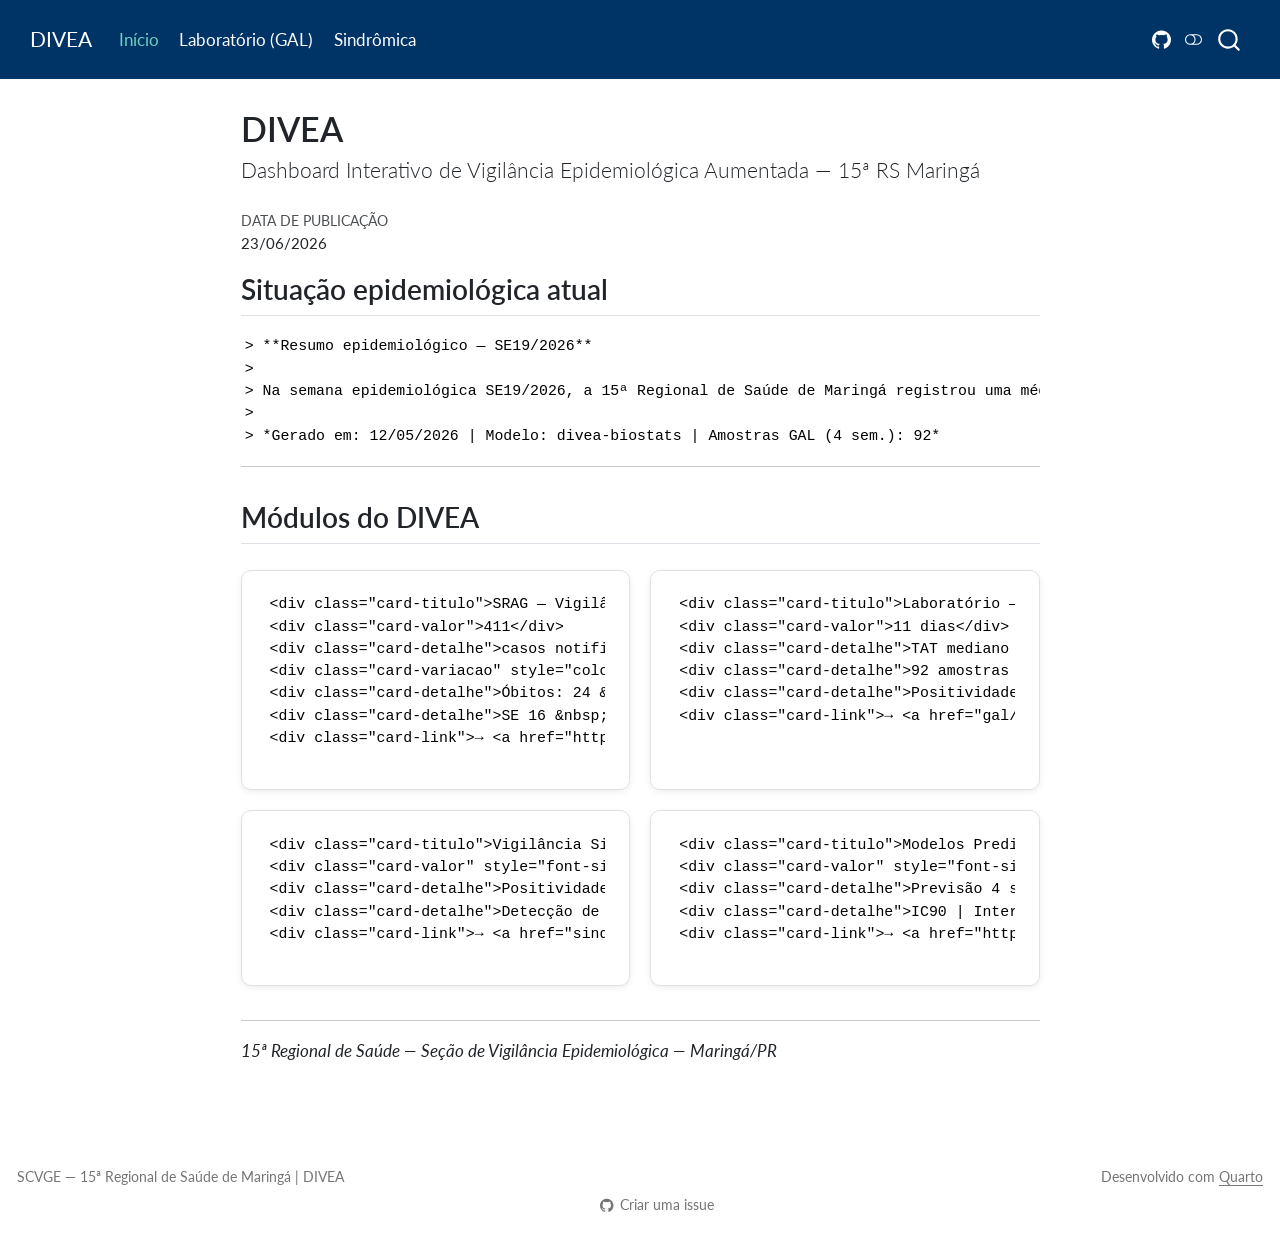
<file: docs/index.html>
<!DOCTYPE html>
<html xmlns="http://www.w3.org/1999/xhtml" lang="pt-BR" xml:lang="pt-BR"><head>

<meta charset="utf-8">
<meta name="generator" content="quarto-1.6.42">

<meta name="viewport" content="width=device-width, initial-scale=1.0, user-scalable=yes">


<title>DIVEA</title>
<style>
code{white-space: pre-wrap;}
span.smallcaps{font-variant: small-caps;}
div.columns{display: flex; gap: min(4vw, 1.5em);}
div.column{flex: auto; overflow-x: auto;}
div.hanging-indent{margin-left: 1.5em; text-indent: -1.5em;}
ul.task-list{list-style: none;}
ul.task-list li input[type="checkbox"] {
  width: 0.8em;
  margin: 0 0.8em 0.2em -1em; /* quarto-specific, see https://github.com/quarto-dev/quarto-cli/issues/4556 */ 
  vertical-align: middle;
}
</style>


<script src="site_libs/quarto-nav/quarto-nav.js"></script>
<script src="site_libs/quarto-nav/headroom.min.js"></script>
<script src="site_libs/clipboard/clipboard.min.js"></script>
<script src="site_libs/quarto-search/autocomplete.umd.js"></script>
<script src="site_libs/quarto-search/fuse.min.js"></script>
<script src="site_libs/quarto-search/quarto-search.js"></script>
<meta name="quarto:offset" content="./">
<script src="site_libs/quarto-html/quarto.js"></script>
<script src="site_libs/quarto-html/popper.min.js"></script>
<script src="site_libs/quarto-html/tippy.umd.min.js"></script>
<script src="site_libs/quarto-html/anchor.min.js"></script>
<link href="site_libs/quarto-html/tippy.css" rel="stylesheet">
<link href="site_libs/quarto-html/quarto-syntax-highlighting-2f5df379a58b258e96c21c0638c20c03.css" rel="stylesheet" class="quarto-color-scheme" id="quarto-text-highlighting-styles">
<link href="site_libs/quarto-html/quarto-syntax-highlighting-dark-b53751a350365c71b6c909e95f209ed1.css" rel="prefetch" class="quarto-color-scheme quarto-color-alternate" id="quarto-text-highlighting-styles">
<script src="site_libs/bootstrap/bootstrap.min.js"></script>
<link href="site_libs/bootstrap/bootstrap-icons.css" rel="stylesheet">
<link href="site_libs/bootstrap/bootstrap-c77d825158ff9deb2d9abb36619f6421.min.css" rel="stylesheet" append-hash="true" class="quarto-color-scheme" id="quarto-bootstrap" data-mode="light">
<link href="site_libs/bootstrap/bootstrap-dark-461fa23e56cb108241aca3fc94d9fae1.min.css" rel="prefetch" append-hash="true" class="quarto-color-scheme quarto-color-alternate" id="quarto-bootstrap" data-mode="dark">
<script id="quarto-search-options" type="application/json">{
  "location": "navbar",
  "copy-button": false,
  "collapse-after": 3,
  "panel-placement": "end",
  "type": "overlay",
  "limit": 50,
  "keyboard-shortcut": [
    "f",
    "/",
    "s"
  ],
  "show-item-context": false,
  "language": {
    "search-no-results-text": "Nenhum resultado",
    "search-matching-documents-text": "documentos correspondentes",
    "search-copy-link-title": "Copiar link para a busca",
    "search-hide-matches-text": "Esconder correspondências adicionais",
    "search-more-match-text": "mais correspondência neste documento",
    "search-more-matches-text": "mais correspondências neste documento",
    "search-clear-button-title": "Limpar",
    "search-text-placeholder": "",
    "search-detached-cancel-button-title": "Cancelar",
    "search-submit-button-title": "Enviar",
    "search-label": "Procurar"
  }
}</script>


</head>

<body class="nav-fixed fullcontent">

<div id="quarto-search-results"></div>
  <header id="quarto-header" class="headroom fixed-top">
    <nav class="navbar navbar-expand-lg " data-bs-theme="dark">
      <div class="navbar-container container-fluid">
      <div class="navbar-brand-container mx-auto">
    <a class="navbar-brand" href="./index.html">
    <span class="navbar-title">DIVEA</span>
    </a>
  </div>
            <div id="quarto-search" class="" title="Procurar"></div>
          <button class="navbar-toggler" type="button" data-bs-toggle="collapse" data-bs-target="#navbarCollapse" aria-controls="navbarCollapse" role="menu" aria-expanded="false" aria-label="Alternar de navegação" onclick="if (window.quartoToggleHeadroom) { window.quartoToggleHeadroom(); }">
  <span class="navbar-toggler-icon"></span>
</button>
          <div class="collapse navbar-collapse" id="navbarCollapse">
            <ul class="navbar-nav navbar-nav-scroll me-auto">
  <li class="nav-item">
    <a class="nav-link active" href="./index.html" aria-current="page"> 
<span class="menu-text">Início</span></a>
  </li>  
  <li class="nav-item">
    <a class="nav-link" href="./gal/index.html"> 
<span class="menu-text">Laboratório (GAL)</span></a>
  </li>  
  <li class="nav-item">
    <a class="nav-link" href="./sindromica/index.html"> 
<span class="menu-text">Sindrômica</span></a>
  </li>  
</ul>
            <ul class="navbar-nav navbar-nav-scroll ms-auto">
  <li class="nav-item compact">
    <a class="nav-link" href="https://github.com/valentim1979/divea-tese"> <i class="bi bi-github" role="img">
</i> 
<span class="menu-text"></span></a>
  </li>  
</ul>
          </div> <!-- /navcollapse -->
            <div class="quarto-navbar-tools">
  <a href="" class="quarto-color-scheme-toggle quarto-navigation-tool  px-1" onclick="window.quartoToggleColorScheme(); return false;" title="Alternar modo escuro"><i class="bi"></i></a>
</div>
      </div> <!-- /container-fluid -->
    </nav>
</header>
<!-- content -->
<div id="quarto-content" class="quarto-container page-columns page-rows-contents page-layout-article page-navbar">
<!-- sidebar -->
<!-- margin-sidebar -->
    
<!-- main -->
<main class="content" id="quarto-document-content">

<header id="title-block-header" class="quarto-title-block default">
<div class="quarto-title">
<h1 class="title">DIVEA</h1>
<p class="subtitle lead">Dashboard Interativo de Vigilância Epidemiológica Aumentada — 15ª RS Maringá</p>
</div>



<div class="quarto-title-meta">

    
    <div>
    <div class="quarto-title-meta-heading">Data de Publicação</div>
    <div class="quarto-title-meta-contents">
      <p class="date">23/06/2026</p>
    </div>
  </div>
  
    
  </div>
  


</header>


<style>
.divea-cards {
  display: grid;
  grid-template-columns: repeat(auto-fit, minmax(260px, 1fr));
  gap: 1.2rem;
  margin: 1.5rem 0 2rem 0;
}
.divea-card {
  border: 1px solid #dee2e6;
  border-radius: 10px;
  padding: 1.2rem 1.4rem;
  background: #fff;
  box-shadow: 0 2px 6px rgba(0,0,0,.07);
  display: flex;
  flex-direction: column;
  gap: .4rem;
}
.divea-card .card-titulo {
  font-size: .8rem;
  font-weight: 600;
  text-transform: uppercase;
  letter-spacing: .05em;
  color: #6c757d;
}
.divea-card .card-valor {
  font-size: 2rem;
  font-weight: 700;
  color: #003366;
  line-height: 1.1;
}
.divea-card .card-detalhe { font-size: .85rem; color: #495057; }
.divea-card .card-variacao { font-size: .9rem; font-weight: 600; }
.divea-card .card-link {
  margin-top: auto;
  padding-top: .6rem;
  font-size: .82rem;
}
.divea-card .card-link a {
  color: #003366;
  text-decoration: none;
  border-bottom: 1px dashed #003366;
}
.divea-card .card-link a:hover { border-bottom-style: solid; }
.card-tag-dev {
  display: inline-block;
  background: #fff3cd;
  color: #856404;
  border-radius: 4px;
  font-size: .75rem;
  padding: 2px 7px;
  font-weight: 600;
}
</style>
<section id="situação-epidemiológica-atual" class="level2">
<h2 class="anchored" data-anchor-id="situação-epidemiológica-atual">Situação epidemiológica atual</h2>
<div class="cell">
<div class="cell-output cell-output-stdout">
<pre><code>&gt; **Resumo epidemiológico — SE19/2026**
&gt;
&gt; Na semana epidemiológica SE19/2026, a 15ª Regional de Saúde de Maringá registrou uma média semanal de 31 casos de SRAG nas últimas quatro semanas, com um total acumulado de 411 casos e 24 óbitos em 2026. Os modelos preditivos indicam que a tendência é de aumento, prevendo cerca de 653 casos na próxima semana (IC90: 484–744) e aproximadamente 805 casos quatro semanas adiante. O rinovírus é o agente viral predominante, mas há circulação de influenza e VSR, que podem contribuir para um aumento nos casos de SRAG nos próximos meses. É recomendado intensificar ações preventivas, como vacinação e promoção da higiene, além de preparar os recursos hospitalares para enfrentar essa tendência crescente.
&gt;
&gt; *Gerado em: 12/05/2026 | Modelo: divea-biostats | Amostras GAL (4 sem.): 92*</code></pre>
</div>
</div>
<hr>
</section>
<section id="módulos-do-divea" class="level2">
<h2 class="anchored" data-anchor-id="módulos-do-divea">Módulos do DIVEA</h2>
<div class="divea-cards">
<div class="divea-card">
<pre><code>&lt;div class="card-titulo"&gt;SRAG — Vigilância Universal&lt;/div&gt;
&lt;div class="card-valor"&gt;411&lt;/div&gt;
&lt;div class="card-detalhe"&gt;casos notificados em 2026&lt;/div&gt;
&lt;div class="card-variacao" style="color:#2ca02c"&gt;▼ -78.2% vs. semana anterior&lt;/div&gt;
&lt;div class="card-detalhe"&gt;Óbitos: 24 &amp;nbsp;|&amp;nbsp; Vírus pred.: Rinovírus&lt;/div&gt;
&lt;div class="card-detalhe"&gt;SE 16 &amp;nbsp;|&amp;nbsp; Atualizado: 12/05/2026&lt;/div&gt;
&lt;div class="card-link"&gt;→ &lt;a href="https://valentim1979.github.io/vigilancia-epidemiologica/" target="_blank"&gt;Dashboard SRAG completo ↗&lt;/a&gt;&lt;/div&gt;</code></pre>
</div>
<div class="divea-card">
<pre><code>&lt;div class="card-titulo"&gt;Laboratório — GAL / LACEN-PR&lt;/div&gt;
&lt;div class="card-valor"&gt;11 dias&lt;/div&gt;
&lt;div class="card-detalhe"&gt;TAT mediano — coleta até resultado&lt;/div&gt;
&lt;div class="card-detalhe"&gt;92 amostras nas últimas 4 semanas | 15ª RS&lt;/div&gt;
&lt;div class="card-detalhe"&gt;Positividade viral, TAT por município, benchmarking PR&lt;/div&gt;
&lt;div class="card-link"&gt;→ &lt;a href="gal/index.html"&gt;Análise laboratorial completa&lt;/a&gt;&lt;/div&gt;</code></pre>
</div>
<div class="divea-card">
<pre><code>&lt;div class="card-titulo"&gt;Vigilância Sindrômica &lt;span class="card-tag-dev"&gt;Em desenvolvimento&lt;/span&gt;&lt;/div&gt;
&lt;div class="card-valor" style="font-size:1.1rem;color:#6c757d;"&gt;GAL + SIVEP-Gripe&lt;/div&gt;
&lt;div class="card-detalhe"&gt;Positividade viral semanal e co-circulação&lt;/div&gt;
&lt;div class="card-detalhe"&gt;Detecção de anomalias e vínculo GAL × SINAN&lt;/div&gt;
&lt;div class="card-link"&gt;→ &lt;a href="sindromica/index.html"&gt;Ver módulo&lt;/a&gt;&lt;/div&gt;</code></pre>
</div>
<div class="divea-card">
<pre><code>&lt;div class="card-titulo"&gt;Modelos Preditivos &lt;span class="card-tag-dev"&gt;Acesso interno&lt;/span&gt;&lt;/div&gt;
&lt;div class="card-valor" style="font-size:1.1rem;color:#003366;"&gt;LSTM + TFT&lt;/div&gt;
&lt;div class="card-detalhe"&gt;Previsão 4 semanas: SRAG, Influenza, VSR&lt;/div&gt;
&lt;div class="card-detalhe"&gt;IC90 | Interpretação via Qwen 2.5 14B&lt;/div&gt;
&lt;div class="card-link"&gt;→ &lt;a href="http://localhost:8501" target="_blank"&gt;Painel Streamlit (rede interna)&lt;/a&gt;&lt;/div&gt;</code></pre>
</div>
</div>
<hr>
<p><em>15ª Regional de Saúde — Seção de Vigilância Epidemiológica — Maringá/PR</em></p>


</section>

</main> <!-- /main -->
<script id="quarto-html-after-body" type="application/javascript">
window.document.addEventListener("DOMContentLoaded", function (event) {
  const toggleBodyColorMode = (bsSheetEl) => {
    const mode = bsSheetEl.getAttribute("data-mode");
    const bodyEl = window.document.querySelector("body");
    if (mode === "dark") {
      bodyEl.classList.add("quarto-dark");
      bodyEl.classList.remove("quarto-light");
    } else {
      bodyEl.classList.add("quarto-light");
      bodyEl.classList.remove("quarto-dark");
    }
  }
  const toggleBodyColorPrimary = () => {
    const bsSheetEl = window.document.querySelector("link#quarto-bootstrap");
    if (bsSheetEl) {
      toggleBodyColorMode(bsSheetEl);
    }
  }
  toggleBodyColorPrimary();  
  const disableStylesheet = (stylesheets) => {
    for (let i=0; i < stylesheets.length; i++) {
      const stylesheet = stylesheets[i];
      stylesheet.rel = 'prefetch';
    }
  }
  const enableStylesheet = (stylesheets) => {
    for (let i=0; i < stylesheets.length; i++) {
      const stylesheet = stylesheets[i];
      stylesheet.rel = 'stylesheet';
    }
  }
  const manageTransitions = (selector, allowTransitions) => {
    const els = window.document.querySelectorAll(selector);
    for (let i=0; i < els.length; i++) {
      const el = els[i];
      if (allowTransitions) {
        el.classList.remove('notransition');
      } else {
        el.classList.add('notransition');
      }
    }
  }
  const toggleGiscusIfUsed = (isAlternate, darkModeDefault) => {
    const baseTheme = document.querySelector('#giscus-base-theme')?.value ?? 'light';
    const alternateTheme = document.querySelector('#giscus-alt-theme')?.value ?? 'dark';
    let newTheme = '';
    if(darkModeDefault) {
      newTheme = isAlternate ? baseTheme : alternateTheme;
    } else {
      newTheme = isAlternate ? alternateTheme : baseTheme;
    }
    const changeGiscusTheme = () => {
      // From: https://github.com/giscus/giscus/issues/336
      const sendMessage = (message) => {
        const iframe = document.querySelector('iframe.giscus-frame');
        if (!iframe) return;
        iframe.contentWindow.postMessage({ giscus: message }, 'https://giscus.app');
      }
      sendMessage({
        setConfig: {
          theme: newTheme
        }
      });
    }
    const isGiscussLoaded = window.document.querySelector('iframe.giscus-frame') !== null;
    if (isGiscussLoaded) {
      changeGiscusTheme();
    }
  }
  const toggleColorMode = (alternate) => {
    // Switch the stylesheets
    const alternateStylesheets = window.document.querySelectorAll('link.quarto-color-scheme.quarto-color-alternate');
    manageTransitions('#quarto-margin-sidebar .nav-link', false);
    if (alternate) {
      enableStylesheet(alternateStylesheets);
      for (const sheetNode of alternateStylesheets) {
        if (sheetNode.id === "quarto-bootstrap") {
          toggleBodyColorMode(sheetNode);
        }
      }
    } else {
      disableStylesheet(alternateStylesheets);
      toggleBodyColorPrimary();
    }
    manageTransitions('#quarto-margin-sidebar .nav-link', true);
    // Switch the toggles
    const toggles = window.document.querySelectorAll('.quarto-color-scheme-toggle');
    for (let i=0; i < toggles.length; i++) {
      const toggle = toggles[i];
      if (toggle) {
        if (alternate) {
          toggle.classList.add("alternate");     
        } else {
          toggle.classList.remove("alternate");
        }
      }
    }
    // Hack to workaround the fact that safari doesn't
    // properly recolor the scrollbar when toggling (#1455)
    if (navigator.userAgent.indexOf('Safari') > 0 && navigator.userAgent.indexOf('Chrome') == -1) {
      manageTransitions("body", false);
      window.scrollTo(0, 1);
      setTimeout(() => {
        window.scrollTo(0, 0);
        manageTransitions("body", true);
      }, 40);  
    }
  }
  const isFileUrl = () => { 
    return window.location.protocol === 'file:';
  }
  const hasAlternateSentinel = () => {  
    let styleSentinel = getColorSchemeSentinel();
    if (styleSentinel !== null) {
      return styleSentinel === "alternate";
    } else {
      return false;
    }
  }
  const setStyleSentinel = (alternate) => {
    const value = alternate ? "alternate" : "default";
    if (!isFileUrl()) {
      window.localStorage.setItem("quarto-color-scheme", value);
    } else {
      localAlternateSentinel = value;
    }
  }
  const getColorSchemeSentinel = () => {
    if (!isFileUrl()) {
      const storageValue = window.localStorage.getItem("quarto-color-scheme");
      return storageValue != null ? storageValue : localAlternateSentinel;
    } else {
      return localAlternateSentinel;
    }
  }
  const darkModeDefault = false;
  let localAlternateSentinel = darkModeDefault ? 'alternate' : 'default';
  // Dark / light mode switch
  window.quartoToggleColorScheme = () => {
    // Read the current dark / light value 
    let toAlternate = !hasAlternateSentinel();
    toggleColorMode(toAlternate);
    setStyleSentinel(toAlternate);
    toggleGiscusIfUsed(toAlternate, darkModeDefault);
  };
  // Ensure there is a toggle, if there isn't float one in the top right
  if (window.document.querySelector('.quarto-color-scheme-toggle') === null) {
    const a = window.document.createElement('a');
    a.classList.add('top-right');
    a.classList.add('quarto-color-scheme-toggle');
    a.href = "";
    a.onclick = function() { try { window.quartoToggleColorScheme(); } catch {} return false; };
    const i = window.document.createElement("i");
    i.classList.add('bi');
    a.appendChild(i);
    window.document.body.appendChild(a);
  }
  // Switch to dark mode if need be
  if (hasAlternateSentinel()) {
    toggleColorMode(true);
  } else {
    toggleColorMode(false);
  }
  const icon = "";
  const anchorJS = new window.AnchorJS();
  anchorJS.options = {
    placement: 'right',
    icon: icon
  };
  anchorJS.add('.anchored');
  const isCodeAnnotation = (el) => {
    for (const clz of el.classList) {
      if (clz.startsWith('code-annotation-')) {                     
        return true;
      }
    }
    return false;
  }
  const onCopySuccess = function(e) {
    // button target
    const button = e.trigger;
    // don't keep focus
    button.blur();
    // flash "checked"
    button.classList.add('code-copy-button-checked');
    var currentTitle = button.getAttribute("title");
    button.setAttribute("title", "Copiada");
    let tooltip;
    if (window.bootstrap) {
      button.setAttribute("data-bs-toggle", "tooltip");
      button.setAttribute("data-bs-placement", "left");
      button.setAttribute("data-bs-title", "Copiada");
      tooltip = new bootstrap.Tooltip(button, 
        { trigger: "manual", 
          customClass: "code-copy-button-tooltip",
          offset: [0, -8]});
      tooltip.show();    
    }
    setTimeout(function() {
      if (tooltip) {
        tooltip.hide();
        button.removeAttribute("data-bs-title");
        button.removeAttribute("data-bs-toggle");
        button.removeAttribute("data-bs-placement");
      }
      button.setAttribute("title", currentTitle);
      button.classList.remove('code-copy-button-checked');
    }, 1000);
    // clear code selection
    e.clearSelection();
  }
  const getTextToCopy = function(trigger) {
      const codeEl = trigger.previousElementSibling.cloneNode(true);
      for (const childEl of codeEl.children) {
        if (isCodeAnnotation(childEl)) {
          childEl.remove();
        }
      }
      return codeEl.innerText;
  }
  const clipboard = new window.ClipboardJS('.code-copy-button:not([data-in-quarto-modal])', {
    text: getTextToCopy
  });
  clipboard.on('success', onCopySuccess);
  if (window.document.getElementById('quarto-embedded-source-code-modal')) {
    const clipboardModal = new window.ClipboardJS('.code-copy-button[data-in-quarto-modal]', {
      text: getTextToCopy,
      container: window.document.getElementById('quarto-embedded-source-code-modal')
    });
    clipboardModal.on('success', onCopySuccess);
  }
    var localhostRegex = new RegExp(/^(?:http|https):\/\/localhost\:?[0-9]*\//);
    var mailtoRegex = new RegExp(/^mailto:/);
      var filterRegex = new RegExp('/' + window.location.host + '/');
    var isInternal = (href) => {
        return filterRegex.test(href) || localhostRegex.test(href) || mailtoRegex.test(href);
    }
    // Inspect non-navigation links and adorn them if external
 	var links = window.document.querySelectorAll('a[href]:not(.nav-link):not(.navbar-brand):not(.toc-action):not(.sidebar-link):not(.sidebar-item-toggle):not(.pagination-link):not(.no-external):not([aria-hidden]):not(.dropdown-item):not(.quarto-navigation-tool):not(.about-link)');
    for (var i=0; i<links.length; i++) {
      const link = links[i];
      if (!isInternal(link.href)) {
        // undo the damage that might have been done by quarto-nav.js in the case of
        // links that we want to consider external
        if (link.dataset.originalHref !== undefined) {
          link.href = link.dataset.originalHref;
        }
      }
    }
  function tippyHover(el, contentFn, onTriggerFn, onUntriggerFn) {
    const config = {
      allowHTML: true,
      maxWidth: 500,
      delay: 100,
      arrow: false,
      appendTo: function(el) {
          return el.parentElement;
      },
      interactive: true,
      interactiveBorder: 10,
      theme: 'quarto',
      placement: 'bottom-start',
    };
    if (contentFn) {
      config.content = contentFn;
    }
    if (onTriggerFn) {
      config.onTrigger = onTriggerFn;
    }
    if (onUntriggerFn) {
      config.onUntrigger = onUntriggerFn;
    }
    window.tippy(el, config); 
  }
  const noterefs = window.document.querySelectorAll('a[role="doc-noteref"]');
  for (var i=0; i<noterefs.length; i++) {
    const ref = noterefs[i];
    tippyHover(ref, function() {
      // use id or data attribute instead here
      let href = ref.getAttribute('data-footnote-href') || ref.getAttribute('href');
      try { href = new URL(href).hash; } catch {}
      const id = href.replace(/^#\/?/, "");
      const note = window.document.getElementById(id);
      if (note) {
        return note.innerHTML;
      } else {
        return "";
      }
    });
  }
  const xrefs = window.document.querySelectorAll('a.quarto-xref');
  const processXRef = (id, note) => {
    // Strip column container classes
    const stripColumnClz = (el) => {
      el.classList.remove("page-full", "page-columns");
      if (el.children) {
        for (const child of el.children) {
          stripColumnClz(child);
        }
      }
    }
    stripColumnClz(note)
    if (id === null || id.startsWith('sec-')) {
      // Special case sections, only their first couple elements
      const container = document.createElement("div");
      if (note.children && note.children.length > 2) {
        container.appendChild(note.children[0].cloneNode(true));
        for (let i = 1; i < note.children.length; i++) {
          const child = note.children[i];
          if (child.tagName === "P" && child.innerText === "") {
            continue;
          } else {
            container.appendChild(child.cloneNode(true));
            break;
          }
        }
        if (window.Quarto?.typesetMath) {
          window.Quarto.typesetMath(container);
        }
        return container.innerHTML
      } else {
        if (window.Quarto?.typesetMath) {
          window.Quarto.typesetMath(note);
        }
        return note.innerHTML;
      }
    } else {
      // Remove any anchor links if they are present
      const anchorLink = note.querySelector('a.anchorjs-link');
      if (anchorLink) {
        anchorLink.remove();
      }
      if (window.Quarto?.typesetMath) {
        window.Quarto.typesetMath(note);
      }
      if (note.classList.contains("callout")) {
        return note.outerHTML;
      } else {
        return note.innerHTML;
      }
    }
  }
  for (var i=0; i<xrefs.length; i++) {
    const xref = xrefs[i];
    tippyHover(xref, undefined, function(instance) {
      instance.disable();
      let url = xref.getAttribute('href');
      let hash = undefined; 
      if (url.startsWith('#')) {
        hash = url;
      } else {
        try { hash = new URL(url).hash; } catch {}
      }
      if (hash) {
        const id = hash.replace(/^#\/?/, "");
        const note = window.document.getElementById(id);
        if (note !== null) {
          try {
            const html = processXRef(id, note.cloneNode(true));
            instance.setContent(html);
          } finally {
            instance.enable();
            instance.show();
          }
        } else {
          // See if we can fetch this
          fetch(url.split('#')[0])
          .then(res => res.text())
          .then(html => {
            const parser = new DOMParser();
            const htmlDoc = parser.parseFromString(html, "text/html");
            const note = htmlDoc.getElementById(id);
            if (note !== null) {
              const html = processXRef(id, note);
              instance.setContent(html);
            } 
          }).finally(() => {
            instance.enable();
            instance.show();
          });
        }
      } else {
        // See if we can fetch a full url (with no hash to target)
        // This is a special case and we should probably do some content thinning / targeting
        fetch(url)
        .then(res => res.text())
        .then(html => {
          const parser = new DOMParser();
          const htmlDoc = parser.parseFromString(html, "text/html");
          const note = htmlDoc.querySelector('main.content');
          if (note !== null) {
            // This should only happen for chapter cross references
            // (since there is no id in the URL)
            // remove the first header
            if (note.children.length > 0 && note.children[0].tagName === "HEADER") {
              note.children[0].remove();
            }
            const html = processXRef(null, note);
            instance.setContent(html);
          } 
        }).finally(() => {
          instance.enable();
          instance.show();
        });
      }
    }, function(instance) {
    });
  }
      let selectedAnnoteEl;
      const selectorForAnnotation = ( cell, annotation) => {
        let cellAttr = 'data-code-cell="' + cell + '"';
        let lineAttr = 'data-code-annotation="' +  annotation + '"';
        const selector = 'span[' + cellAttr + '][' + lineAttr + ']';
        return selector;
      }
      const selectCodeLines = (annoteEl) => {
        const doc = window.document;
        const targetCell = annoteEl.getAttribute("data-target-cell");
        const targetAnnotation = annoteEl.getAttribute("data-target-annotation");
        const annoteSpan = window.document.querySelector(selectorForAnnotation(targetCell, targetAnnotation));
        const lines = annoteSpan.getAttribute("data-code-lines").split(",");
        const lineIds = lines.map((line) => {
          return targetCell + "-" + line;
        })
        let top = null;
        let height = null;
        let parent = null;
        if (lineIds.length > 0) {
            //compute the position of the single el (top and bottom and make a div)
            const el = window.document.getElementById(lineIds[0]);
            top = el.offsetTop;
            height = el.offsetHeight;
            parent = el.parentElement.parentElement;
          if (lineIds.length > 1) {
            const lastEl = window.document.getElementById(lineIds[lineIds.length - 1]);
            const bottom = lastEl.offsetTop + lastEl.offsetHeight;
            height = bottom - top;
          }
          if (top !== null && height !== null && parent !== null) {
            // cook up a div (if necessary) and position it 
            let div = window.document.getElementById("code-annotation-line-highlight");
            if (div === null) {
              div = window.document.createElement("div");
              div.setAttribute("id", "code-annotation-line-highlight");
              div.style.position = 'absolute';
              parent.appendChild(div);
            }
            div.style.top = top - 2 + "px";
            div.style.height = height + 4 + "px";
            div.style.left = 0;
            let gutterDiv = window.document.getElementById("code-annotation-line-highlight-gutter");
            if (gutterDiv === null) {
              gutterDiv = window.document.createElement("div");
              gutterDiv.setAttribute("id", "code-annotation-line-highlight-gutter");
              gutterDiv.style.position = 'absolute';
              const codeCell = window.document.getElementById(targetCell);
              const gutter = codeCell.querySelector('.code-annotation-gutter');
              gutter.appendChild(gutterDiv);
            }
            gutterDiv.style.top = top - 2 + "px";
            gutterDiv.style.height = height + 4 + "px";
          }
          selectedAnnoteEl = annoteEl;
        }
      };
      const unselectCodeLines = () => {
        const elementsIds = ["code-annotation-line-highlight", "code-annotation-line-highlight-gutter"];
        elementsIds.forEach((elId) => {
          const div = window.document.getElementById(elId);
          if (div) {
            div.remove();
          }
        });
        selectedAnnoteEl = undefined;
      };
        // Handle positioning of the toggle
    window.addEventListener(
      "resize",
      throttle(() => {
        elRect = undefined;
        if (selectedAnnoteEl) {
          selectCodeLines(selectedAnnoteEl);
        }
      }, 10)
    );
    function throttle(fn, ms) {
    let throttle = false;
    let timer;
      return (...args) => {
        if(!throttle) { // first call gets through
            fn.apply(this, args);
            throttle = true;
        } else { // all the others get throttled
            if(timer) clearTimeout(timer); // cancel #2
            timer = setTimeout(() => {
              fn.apply(this, args);
              timer = throttle = false;
            }, ms);
        }
      };
    }
      // Attach click handler to the DT
      const annoteDls = window.document.querySelectorAll('dt[data-target-cell]');
      for (const annoteDlNode of annoteDls) {
        annoteDlNode.addEventListener('click', (event) => {
          const clickedEl = event.target;
          if (clickedEl !== selectedAnnoteEl) {
            unselectCodeLines();
            const activeEl = window.document.querySelector('dt[data-target-cell].code-annotation-active');
            if (activeEl) {
              activeEl.classList.remove('code-annotation-active');
            }
            selectCodeLines(clickedEl);
            clickedEl.classList.add('code-annotation-active');
          } else {
            // Unselect the line
            unselectCodeLines();
            clickedEl.classList.remove('code-annotation-active');
          }
        });
      }
  const findCites = (el) => {
    const parentEl = el.parentElement;
    if (parentEl) {
      const cites = parentEl.dataset.cites;
      if (cites) {
        return {
          el,
          cites: cites.split(' ')
        };
      } else {
        return findCites(el.parentElement)
      }
    } else {
      return undefined;
    }
  };
  var bibliorefs = window.document.querySelectorAll('a[role="doc-biblioref"]');
  for (var i=0; i<bibliorefs.length; i++) {
    const ref = bibliorefs[i];
    const citeInfo = findCites(ref);
    if (citeInfo) {
      tippyHover(citeInfo.el, function() {
        var popup = window.document.createElement('div');
        citeInfo.cites.forEach(function(cite) {
          var citeDiv = window.document.createElement('div');
          citeDiv.classList.add('hanging-indent');
          citeDiv.classList.add('csl-entry');
          var biblioDiv = window.document.getElementById('ref-' + cite);
          if (biblioDiv) {
            citeDiv.innerHTML = biblioDiv.innerHTML;
          }
          popup.appendChild(citeDiv);
        });
        return popup.innerHTML;
      });
    }
  }
});
</script>
</div> <!-- /content -->
<footer class="footer">
  <div class="nav-footer">
    <div class="nav-footer-left">
<p>SCVGE — 15ª Regional de Saúde de Maringá | DIVEA</p>
</div>   
    <div class="nav-footer-center">
      &nbsp;
    <div class="toc-actions"><ul><li><a href="https://github.com/valentim1979/divea-tese/issues/new" class="toc-action"><i class="bi bi-github"></i>Criar uma issue</a></li></ul></div></div>
    <div class="nav-footer-right">
<p>Desenvolvido com <a href="https://quarto.org">Quarto</a></p>
</div>
  </div>
</footer>




</body></html>
</file>
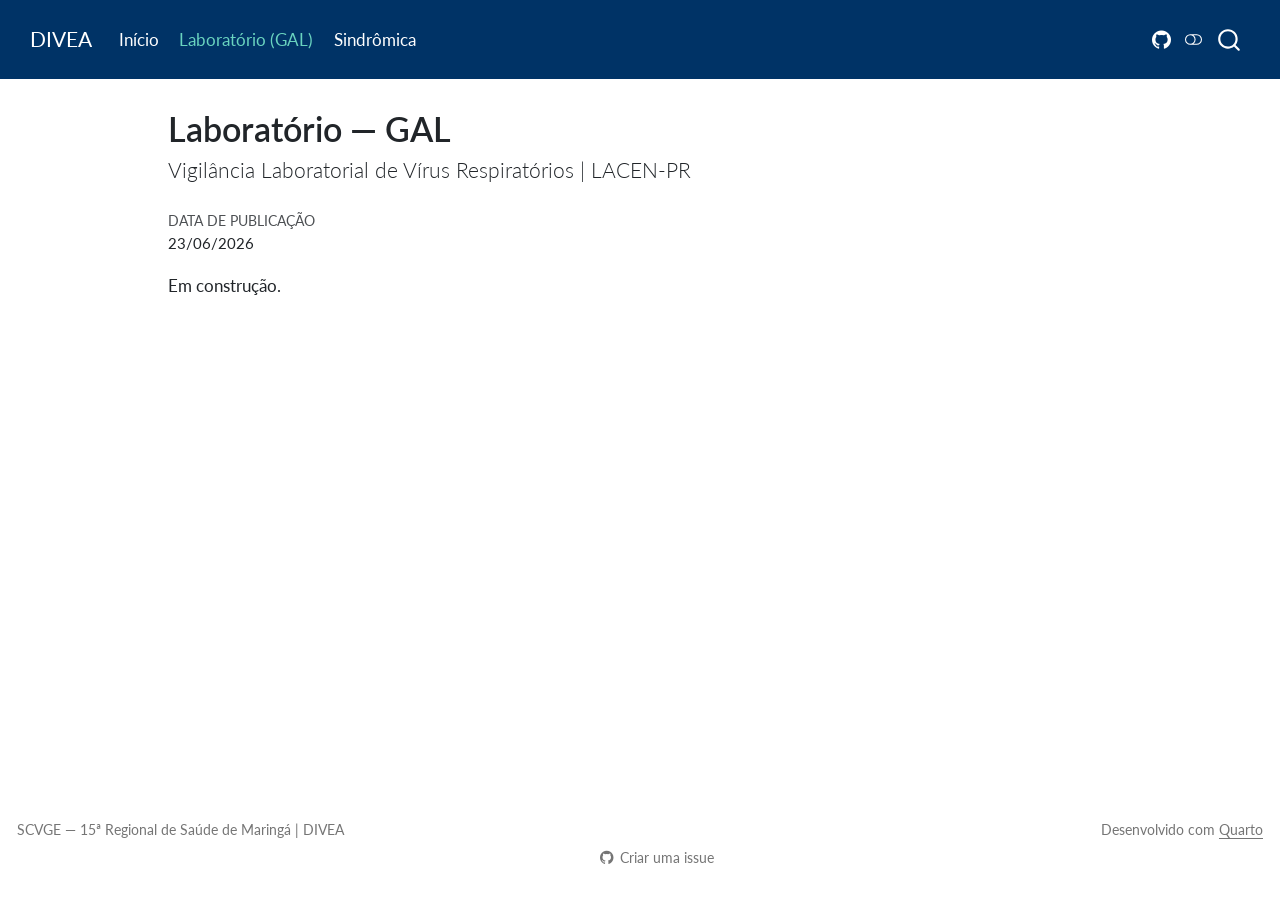
<file: docs/gal/index.html>
<!DOCTYPE html>
<html xmlns="http://www.w3.org/1999/xhtml" lang="pt-BR" xml:lang="pt-BR"><head>

<meta charset="utf-8">
<meta name="generator" content="quarto-1.6.42">

<meta name="viewport" content="width=device-width, initial-scale=1.0, user-scalable=yes">


<title>Laboratório — GAL – DIVEA</title>
<style>
code{white-space: pre-wrap;}
span.smallcaps{font-variant: small-caps;}
div.columns{display: flex; gap: min(4vw, 1.5em);}
div.column{flex: auto; overflow-x: auto;}
div.hanging-indent{margin-left: 1.5em; text-indent: -1.5em;}
ul.task-list{list-style: none;}
ul.task-list li input[type="checkbox"] {
  width: 0.8em;
  margin: 0 0.8em 0.2em -1em; /* quarto-specific, see https://github.com/quarto-dev/quarto-cli/issues/4556 */ 
  vertical-align: middle;
}
</style>


<script src="../site_libs/quarto-nav/quarto-nav.js"></script>
<script src="../site_libs/quarto-nav/headroom.min.js"></script>
<script src="../site_libs/clipboard/clipboard.min.js"></script>
<script src="../site_libs/quarto-search/autocomplete.umd.js"></script>
<script src="../site_libs/quarto-search/fuse.min.js"></script>
<script src="../site_libs/quarto-search/quarto-search.js"></script>
<meta name="quarto:offset" content="../">
<script src="../site_libs/quarto-html/quarto.js"></script>
<script src="../site_libs/quarto-html/popper.min.js"></script>
<script src="../site_libs/quarto-html/tippy.umd.min.js"></script>
<script src="../site_libs/quarto-html/anchor.min.js"></script>
<link href="../site_libs/quarto-html/tippy.css" rel="stylesheet">
<link href="../site_libs/quarto-html/quarto-syntax-highlighting-2f5df379a58b258e96c21c0638c20c03.css" rel="stylesheet" class="quarto-color-scheme" id="quarto-text-highlighting-styles">
<link href="../site_libs/quarto-html/quarto-syntax-highlighting-dark-b53751a350365c71b6c909e95f209ed1.css" rel="prefetch" class="quarto-color-scheme quarto-color-alternate" id="quarto-text-highlighting-styles">
<script src="../site_libs/bootstrap/bootstrap.min.js"></script>
<link href="../site_libs/bootstrap/bootstrap-icons.css" rel="stylesheet">
<link href="../site_libs/bootstrap/bootstrap-c77d825158ff9deb2d9abb36619f6421.min.css" rel="stylesheet" append-hash="true" class="quarto-color-scheme" id="quarto-bootstrap" data-mode="light">
<link href="../site_libs/bootstrap/bootstrap-dark-461fa23e56cb108241aca3fc94d9fae1.min.css" rel="prefetch" append-hash="true" class="quarto-color-scheme quarto-color-alternate" id="quarto-bootstrap" data-mode="dark">
<script id="quarto-search-options" type="application/json">{
  "location": "navbar",
  "copy-button": false,
  "collapse-after": 3,
  "panel-placement": "end",
  "type": "overlay",
  "limit": 50,
  "keyboard-shortcut": [
    "f",
    "/",
    "s"
  ],
  "show-item-context": false,
  "language": {
    "search-no-results-text": "Nenhum resultado",
    "search-matching-documents-text": "documentos correspondentes",
    "search-copy-link-title": "Copiar link para a busca",
    "search-hide-matches-text": "Esconder correspondências adicionais",
    "search-more-match-text": "mais correspondência neste documento",
    "search-more-matches-text": "mais correspondências neste documento",
    "search-clear-button-title": "Limpar",
    "search-text-placeholder": "",
    "search-detached-cancel-button-title": "Cancelar",
    "search-submit-button-title": "Enviar",
    "search-label": "Procurar"
  }
}</script>


</head>

<body class="nav-fixed">

<div id="quarto-search-results"></div>
  <header id="quarto-header" class="headroom fixed-top">
    <nav class="navbar navbar-expand-lg " data-bs-theme="dark">
      <div class="navbar-container container-fluid">
      <div class="navbar-brand-container mx-auto">
    <a class="navbar-brand" href="../index.html">
    <span class="navbar-title">DIVEA</span>
    </a>
  </div>
            <div id="quarto-search" class="" title="Procurar"></div>
          <button class="navbar-toggler" type="button" data-bs-toggle="collapse" data-bs-target="#navbarCollapse" aria-controls="navbarCollapse" role="menu" aria-expanded="false" aria-label="Alternar de navegação" onclick="if (window.quartoToggleHeadroom) { window.quartoToggleHeadroom(); }">
  <span class="navbar-toggler-icon"></span>
</button>
          <div class="collapse navbar-collapse" id="navbarCollapse">
            <ul class="navbar-nav navbar-nav-scroll me-auto">
  <li class="nav-item">
    <a class="nav-link" href="../index.html"> 
<span class="menu-text">Início</span></a>
  </li>  
  <li class="nav-item">
    <a class="nav-link active" href="../gal/index.html" aria-current="page"> 
<span class="menu-text">Laboratório (GAL)</span></a>
  </li>  
  <li class="nav-item">
    <a class="nav-link" href="../sindromica/index.html"> 
<span class="menu-text">Sindrômica</span></a>
  </li>  
</ul>
            <ul class="navbar-nav navbar-nav-scroll ms-auto">
  <li class="nav-item compact">
    <a class="nav-link" href="https://github.com/valentim1979/divea-tese"> <i class="bi bi-github" role="img">
</i> 
<span class="menu-text"></span></a>
  </li>  
</ul>
          </div> <!-- /navcollapse -->
            <div class="quarto-navbar-tools">
  <a href="" class="quarto-color-scheme-toggle quarto-navigation-tool  px-1" onclick="window.quartoToggleColorScheme(); return false;" title="Alternar modo escuro"><i class="bi"></i></a>
</div>
      </div> <!-- /container-fluid -->
    </nav>
</header>
<!-- content -->
<div id="quarto-content" class="quarto-container page-columns page-rows-contents page-layout-article page-navbar">
<!-- sidebar -->
<!-- margin-sidebar -->
    <div id="quarto-margin-sidebar" class="sidebar margin-sidebar zindex-bottom">
        
    </div>
<!-- main -->
<main class="content" id="quarto-document-content">

<header id="title-block-header" class="quarto-title-block default">
<div class="quarto-title">
<h1 class="title">Laboratório — GAL</h1>
<p class="subtitle lead">Vigilância Laboratorial de Vírus Respiratórios | LACEN-PR</p>
</div>



<div class="quarto-title-meta">

    
    <div>
    <div class="quarto-title-meta-heading">Data de Publicação</div>
    <div class="quarto-title-meta-contents">
      <p class="date">23/06/2026</p>
    </div>
  </div>
  
    
  </div>
  


</header>


<p>Em construção.</p>



</main> <!-- /main -->
<script id="quarto-html-after-body" type="application/javascript">
window.document.addEventListener("DOMContentLoaded", function (event) {
  const toggleBodyColorMode = (bsSheetEl) => {
    const mode = bsSheetEl.getAttribute("data-mode");
    const bodyEl = window.document.querySelector("body");
    if (mode === "dark") {
      bodyEl.classList.add("quarto-dark");
      bodyEl.classList.remove("quarto-light");
    } else {
      bodyEl.classList.add("quarto-light");
      bodyEl.classList.remove("quarto-dark");
    }
  }
  const toggleBodyColorPrimary = () => {
    const bsSheetEl = window.document.querySelector("link#quarto-bootstrap");
    if (bsSheetEl) {
      toggleBodyColorMode(bsSheetEl);
    }
  }
  toggleBodyColorPrimary();  
  const disableStylesheet = (stylesheets) => {
    for (let i=0; i < stylesheets.length; i++) {
      const stylesheet = stylesheets[i];
      stylesheet.rel = 'prefetch';
    }
  }
  const enableStylesheet = (stylesheets) => {
    for (let i=0; i < stylesheets.length; i++) {
      const stylesheet = stylesheets[i];
      stylesheet.rel = 'stylesheet';
    }
  }
  const manageTransitions = (selector, allowTransitions) => {
    const els = window.document.querySelectorAll(selector);
    for (let i=0; i < els.length; i++) {
      const el = els[i];
      if (allowTransitions) {
        el.classList.remove('notransition');
      } else {
        el.classList.add('notransition');
      }
    }
  }
  const toggleGiscusIfUsed = (isAlternate, darkModeDefault) => {
    const baseTheme = document.querySelector('#giscus-base-theme')?.value ?? 'light';
    const alternateTheme = document.querySelector('#giscus-alt-theme')?.value ?? 'dark';
    let newTheme = '';
    if(darkModeDefault) {
      newTheme = isAlternate ? baseTheme : alternateTheme;
    } else {
      newTheme = isAlternate ? alternateTheme : baseTheme;
    }
    const changeGiscusTheme = () => {
      // From: https://github.com/giscus/giscus/issues/336
      const sendMessage = (message) => {
        const iframe = document.querySelector('iframe.giscus-frame');
        if (!iframe) return;
        iframe.contentWindow.postMessage({ giscus: message }, 'https://giscus.app');
      }
      sendMessage({
        setConfig: {
          theme: newTheme
        }
      });
    }
    const isGiscussLoaded = window.document.querySelector('iframe.giscus-frame') !== null;
    if (isGiscussLoaded) {
      changeGiscusTheme();
    }
  }
  const toggleColorMode = (alternate) => {
    // Switch the stylesheets
    const alternateStylesheets = window.document.querySelectorAll('link.quarto-color-scheme.quarto-color-alternate');
    manageTransitions('#quarto-margin-sidebar .nav-link', false);
    if (alternate) {
      enableStylesheet(alternateStylesheets);
      for (const sheetNode of alternateStylesheets) {
        if (sheetNode.id === "quarto-bootstrap") {
          toggleBodyColorMode(sheetNode);
        }
      }
    } else {
      disableStylesheet(alternateStylesheets);
      toggleBodyColorPrimary();
    }
    manageTransitions('#quarto-margin-sidebar .nav-link', true);
    // Switch the toggles
    const toggles = window.document.querySelectorAll('.quarto-color-scheme-toggle');
    for (let i=0; i < toggles.length; i++) {
      const toggle = toggles[i];
      if (toggle) {
        if (alternate) {
          toggle.classList.add("alternate");     
        } else {
          toggle.classList.remove("alternate");
        }
      }
    }
    // Hack to workaround the fact that safari doesn't
    // properly recolor the scrollbar when toggling (#1455)
    if (navigator.userAgent.indexOf('Safari') > 0 && navigator.userAgent.indexOf('Chrome') == -1) {
      manageTransitions("body", false);
      window.scrollTo(0, 1);
      setTimeout(() => {
        window.scrollTo(0, 0);
        manageTransitions("body", true);
      }, 40);  
    }
  }
  const isFileUrl = () => { 
    return window.location.protocol === 'file:';
  }
  const hasAlternateSentinel = () => {  
    let styleSentinel = getColorSchemeSentinel();
    if (styleSentinel !== null) {
      return styleSentinel === "alternate";
    } else {
      return false;
    }
  }
  const setStyleSentinel = (alternate) => {
    const value = alternate ? "alternate" : "default";
    if (!isFileUrl()) {
      window.localStorage.setItem("quarto-color-scheme", value);
    } else {
      localAlternateSentinel = value;
    }
  }
  const getColorSchemeSentinel = () => {
    if (!isFileUrl()) {
      const storageValue = window.localStorage.getItem("quarto-color-scheme");
      return storageValue != null ? storageValue : localAlternateSentinel;
    } else {
      return localAlternateSentinel;
    }
  }
  const darkModeDefault = false;
  let localAlternateSentinel = darkModeDefault ? 'alternate' : 'default';
  // Dark / light mode switch
  window.quartoToggleColorScheme = () => {
    // Read the current dark / light value 
    let toAlternate = !hasAlternateSentinel();
    toggleColorMode(toAlternate);
    setStyleSentinel(toAlternate);
    toggleGiscusIfUsed(toAlternate, darkModeDefault);
  };
  // Ensure there is a toggle, if there isn't float one in the top right
  if (window.document.querySelector('.quarto-color-scheme-toggle') === null) {
    const a = window.document.createElement('a');
    a.classList.add('top-right');
    a.classList.add('quarto-color-scheme-toggle');
    a.href = "";
    a.onclick = function() { try { window.quartoToggleColorScheme(); } catch {} return false; };
    const i = window.document.createElement("i");
    i.classList.add('bi');
    a.appendChild(i);
    window.document.body.appendChild(a);
  }
  // Switch to dark mode if need be
  if (hasAlternateSentinel()) {
    toggleColorMode(true);
  } else {
    toggleColorMode(false);
  }
  const icon = "";
  const anchorJS = new window.AnchorJS();
  anchorJS.options = {
    placement: 'right',
    icon: icon
  };
  anchorJS.add('.anchored');
  const isCodeAnnotation = (el) => {
    for (const clz of el.classList) {
      if (clz.startsWith('code-annotation-')) {                     
        return true;
      }
    }
    return false;
  }
  const onCopySuccess = function(e) {
    // button target
    const button = e.trigger;
    // don't keep focus
    button.blur();
    // flash "checked"
    button.classList.add('code-copy-button-checked');
    var currentTitle = button.getAttribute("title");
    button.setAttribute("title", "Copiada");
    let tooltip;
    if (window.bootstrap) {
      button.setAttribute("data-bs-toggle", "tooltip");
      button.setAttribute("data-bs-placement", "left");
      button.setAttribute("data-bs-title", "Copiada");
      tooltip = new bootstrap.Tooltip(button, 
        { trigger: "manual", 
          customClass: "code-copy-button-tooltip",
          offset: [0, -8]});
      tooltip.show();    
    }
    setTimeout(function() {
      if (tooltip) {
        tooltip.hide();
        button.removeAttribute("data-bs-title");
        button.removeAttribute("data-bs-toggle");
        button.removeAttribute("data-bs-placement");
      }
      button.setAttribute("title", currentTitle);
      button.classList.remove('code-copy-button-checked');
    }, 1000);
    // clear code selection
    e.clearSelection();
  }
  const getTextToCopy = function(trigger) {
      const codeEl = trigger.previousElementSibling.cloneNode(true);
      for (const childEl of codeEl.children) {
        if (isCodeAnnotation(childEl)) {
          childEl.remove();
        }
      }
      return codeEl.innerText;
  }
  const clipboard = new window.ClipboardJS('.code-copy-button:not([data-in-quarto-modal])', {
    text: getTextToCopy
  });
  clipboard.on('success', onCopySuccess);
  if (window.document.getElementById('quarto-embedded-source-code-modal')) {
    const clipboardModal = new window.ClipboardJS('.code-copy-button[data-in-quarto-modal]', {
      text: getTextToCopy,
      container: window.document.getElementById('quarto-embedded-source-code-modal')
    });
    clipboardModal.on('success', onCopySuccess);
  }
    var localhostRegex = new RegExp(/^(?:http|https):\/\/localhost\:?[0-9]*\//);
    var mailtoRegex = new RegExp(/^mailto:/);
      var filterRegex = new RegExp('/' + window.location.host + '/');
    var isInternal = (href) => {
        return filterRegex.test(href) || localhostRegex.test(href) || mailtoRegex.test(href);
    }
    // Inspect non-navigation links and adorn them if external
 	var links = window.document.querySelectorAll('a[href]:not(.nav-link):not(.navbar-brand):not(.toc-action):not(.sidebar-link):not(.sidebar-item-toggle):not(.pagination-link):not(.no-external):not([aria-hidden]):not(.dropdown-item):not(.quarto-navigation-tool):not(.about-link)');
    for (var i=0; i<links.length; i++) {
      const link = links[i];
      if (!isInternal(link.href)) {
        // undo the damage that might have been done by quarto-nav.js in the case of
        // links that we want to consider external
        if (link.dataset.originalHref !== undefined) {
          link.href = link.dataset.originalHref;
        }
      }
    }
  function tippyHover(el, contentFn, onTriggerFn, onUntriggerFn) {
    const config = {
      allowHTML: true,
      maxWidth: 500,
      delay: 100,
      arrow: false,
      appendTo: function(el) {
          return el.parentElement;
      },
      interactive: true,
      interactiveBorder: 10,
      theme: 'quarto',
      placement: 'bottom-start',
    };
    if (contentFn) {
      config.content = contentFn;
    }
    if (onTriggerFn) {
      config.onTrigger = onTriggerFn;
    }
    if (onUntriggerFn) {
      config.onUntrigger = onUntriggerFn;
    }
    window.tippy(el, config); 
  }
  const noterefs = window.document.querySelectorAll('a[role="doc-noteref"]');
  for (var i=0; i<noterefs.length; i++) {
    const ref = noterefs[i];
    tippyHover(ref, function() {
      // use id or data attribute instead here
      let href = ref.getAttribute('data-footnote-href') || ref.getAttribute('href');
      try { href = new URL(href).hash; } catch {}
      const id = href.replace(/^#\/?/, "");
      const note = window.document.getElementById(id);
      if (note) {
        return note.innerHTML;
      } else {
        return "";
      }
    });
  }
  const xrefs = window.document.querySelectorAll('a.quarto-xref');
  const processXRef = (id, note) => {
    // Strip column container classes
    const stripColumnClz = (el) => {
      el.classList.remove("page-full", "page-columns");
      if (el.children) {
        for (const child of el.children) {
          stripColumnClz(child);
        }
      }
    }
    stripColumnClz(note)
    if (id === null || id.startsWith('sec-')) {
      // Special case sections, only their first couple elements
      const container = document.createElement("div");
      if (note.children && note.children.length > 2) {
        container.appendChild(note.children[0].cloneNode(true));
        for (let i = 1; i < note.children.length; i++) {
          const child = note.children[i];
          if (child.tagName === "P" && child.innerText === "") {
            continue;
          } else {
            container.appendChild(child.cloneNode(true));
            break;
          }
        }
        if (window.Quarto?.typesetMath) {
          window.Quarto.typesetMath(container);
        }
        return container.innerHTML
      } else {
        if (window.Quarto?.typesetMath) {
          window.Quarto.typesetMath(note);
        }
        return note.innerHTML;
      }
    } else {
      // Remove any anchor links if they are present
      const anchorLink = note.querySelector('a.anchorjs-link');
      if (anchorLink) {
        anchorLink.remove();
      }
      if (window.Quarto?.typesetMath) {
        window.Quarto.typesetMath(note);
      }
      if (note.classList.contains("callout")) {
        return note.outerHTML;
      } else {
        return note.innerHTML;
      }
    }
  }
  for (var i=0; i<xrefs.length; i++) {
    const xref = xrefs[i];
    tippyHover(xref, undefined, function(instance) {
      instance.disable();
      let url = xref.getAttribute('href');
      let hash = undefined; 
      if (url.startsWith('#')) {
        hash = url;
      } else {
        try { hash = new URL(url).hash; } catch {}
      }
      if (hash) {
        const id = hash.replace(/^#\/?/, "");
        const note = window.document.getElementById(id);
        if (note !== null) {
          try {
            const html = processXRef(id, note.cloneNode(true));
            instance.setContent(html);
          } finally {
            instance.enable();
            instance.show();
          }
        } else {
          // See if we can fetch this
          fetch(url.split('#')[0])
          .then(res => res.text())
          .then(html => {
            const parser = new DOMParser();
            const htmlDoc = parser.parseFromString(html, "text/html");
            const note = htmlDoc.getElementById(id);
            if (note !== null) {
              const html = processXRef(id, note);
              instance.setContent(html);
            } 
          }).finally(() => {
            instance.enable();
            instance.show();
          });
        }
      } else {
        // See if we can fetch a full url (with no hash to target)
        // This is a special case and we should probably do some content thinning / targeting
        fetch(url)
        .then(res => res.text())
        .then(html => {
          const parser = new DOMParser();
          const htmlDoc = parser.parseFromString(html, "text/html");
          const note = htmlDoc.querySelector('main.content');
          if (note !== null) {
            // This should only happen for chapter cross references
            // (since there is no id in the URL)
            // remove the first header
            if (note.children.length > 0 && note.children[0].tagName === "HEADER") {
              note.children[0].remove();
            }
            const html = processXRef(null, note);
            instance.setContent(html);
          } 
        }).finally(() => {
          instance.enable();
          instance.show();
        });
      }
    }, function(instance) {
    });
  }
      let selectedAnnoteEl;
      const selectorForAnnotation = ( cell, annotation) => {
        let cellAttr = 'data-code-cell="' + cell + '"';
        let lineAttr = 'data-code-annotation="' +  annotation + '"';
        const selector = 'span[' + cellAttr + '][' + lineAttr + ']';
        return selector;
      }
      const selectCodeLines = (annoteEl) => {
        const doc = window.document;
        const targetCell = annoteEl.getAttribute("data-target-cell");
        const targetAnnotation = annoteEl.getAttribute("data-target-annotation");
        const annoteSpan = window.document.querySelector(selectorForAnnotation(targetCell, targetAnnotation));
        const lines = annoteSpan.getAttribute("data-code-lines").split(",");
        const lineIds = lines.map((line) => {
          return targetCell + "-" + line;
        })
        let top = null;
        let height = null;
        let parent = null;
        if (lineIds.length > 0) {
            //compute the position of the single el (top and bottom and make a div)
            const el = window.document.getElementById(lineIds[0]);
            top = el.offsetTop;
            height = el.offsetHeight;
            parent = el.parentElement.parentElement;
          if (lineIds.length > 1) {
            const lastEl = window.document.getElementById(lineIds[lineIds.length - 1]);
            const bottom = lastEl.offsetTop + lastEl.offsetHeight;
            height = bottom - top;
          }
          if (top !== null && height !== null && parent !== null) {
            // cook up a div (if necessary) and position it 
            let div = window.document.getElementById("code-annotation-line-highlight");
            if (div === null) {
              div = window.document.createElement("div");
              div.setAttribute("id", "code-annotation-line-highlight");
              div.style.position = 'absolute';
              parent.appendChild(div);
            }
            div.style.top = top - 2 + "px";
            div.style.height = height + 4 + "px";
            div.style.left = 0;
            let gutterDiv = window.document.getElementById("code-annotation-line-highlight-gutter");
            if (gutterDiv === null) {
              gutterDiv = window.document.createElement("div");
              gutterDiv.setAttribute("id", "code-annotation-line-highlight-gutter");
              gutterDiv.style.position = 'absolute';
              const codeCell = window.document.getElementById(targetCell);
              const gutter = codeCell.querySelector('.code-annotation-gutter');
              gutter.appendChild(gutterDiv);
            }
            gutterDiv.style.top = top - 2 + "px";
            gutterDiv.style.height = height + 4 + "px";
          }
          selectedAnnoteEl = annoteEl;
        }
      };
      const unselectCodeLines = () => {
        const elementsIds = ["code-annotation-line-highlight", "code-annotation-line-highlight-gutter"];
        elementsIds.forEach((elId) => {
          const div = window.document.getElementById(elId);
          if (div) {
            div.remove();
          }
        });
        selectedAnnoteEl = undefined;
      };
        // Handle positioning of the toggle
    window.addEventListener(
      "resize",
      throttle(() => {
        elRect = undefined;
        if (selectedAnnoteEl) {
          selectCodeLines(selectedAnnoteEl);
        }
      }, 10)
    );
    function throttle(fn, ms) {
    let throttle = false;
    let timer;
      return (...args) => {
        if(!throttle) { // first call gets through
            fn.apply(this, args);
            throttle = true;
        } else { // all the others get throttled
            if(timer) clearTimeout(timer); // cancel #2
            timer = setTimeout(() => {
              fn.apply(this, args);
              timer = throttle = false;
            }, ms);
        }
      };
    }
      // Attach click handler to the DT
      const annoteDls = window.document.querySelectorAll('dt[data-target-cell]');
      for (const annoteDlNode of annoteDls) {
        annoteDlNode.addEventListener('click', (event) => {
          const clickedEl = event.target;
          if (clickedEl !== selectedAnnoteEl) {
            unselectCodeLines();
            const activeEl = window.document.querySelector('dt[data-target-cell].code-annotation-active');
            if (activeEl) {
              activeEl.classList.remove('code-annotation-active');
            }
            selectCodeLines(clickedEl);
            clickedEl.classList.add('code-annotation-active');
          } else {
            // Unselect the line
            unselectCodeLines();
            clickedEl.classList.remove('code-annotation-active');
          }
        });
      }
  const findCites = (el) => {
    const parentEl = el.parentElement;
    if (parentEl) {
      const cites = parentEl.dataset.cites;
      if (cites) {
        return {
          el,
          cites: cites.split(' ')
        };
      } else {
        return findCites(el.parentElement)
      }
    } else {
      return undefined;
    }
  };
  var bibliorefs = window.document.querySelectorAll('a[role="doc-biblioref"]');
  for (var i=0; i<bibliorefs.length; i++) {
    const ref = bibliorefs[i];
    const citeInfo = findCites(ref);
    if (citeInfo) {
      tippyHover(citeInfo.el, function() {
        var popup = window.document.createElement('div');
        citeInfo.cites.forEach(function(cite) {
          var citeDiv = window.document.createElement('div');
          citeDiv.classList.add('hanging-indent');
          citeDiv.classList.add('csl-entry');
          var biblioDiv = window.document.getElementById('ref-' + cite);
          if (biblioDiv) {
            citeDiv.innerHTML = biblioDiv.innerHTML;
          }
          popup.appendChild(citeDiv);
        });
        return popup.innerHTML;
      });
    }
  }
});
</script>
</div> <!-- /content -->
<footer class="footer">
  <div class="nav-footer">
    <div class="nav-footer-left">
<p>SCVGE — 15ª Regional de Saúde de Maringá | DIVEA</p>
</div>   
    <div class="nav-footer-center">
      &nbsp;
    <div class="toc-actions"><ul><li><a href="https://github.com/valentim1979/divea-tese/issues/new" class="toc-action"><i class="bi bi-github"></i>Criar uma issue</a></li></ul></div></div>
    <div class="nav-footer-right">
<p>Desenvolvido com <a href="https://quarto.org">Quarto</a></p>
</div>
  </div>
</footer>




</body></html>
</file>
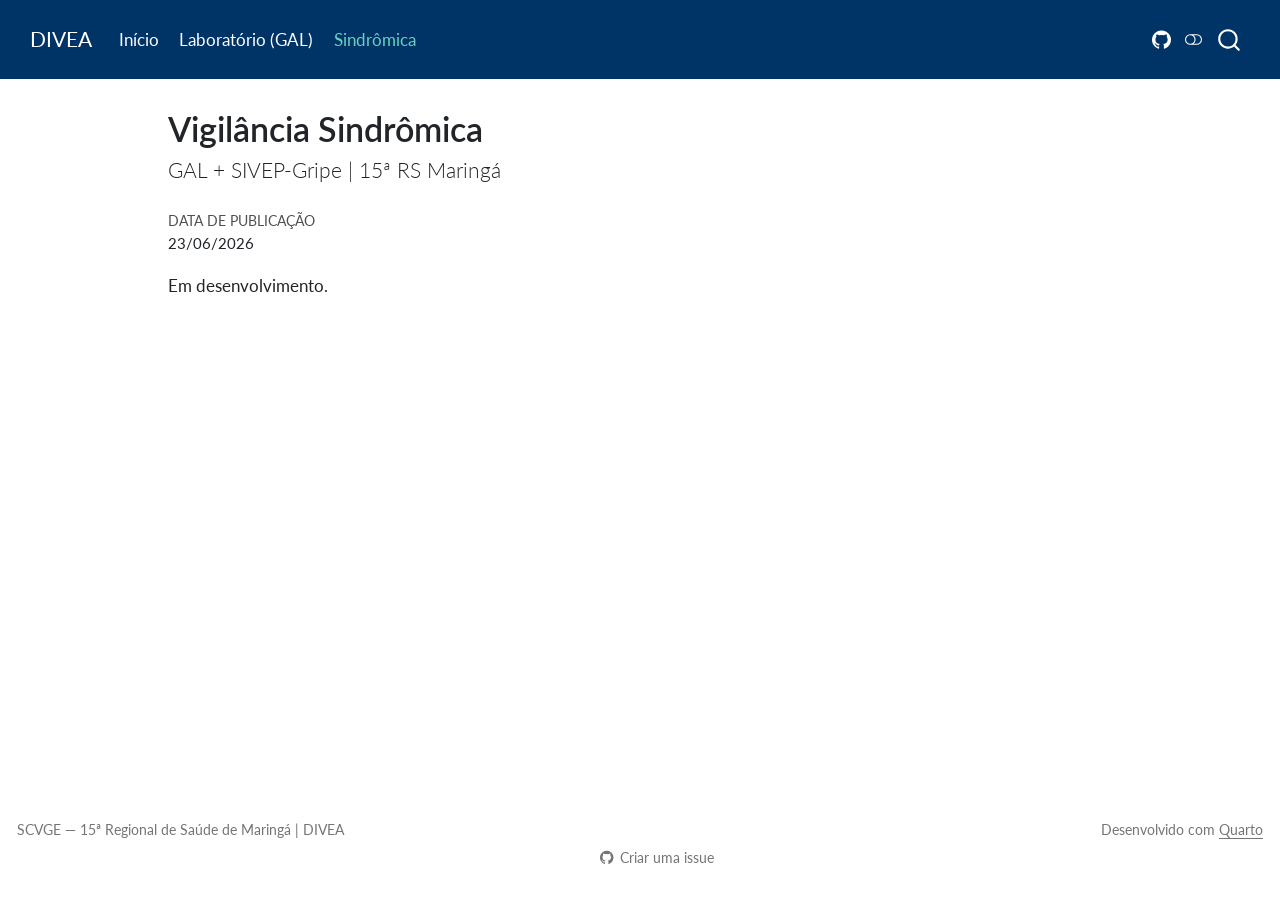
<file: docs/sindromica/index.html>
<!DOCTYPE html>
<html xmlns="http://www.w3.org/1999/xhtml" lang="pt-BR" xml:lang="pt-BR"><head>

<meta charset="utf-8">
<meta name="generator" content="quarto-1.6.42">

<meta name="viewport" content="width=device-width, initial-scale=1.0, user-scalable=yes">


<title>Vigilância Sindrômica – DIVEA</title>
<style>
code{white-space: pre-wrap;}
span.smallcaps{font-variant: small-caps;}
div.columns{display: flex; gap: min(4vw, 1.5em);}
div.column{flex: auto; overflow-x: auto;}
div.hanging-indent{margin-left: 1.5em; text-indent: -1.5em;}
ul.task-list{list-style: none;}
ul.task-list li input[type="checkbox"] {
  width: 0.8em;
  margin: 0 0.8em 0.2em -1em; /* quarto-specific, see https://github.com/quarto-dev/quarto-cli/issues/4556 */ 
  vertical-align: middle;
}
</style>


<script src="../site_libs/quarto-nav/quarto-nav.js"></script>
<script src="../site_libs/quarto-nav/headroom.min.js"></script>
<script src="../site_libs/clipboard/clipboard.min.js"></script>
<script src="../site_libs/quarto-search/autocomplete.umd.js"></script>
<script src="../site_libs/quarto-search/fuse.min.js"></script>
<script src="../site_libs/quarto-search/quarto-search.js"></script>
<meta name="quarto:offset" content="../">
<script src="../site_libs/quarto-html/quarto.js"></script>
<script src="../site_libs/quarto-html/popper.min.js"></script>
<script src="../site_libs/quarto-html/tippy.umd.min.js"></script>
<script src="../site_libs/quarto-html/anchor.min.js"></script>
<link href="../site_libs/quarto-html/tippy.css" rel="stylesheet">
<link href="../site_libs/quarto-html/quarto-syntax-highlighting-2f5df379a58b258e96c21c0638c20c03.css" rel="stylesheet" class="quarto-color-scheme" id="quarto-text-highlighting-styles">
<link href="../site_libs/quarto-html/quarto-syntax-highlighting-dark-b53751a350365c71b6c909e95f209ed1.css" rel="prefetch" class="quarto-color-scheme quarto-color-alternate" id="quarto-text-highlighting-styles">
<script src="../site_libs/bootstrap/bootstrap.min.js"></script>
<link href="../site_libs/bootstrap/bootstrap-icons.css" rel="stylesheet">
<link href="../site_libs/bootstrap/bootstrap-c77d825158ff9deb2d9abb36619f6421.min.css" rel="stylesheet" append-hash="true" class="quarto-color-scheme" id="quarto-bootstrap" data-mode="light">
<link href="../site_libs/bootstrap/bootstrap-dark-461fa23e56cb108241aca3fc94d9fae1.min.css" rel="prefetch" append-hash="true" class="quarto-color-scheme quarto-color-alternate" id="quarto-bootstrap" data-mode="dark">
<script id="quarto-search-options" type="application/json">{
  "location": "navbar",
  "copy-button": false,
  "collapse-after": 3,
  "panel-placement": "end",
  "type": "overlay",
  "limit": 50,
  "keyboard-shortcut": [
    "f",
    "/",
    "s"
  ],
  "show-item-context": false,
  "language": {
    "search-no-results-text": "Nenhum resultado",
    "search-matching-documents-text": "documentos correspondentes",
    "search-copy-link-title": "Copiar link para a busca",
    "search-hide-matches-text": "Esconder correspondências adicionais",
    "search-more-match-text": "mais correspondência neste documento",
    "search-more-matches-text": "mais correspondências neste documento",
    "search-clear-button-title": "Limpar",
    "search-text-placeholder": "",
    "search-detached-cancel-button-title": "Cancelar",
    "search-submit-button-title": "Enviar",
    "search-label": "Procurar"
  }
}</script>


</head>

<body class="nav-fixed">

<div id="quarto-search-results"></div>
  <header id="quarto-header" class="headroom fixed-top">
    <nav class="navbar navbar-expand-lg " data-bs-theme="dark">
      <div class="navbar-container container-fluid">
      <div class="navbar-brand-container mx-auto">
    <a class="navbar-brand" href="../index.html">
    <span class="navbar-title">DIVEA</span>
    </a>
  </div>
            <div id="quarto-search" class="" title="Procurar"></div>
          <button class="navbar-toggler" type="button" data-bs-toggle="collapse" data-bs-target="#navbarCollapse" aria-controls="navbarCollapse" role="menu" aria-expanded="false" aria-label="Alternar de navegação" onclick="if (window.quartoToggleHeadroom) { window.quartoToggleHeadroom(); }">
  <span class="navbar-toggler-icon"></span>
</button>
          <div class="collapse navbar-collapse" id="navbarCollapse">
            <ul class="navbar-nav navbar-nav-scroll me-auto">
  <li class="nav-item">
    <a class="nav-link" href="../index.html"> 
<span class="menu-text">Início</span></a>
  </li>  
  <li class="nav-item">
    <a class="nav-link" href="../gal/index.html"> 
<span class="menu-text">Laboratório (GAL)</span></a>
  </li>  
  <li class="nav-item">
    <a class="nav-link active" href="../sindromica/index.html" aria-current="page"> 
<span class="menu-text">Sindrômica</span></a>
  </li>  
</ul>
            <ul class="navbar-nav navbar-nav-scroll ms-auto">
  <li class="nav-item compact">
    <a class="nav-link" href="https://github.com/valentim1979/divea-tese"> <i class="bi bi-github" role="img">
</i> 
<span class="menu-text"></span></a>
  </li>  
</ul>
          </div> <!-- /navcollapse -->
            <div class="quarto-navbar-tools">
  <a href="" class="quarto-color-scheme-toggle quarto-navigation-tool  px-1" onclick="window.quartoToggleColorScheme(); return false;" title="Alternar modo escuro"><i class="bi"></i></a>
</div>
      </div> <!-- /container-fluid -->
    </nav>
</header>
<!-- content -->
<div id="quarto-content" class="quarto-container page-columns page-rows-contents page-layout-article page-navbar">
<!-- sidebar -->
<!-- margin-sidebar -->
    <div id="quarto-margin-sidebar" class="sidebar margin-sidebar zindex-bottom">
        
    </div>
<!-- main -->
<main class="content" id="quarto-document-content">

<header id="title-block-header" class="quarto-title-block default">
<div class="quarto-title">
<h1 class="title">Vigilância Sindrômica</h1>
<p class="subtitle lead">GAL + SIVEP-Gripe | 15ª RS Maringá</p>
</div>



<div class="quarto-title-meta">

    
    <div>
    <div class="quarto-title-meta-heading">Data de Publicação</div>
    <div class="quarto-title-meta-contents">
      <p class="date">23/06/2026</p>
    </div>
  </div>
  
    
  </div>
  


</header>


<p>Em desenvolvimento.</p>



</main> <!-- /main -->
<script id="quarto-html-after-body" type="application/javascript">
window.document.addEventListener("DOMContentLoaded", function (event) {
  const toggleBodyColorMode = (bsSheetEl) => {
    const mode = bsSheetEl.getAttribute("data-mode");
    const bodyEl = window.document.querySelector("body");
    if (mode === "dark") {
      bodyEl.classList.add("quarto-dark");
      bodyEl.classList.remove("quarto-light");
    } else {
      bodyEl.classList.add("quarto-light");
      bodyEl.classList.remove("quarto-dark");
    }
  }
  const toggleBodyColorPrimary = () => {
    const bsSheetEl = window.document.querySelector("link#quarto-bootstrap");
    if (bsSheetEl) {
      toggleBodyColorMode(bsSheetEl);
    }
  }
  toggleBodyColorPrimary();  
  const disableStylesheet = (stylesheets) => {
    for (let i=0; i < stylesheets.length; i++) {
      const stylesheet = stylesheets[i];
      stylesheet.rel = 'prefetch';
    }
  }
  const enableStylesheet = (stylesheets) => {
    for (let i=0; i < stylesheets.length; i++) {
      const stylesheet = stylesheets[i];
      stylesheet.rel = 'stylesheet';
    }
  }
  const manageTransitions = (selector, allowTransitions) => {
    const els = window.document.querySelectorAll(selector);
    for (let i=0; i < els.length; i++) {
      const el = els[i];
      if (allowTransitions) {
        el.classList.remove('notransition');
      } else {
        el.classList.add('notransition');
      }
    }
  }
  const toggleGiscusIfUsed = (isAlternate, darkModeDefault) => {
    const baseTheme = document.querySelector('#giscus-base-theme')?.value ?? 'light';
    const alternateTheme = document.querySelector('#giscus-alt-theme')?.value ?? 'dark';
    let newTheme = '';
    if(darkModeDefault) {
      newTheme = isAlternate ? baseTheme : alternateTheme;
    } else {
      newTheme = isAlternate ? alternateTheme : baseTheme;
    }
    const changeGiscusTheme = () => {
      // From: https://github.com/giscus/giscus/issues/336
      const sendMessage = (message) => {
        const iframe = document.querySelector('iframe.giscus-frame');
        if (!iframe) return;
        iframe.contentWindow.postMessage({ giscus: message }, 'https://giscus.app');
      }
      sendMessage({
        setConfig: {
          theme: newTheme
        }
      });
    }
    const isGiscussLoaded = window.document.querySelector('iframe.giscus-frame') !== null;
    if (isGiscussLoaded) {
      changeGiscusTheme();
    }
  }
  const toggleColorMode = (alternate) => {
    // Switch the stylesheets
    const alternateStylesheets = window.document.querySelectorAll('link.quarto-color-scheme.quarto-color-alternate');
    manageTransitions('#quarto-margin-sidebar .nav-link', false);
    if (alternate) {
      enableStylesheet(alternateStylesheets);
      for (const sheetNode of alternateStylesheets) {
        if (sheetNode.id === "quarto-bootstrap") {
          toggleBodyColorMode(sheetNode);
        }
      }
    } else {
      disableStylesheet(alternateStylesheets);
      toggleBodyColorPrimary();
    }
    manageTransitions('#quarto-margin-sidebar .nav-link', true);
    // Switch the toggles
    const toggles = window.document.querySelectorAll('.quarto-color-scheme-toggle');
    for (let i=0; i < toggles.length; i++) {
      const toggle = toggles[i];
      if (toggle) {
        if (alternate) {
          toggle.classList.add("alternate");     
        } else {
          toggle.classList.remove("alternate");
        }
      }
    }
    // Hack to workaround the fact that safari doesn't
    // properly recolor the scrollbar when toggling (#1455)
    if (navigator.userAgent.indexOf('Safari') > 0 && navigator.userAgent.indexOf('Chrome') == -1) {
      manageTransitions("body", false);
      window.scrollTo(0, 1);
      setTimeout(() => {
        window.scrollTo(0, 0);
        manageTransitions("body", true);
      }, 40);  
    }
  }
  const isFileUrl = () => { 
    return window.location.protocol === 'file:';
  }
  const hasAlternateSentinel = () => {  
    let styleSentinel = getColorSchemeSentinel();
    if (styleSentinel !== null) {
      return styleSentinel === "alternate";
    } else {
      return false;
    }
  }
  const setStyleSentinel = (alternate) => {
    const value = alternate ? "alternate" : "default";
    if (!isFileUrl()) {
      window.localStorage.setItem("quarto-color-scheme", value);
    } else {
      localAlternateSentinel = value;
    }
  }
  const getColorSchemeSentinel = () => {
    if (!isFileUrl()) {
      const storageValue = window.localStorage.getItem("quarto-color-scheme");
      return storageValue != null ? storageValue : localAlternateSentinel;
    } else {
      return localAlternateSentinel;
    }
  }
  const darkModeDefault = false;
  let localAlternateSentinel = darkModeDefault ? 'alternate' : 'default';
  // Dark / light mode switch
  window.quartoToggleColorScheme = () => {
    // Read the current dark / light value 
    let toAlternate = !hasAlternateSentinel();
    toggleColorMode(toAlternate);
    setStyleSentinel(toAlternate);
    toggleGiscusIfUsed(toAlternate, darkModeDefault);
  };
  // Ensure there is a toggle, if there isn't float one in the top right
  if (window.document.querySelector('.quarto-color-scheme-toggle') === null) {
    const a = window.document.createElement('a');
    a.classList.add('top-right');
    a.classList.add('quarto-color-scheme-toggle');
    a.href = "";
    a.onclick = function() { try { window.quartoToggleColorScheme(); } catch {} return false; };
    const i = window.document.createElement("i");
    i.classList.add('bi');
    a.appendChild(i);
    window.document.body.appendChild(a);
  }
  // Switch to dark mode if need be
  if (hasAlternateSentinel()) {
    toggleColorMode(true);
  } else {
    toggleColorMode(false);
  }
  const icon = "";
  const anchorJS = new window.AnchorJS();
  anchorJS.options = {
    placement: 'right',
    icon: icon
  };
  anchorJS.add('.anchored');
  const isCodeAnnotation = (el) => {
    for (const clz of el.classList) {
      if (clz.startsWith('code-annotation-')) {                     
        return true;
      }
    }
    return false;
  }
  const onCopySuccess = function(e) {
    // button target
    const button = e.trigger;
    // don't keep focus
    button.blur();
    // flash "checked"
    button.classList.add('code-copy-button-checked');
    var currentTitle = button.getAttribute("title");
    button.setAttribute("title", "Copiada");
    let tooltip;
    if (window.bootstrap) {
      button.setAttribute("data-bs-toggle", "tooltip");
      button.setAttribute("data-bs-placement", "left");
      button.setAttribute("data-bs-title", "Copiada");
      tooltip = new bootstrap.Tooltip(button, 
        { trigger: "manual", 
          customClass: "code-copy-button-tooltip",
          offset: [0, -8]});
      tooltip.show();    
    }
    setTimeout(function() {
      if (tooltip) {
        tooltip.hide();
        button.removeAttribute("data-bs-title");
        button.removeAttribute("data-bs-toggle");
        button.removeAttribute("data-bs-placement");
      }
      button.setAttribute("title", currentTitle);
      button.classList.remove('code-copy-button-checked');
    }, 1000);
    // clear code selection
    e.clearSelection();
  }
  const getTextToCopy = function(trigger) {
      const codeEl = trigger.previousElementSibling.cloneNode(true);
      for (const childEl of codeEl.children) {
        if (isCodeAnnotation(childEl)) {
          childEl.remove();
        }
      }
      return codeEl.innerText;
  }
  const clipboard = new window.ClipboardJS('.code-copy-button:not([data-in-quarto-modal])', {
    text: getTextToCopy
  });
  clipboard.on('success', onCopySuccess);
  if (window.document.getElementById('quarto-embedded-source-code-modal')) {
    const clipboardModal = new window.ClipboardJS('.code-copy-button[data-in-quarto-modal]', {
      text: getTextToCopy,
      container: window.document.getElementById('quarto-embedded-source-code-modal')
    });
    clipboardModal.on('success', onCopySuccess);
  }
    var localhostRegex = new RegExp(/^(?:http|https):\/\/localhost\:?[0-9]*\//);
    var mailtoRegex = new RegExp(/^mailto:/);
      var filterRegex = new RegExp('/' + window.location.host + '/');
    var isInternal = (href) => {
        return filterRegex.test(href) || localhostRegex.test(href) || mailtoRegex.test(href);
    }
    // Inspect non-navigation links and adorn them if external
 	var links = window.document.querySelectorAll('a[href]:not(.nav-link):not(.navbar-brand):not(.toc-action):not(.sidebar-link):not(.sidebar-item-toggle):not(.pagination-link):not(.no-external):not([aria-hidden]):not(.dropdown-item):not(.quarto-navigation-tool):not(.about-link)');
    for (var i=0; i<links.length; i++) {
      const link = links[i];
      if (!isInternal(link.href)) {
        // undo the damage that might have been done by quarto-nav.js in the case of
        // links that we want to consider external
        if (link.dataset.originalHref !== undefined) {
          link.href = link.dataset.originalHref;
        }
      }
    }
  function tippyHover(el, contentFn, onTriggerFn, onUntriggerFn) {
    const config = {
      allowHTML: true,
      maxWidth: 500,
      delay: 100,
      arrow: false,
      appendTo: function(el) {
          return el.parentElement;
      },
      interactive: true,
      interactiveBorder: 10,
      theme: 'quarto',
      placement: 'bottom-start',
    };
    if (contentFn) {
      config.content = contentFn;
    }
    if (onTriggerFn) {
      config.onTrigger = onTriggerFn;
    }
    if (onUntriggerFn) {
      config.onUntrigger = onUntriggerFn;
    }
    window.tippy(el, config); 
  }
  const noterefs = window.document.querySelectorAll('a[role="doc-noteref"]');
  for (var i=0; i<noterefs.length; i++) {
    const ref = noterefs[i];
    tippyHover(ref, function() {
      // use id or data attribute instead here
      let href = ref.getAttribute('data-footnote-href') || ref.getAttribute('href');
      try { href = new URL(href).hash; } catch {}
      const id = href.replace(/^#\/?/, "");
      const note = window.document.getElementById(id);
      if (note) {
        return note.innerHTML;
      } else {
        return "";
      }
    });
  }
  const xrefs = window.document.querySelectorAll('a.quarto-xref');
  const processXRef = (id, note) => {
    // Strip column container classes
    const stripColumnClz = (el) => {
      el.classList.remove("page-full", "page-columns");
      if (el.children) {
        for (const child of el.children) {
          stripColumnClz(child);
        }
      }
    }
    stripColumnClz(note)
    if (id === null || id.startsWith('sec-')) {
      // Special case sections, only their first couple elements
      const container = document.createElement("div");
      if (note.children && note.children.length > 2) {
        container.appendChild(note.children[0].cloneNode(true));
        for (let i = 1; i < note.children.length; i++) {
          const child = note.children[i];
          if (child.tagName === "P" && child.innerText === "") {
            continue;
          } else {
            container.appendChild(child.cloneNode(true));
            break;
          }
        }
        if (window.Quarto?.typesetMath) {
          window.Quarto.typesetMath(container);
        }
        return container.innerHTML
      } else {
        if (window.Quarto?.typesetMath) {
          window.Quarto.typesetMath(note);
        }
        return note.innerHTML;
      }
    } else {
      // Remove any anchor links if they are present
      const anchorLink = note.querySelector('a.anchorjs-link');
      if (anchorLink) {
        anchorLink.remove();
      }
      if (window.Quarto?.typesetMath) {
        window.Quarto.typesetMath(note);
      }
      if (note.classList.contains("callout")) {
        return note.outerHTML;
      } else {
        return note.innerHTML;
      }
    }
  }
  for (var i=0; i<xrefs.length; i++) {
    const xref = xrefs[i];
    tippyHover(xref, undefined, function(instance) {
      instance.disable();
      let url = xref.getAttribute('href');
      let hash = undefined; 
      if (url.startsWith('#')) {
        hash = url;
      } else {
        try { hash = new URL(url).hash; } catch {}
      }
      if (hash) {
        const id = hash.replace(/^#\/?/, "");
        const note = window.document.getElementById(id);
        if (note !== null) {
          try {
            const html = processXRef(id, note.cloneNode(true));
            instance.setContent(html);
          } finally {
            instance.enable();
            instance.show();
          }
        } else {
          // See if we can fetch this
          fetch(url.split('#')[0])
          .then(res => res.text())
          .then(html => {
            const parser = new DOMParser();
            const htmlDoc = parser.parseFromString(html, "text/html");
            const note = htmlDoc.getElementById(id);
            if (note !== null) {
              const html = processXRef(id, note);
              instance.setContent(html);
            } 
          }).finally(() => {
            instance.enable();
            instance.show();
          });
        }
      } else {
        // See if we can fetch a full url (with no hash to target)
        // This is a special case and we should probably do some content thinning / targeting
        fetch(url)
        .then(res => res.text())
        .then(html => {
          const parser = new DOMParser();
          const htmlDoc = parser.parseFromString(html, "text/html");
          const note = htmlDoc.querySelector('main.content');
          if (note !== null) {
            // This should only happen for chapter cross references
            // (since there is no id in the URL)
            // remove the first header
            if (note.children.length > 0 && note.children[0].tagName === "HEADER") {
              note.children[0].remove();
            }
            const html = processXRef(null, note);
            instance.setContent(html);
          } 
        }).finally(() => {
          instance.enable();
          instance.show();
        });
      }
    }, function(instance) {
    });
  }
      let selectedAnnoteEl;
      const selectorForAnnotation = ( cell, annotation) => {
        let cellAttr = 'data-code-cell="' + cell + '"';
        let lineAttr = 'data-code-annotation="' +  annotation + '"';
        const selector = 'span[' + cellAttr + '][' + lineAttr + ']';
        return selector;
      }
      const selectCodeLines = (annoteEl) => {
        const doc = window.document;
        const targetCell = annoteEl.getAttribute("data-target-cell");
        const targetAnnotation = annoteEl.getAttribute("data-target-annotation");
        const annoteSpan = window.document.querySelector(selectorForAnnotation(targetCell, targetAnnotation));
        const lines = annoteSpan.getAttribute("data-code-lines").split(",");
        const lineIds = lines.map((line) => {
          return targetCell + "-" + line;
        })
        let top = null;
        let height = null;
        let parent = null;
        if (lineIds.length > 0) {
            //compute the position of the single el (top and bottom and make a div)
            const el = window.document.getElementById(lineIds[0]);
            top = el.offsetTop;
            height = el.offsetHeight;
            parent = el.parentElement.parentElement;
          if (lineIds.length > 1) {
            const lastEl = window.document.getElementById(lineIds[lineIds.length - 1]);
            const bottom = lastEl.offsetTop + lastEl.offsetHeight;
            height = bottom - top;
          }
          if (top !== null && height !== null && parent !== null) {
            // cook up a div (if necessary) and position it 
            let div = window.document.getElementById("code-annotation-line-highlight");
            if (div === null) {
              div = window.document.createElement("div");
              div.setAttribute("id", "code-annotation-line-highlight");
              div.style.position = 'absolute';
              parent.appendChild(div);
            }
            div.style.top = top - 2 + "px";
            div.style.height = height + 4 + "px";
            div.style.left = 0;
            let gutterDiv = window.document.getElementById("code-annotation-line-highlight-gutter");
            if (gutterDiv === null) {
              gutterDiv = window.document.createElement("div");
              gutterDiv.setAttribute("id", "code-annotation-line-highlight-gutter");
              gutterDiv.style.position = 'absolute';
              const codeCell = window.document.getElementById(targetCell);
              const gutter = codeCell.querySelector('.code-annotation-gutter');
              gutter.appendChild(gutterDiv);
            }
            gutterDiv.style.top = top - 2 + "px";
            gutterDiv.style.height = height + 4 + "px";
          }
          selectedAnnoteEl = annoteEl;
        }
      };
      const unselectCodeLines = () => {
        const elementsIds = ["code-annotation-line-highlight", "code-annotation-line-highlight-gutter"];
        elementsIds.forEach((elId) => {
          const div = window.document.getElementById(elId);
          if (div) {
            div.remove();
          }
        });
        selectedAnnoteEl = undefined;
      };
        // Handle positioning of the toggle
    window.addEventListener(
      "resize",
      throttle(() => {
        elRect = undefined;
        if (selectedAnnoteEl) {
          selectCodeLines(selectedAnnoteEl);
        }
      }, 10)
    );
    function throttle(fn, ms) {
    let throttle = false;
    let timer;
      return (...args) => {
        if(!throttle) { // first call gets through
            fn.apply(this, args);
            throttle = true;
        } else { // all the others get throttled
            if(timer) clearTimeout(timer); // cancel #2
            timer = setTimeout(() => {
              fn.apply(this, args);
              timer = throttle = false;
            }, ms);
        }
      };
    }
      // Attach click handler to the DT
      const annoteDls = window.document.querySelectorAll('dt[data-target-cell]');
      for (const annoteDlNode of annoteDls) {
        annoteDlNode.addEventListener('click', (event) => {
          const clickedEl = event.target;
          if (clickedEl !== selectedAnnoteEl) {
            unselectCodeLines();
            const activeEl = window.document.querySelector('dt[data-target-cell].code-annotation-active');
            if (activeEl) {
              activeEl.classList.remove('code-annotation-active');
            }
            selectCodeLines(clickedEl);
            clickedEl.classList.add('code-annotation-active');
          } else {
            // Unselect the line
            unselectCodeLines();
            clickedEl.classList.remove('code-annotation-active');
          }
        });
      }
  const findCites = (el) => {
    const parentEl = el.parentElement;
    if (parentEl) {
      const cites = parentEl.dataset.cites;
      if (cites) {
        return {
          el,
          cites: cites.split(' ')
        };
      } else {
        return findCites(el.parentElement)
      }
    } else {
      return undefined;
    }
  };
  var bibliorefs = window.document.querySelectorAll('a[role="doc-biblioref"]');
  for (var i=0; i<bibliorefs.length; i++) {
    const ref = bibliorefs[i];
    const citeInfo = findCites(ref);
    if (citeInfo) {
      tippyHover(citeInfo.el, function() {
        var popup = window.document.createElement('div');
        citeInfo.cites.forEach(function(cite) {
          var citeDiv = window.document.createElement('div');
          citeDiv.classList.add('hanging-indent');
          citeDiv.classList.add('csl-entry');
          var biblioDiv = window.document.getElementById('ref-' + cite);
          if (biblioDiv) {
            citeDiv.innerHTML = biblioDiv.innerHTML;
          }
          popup.appendChild(citeDiv);
        });
        return popup.innerHTML;
      });
    }
  }
});
</script>
</div> <!-- /content -->
<footer class="footer">
  <div class="nav-footer">
    <div class="nav-footer-left">
<p>SCVGE — 15ª Regional de Saúde de Maringá | DIVEA</p>
</div>   
    <div class="nav-footer-center">
      &nbsp;
    <div class="toc-actions"><ul><li><a href="https://github.com/valentim1979/divea-tese/issues/new" class="toc-action"><i class="bi bi-github"></i>Criar uma issue</a></li></ul></div></div>
    <div class="nav-footer-right">
<p>Desenvolvido com <a href="https://quarto.org">Quarto</a></p>
</div>
  </div>
</footer>




</body></html>
</file>
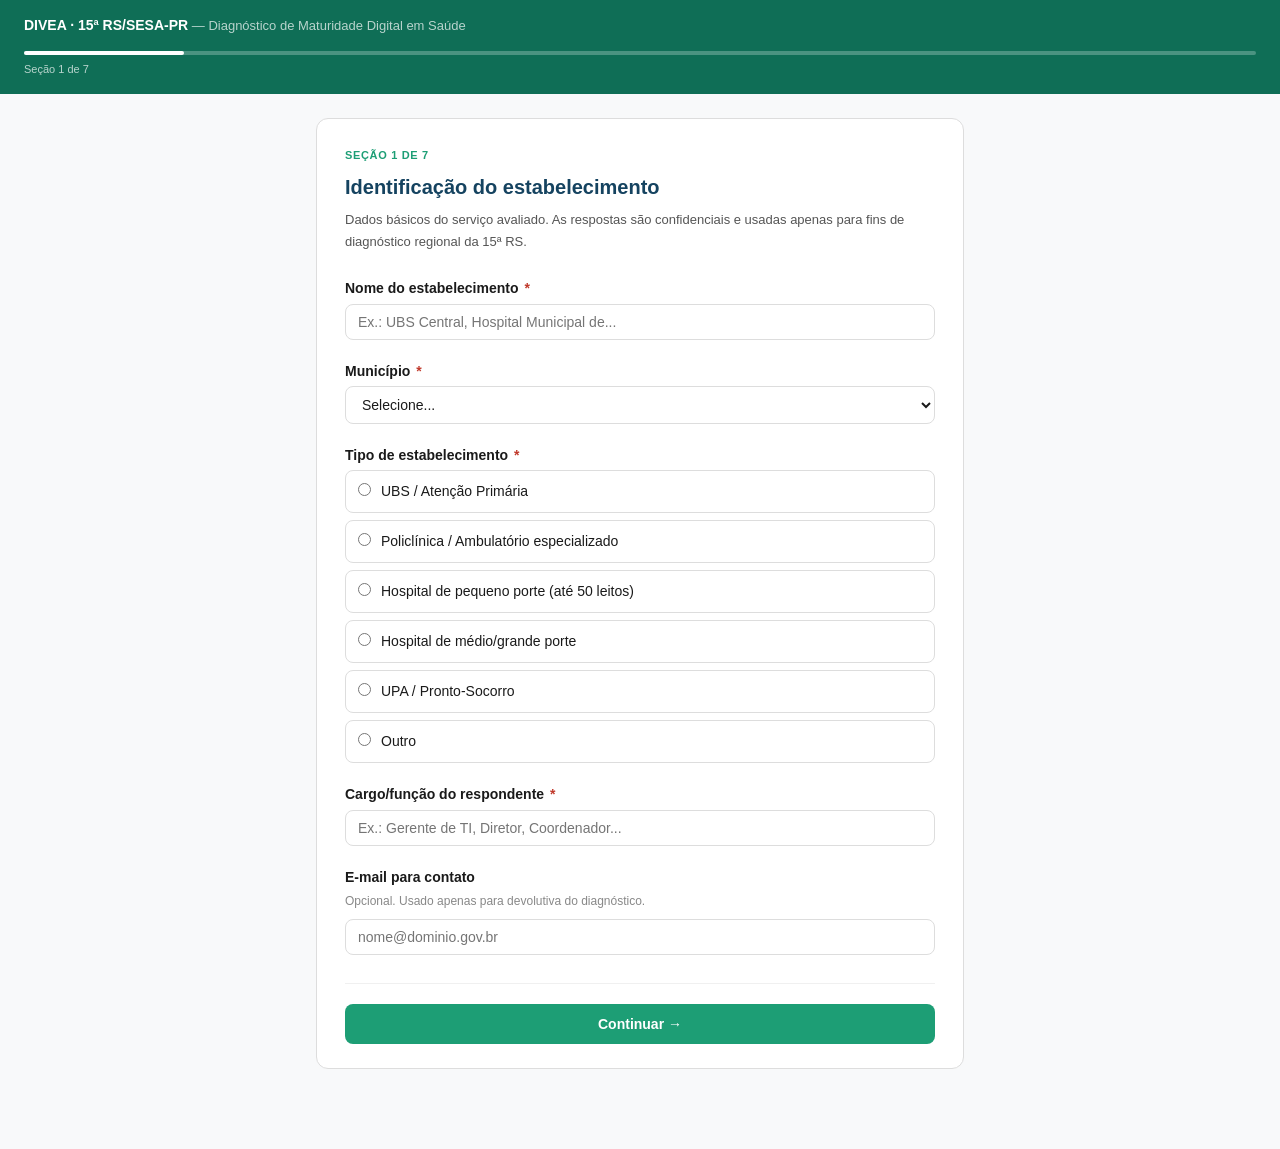
<file: forms/maturidade.html>
<!DOCTYPE html>
<html lang="pt-BR">
<head>
  <meta charset="UTF-8">
  <meta name="viewport" content="width=device-width, initial-scale=1.0">
  <title>Diagnóstico de Maturidade Digital — 15ª RS/SESA-PR</title>
  <meta name="description" content="Formulário de diagnóstico da maturidade digital dos serviços de saúde da 15ª Regional de Saúde de Maringá.">
  <style>
    *, *::before, *::after { box-sizing: border-box; margin: 0; padding: 0; }

    :root {
      --green: #1D9E75;
      --green-dark: #0F6E56;
      --green-light: #E1F5EE;
      --blue: #154360;
      --text: #1a1a1a;
      --text-muted: #555;
      --text-hint: #888;
      --border: #ddd;
      --bg: #f8f9fa;
      --white: #ffffff;
      --red: #C0392B;
      --radius: 8px;
      --radius-lg: 12px;
    }

    body {
      font-family: -apple-system, BlinkMacSystemFont, "Segoe UI", Roboto, sans-serif;
      background: var(--bg);
      color: var(--text);
      font-size: 15px;
      line-height: 1.6;
    }

    /* HEADER */
    .site-header {
      background: var(--green-dark);
      color: white;
      padding: 14px 24px;
      display: flex;
      align-items: center;
      gap: 12px;
      font-size: 13px;
    }
    .site-header strong { font-size: 14px; }
    .site-header span { opacity: 0.7; }

    /* PROGRESS */
    .progress-wrap {
      background: var(--green-dark);
      padding: 0 24px 16px;
    }
    .progress-track {
      height: 4px;
      background: rgba(255,255,255,0.25);
      border-radius: 2px;
    }
    .progress-fill {
      height: 4px;
      background: white;
      border-radius: 2px;
      transition: width 0.4s ease;
      width: 0%;
    }
    .progress-label {
      font-size: 11px;
      color: rgba(255,255,255,0.7);
      margin-top: 6px;
    }

    /* LAYOUT */
    .container {
      max-width: 680px;
      margin: 0 auto;
      padding: 0 16px 80px;
    }

    /* SECTION CARD */
    .section-card {
      background: var(--white);
      border-radius: var(--radius-lg);
      border: 1px solid var(--border);
      padding: 28px 28px 24px;
      margin-top: 24px;
      display: none;
    }
    .section-card.active { display: block; }

    .section-eyebrow {
      font-size: 11px;
      font-weight: 600;
      color: var(--green);
      letter-spacing: 0.06em;
      text-transform: uppercase;
      margin-bottom: 6px;
    }
    .section-title {
      font-size: 20px;
      font-weight: 600;
      color: var(--blue);
      margin-bottom: 6px;
    }
    .section-desc {
      font-size: 13px;
      color: var(--text-muted);
      margin-bottom: 24px;
      line-height: 1.7;
    }

    /* FIELDS */
    .field { margin-bottom: 20px; }
    .field:last-of-type { margin-bottom: 0; }

    .field-label {
      display: block;
      font-size: 14px;
      font-weight: 600;
      color: var(--text);
      margin-bottom: 4px;
    }
    .field-label .req { color: var(--red); margin-left: 2px; }
    .field-hint {
      font-size: 12px;
      color: var(--text-hint);
      margin-bottom: 8px;
      display: block;
    }

    input[type="text"],
    input[type="email"],
    select,
    textarea {
      width: 100%;
      padding: 9px 12px;
      border: 1px solid var(--border);
      border-radius: var(--radius);
      font-size: 14px;
      color: var(--text);
      background: var(--white);
      transition: border-color 0.15s;
      font-family: inherit;
    }
    input[type="text"]:focus,
    input[type="email"]:focus,
    select:focus,
    textarea:focus {
      outline: none;
      border-color: var(--green);
      box-shadow: 0 0 0 3px rgba(29,158,117,0.12);
    }
    textarea { min-height: 90px; resize: vertical; }

    /* RADIO / CHECKBOX OPTIONS */
    .options { display: flex; flex-direction: column; gap: 7px; }
    .option {
      display: flex;
      align-items: flex-start;
      gap: 10px;
      padding: 10px 12px;
      border: 1px solid var(--border);
      border-radius: var(--radius);
      cursor: pointer;
      transition: background 0.12s, border-color 0.12s;
      user-select: none;
    }
    .option:hover { background: var(--green-light); border-color: #a8d9c9; }
    .option input { margin-top: 2px; flex-shrink: 0; accent-color: var(--green); }
    .option span { font-size: 14px; color: var(--text); line-height: 1.5; }
    .option.selected { background: var(--green-light); border-color: var(--green); }

    /* SCALE */
    .scale-wrap { margin-top: 4px; }
    .scale-btns {
      display: flex;
      gap: 6px;
    }
    .scale-btns label {
      flex: 1;
      display: flex;
      flex-direction: column;
      align-items: center;
      gap: 4px;
      cursor: pointer;
    }
    .scale-btns input[type="radio"] { display: none; }
    .scale-num {
      width: 100%;
      padding: 8px 4px;
      text-align: center;
      border: 1px solid var(--border);
      border-radius: var(--radius);
      font-size: 14px;
      font-weight: 600;
      color: var(--text-muted);
      background: var(--white);
      transition: all 0.12s;
    }
    .scale-btns input[type="radio"]:checked + .scale-num {
      background: var(--green-light);
      border-color: var(--green);
      color: var(--green-dark);
    }
    .scale-anchors {
      display: flex;
      justify-content: space-between;
      font-size: 11px;
      color: var(--text-hint);
      margin-top: 6px;
    }

    /* DIVIDER */
    .divider { border: none; border-top: 1px solid #f0f0f0; margin: 20px 0; }

    /* NAV BUTTONS */
    .btn-row {
      display: flex;
      gap: 10px;
      margin-top: 28px;
      padding-top: 20px;
      border-top: 1px solid #f0f0f0;
    }
    .btn-primary {
      flex: 1;
      padding: 12px 20px;
      background: var(--green);
      color: white;
      border: none;
      border-radius: var(--radius);
      font-size: 14px;
      font-weight: 600;
      cursor: pointer;
      transition: background 0.15s;
    }
    .btn-primary:hover { background: var(--green-dark); }
    .btn-primary:disabled { background: #aaa; cursor: not-allowed; }
    .btn-secondary {
      padding: 12px 20px;
      background: transparent;
      color: var(--text-muted);
      border: 1px solid var(--border);
      border-radius: var(--radius);
      font-size: 14px;
      cursor: pointer;
    }
    .btn-secondary:hover { background: var(--bg); }

    /* RESULT */
    .result-score {
      text-align: center;
      padding: 28px 20px;
      background: var(--green-light);
      border-radius: var(--radius-lg);
      margin-bottom: 24px;
    }
    .result-score .num {
      font-size: 56px;
      font-weight: 700;
      color: var(--green);
      line-height: 1;
    }
    .result-score .denom { font-size: 18px; color: var(--text-muted); margin-bottom: 10px; }
    .nivel-pill {
      display: inline-block;
      padding: 5px 18px;
      border-radius: 20px;
      font-size: 14px;
      font-weight: 600;
      margin-top: 8px;
    }
    .dim-row {
      display: flex;
      justify-content: space-between;
      align-items: center;
      padding: 8px 0;
      border-bottom: 1px solid #f0f0f0;
      font-size: 13px;
    }
    .dim-row:last-child { border-bottom: none; }
    .dim-bar-wrap { flex: 1; margin: 0 12px; }
    .dim-bar {
      height: 6px;
      background: #eee;
      border-radius: 3px;
      overflow: hidden;
    }
    .dim-bar-fill {
      height: 6px;
      background: var(--green);
      border-radius: 3px;
      transition: width 0.6s ease;
    }
    .dim-score { font-size: 12px; font-weight: 600; color: var(--green-dark); min-width: 36px; text-align: right; }

    /* LOADING STATE */
    .loading {
      text-align: center;
      padding: 40px;
      color: var(--text-muted);
      font-size: 14px;
    }
    .spinner {
      width: 28px; height: 28px;
      border: 3px solid #ddd;
      border-top-color: var(--green);
      border-radius: 50%;
      animation: spin 0.8s linear infinite;
      margin: 0 auto 12px;
    }
    @keyframes spin { to { transform: rotate(360deg); } }

    /* ERROR */
    .error-msg {
      background: #fdf2f2;
      border: 1px solid #f5c6c6;
      border-radius: var(--radius);
      padding: 12px 16px;
      font-size: 13px;
      color: var(--red);
      margin-top: 12px;
      display: none;
    }

    /* SHARE */
    .share-box {
      background: var(--bg);
      border: 1px solid var(--border);
      border-radius: var(--radius);
      padding: 14px 16px;
      margin-top: 16px;
    }
    .share-box p { font-size: 13px; color: var(--text-muted); margin-bottom: 8px; }
    .copy-url {
      display: flex; gap: 8px;
    }
    .copy-url input {
      flex: 1; font-size: 12px; padding: 7px 10px;
      border: 1px solid var(--border); border-radius: var(--radius);
      background: white; color: var(--text);
    }
    .copy-url button {
      padding: 7px 14px; font-size: 12px; font-weight: 600;
      background: var(--green); color: white; border: none;
      border-radius: var(--radius); cursor: pointer;
    }

    @media (max-width: 500px) {
      .section-card { padding: 20px 16px; }
      .scale-btns { gap: 4px; }
      .scale-num { font-size: 13px; padding: 7px 2px; }
    }
  </style>
</head>
<body>

<header class="site-header">
  <div>
    <strong>DIVEA · 15ª RS/SESA-PR</strong>
    <span> — Diagnóstico de Maturidade Digital em Saúde</span>
  </div>
</header>

<div class="progress-wrap">
  <div class="progress-track">
    <div class="progress-fill" id="prog"></div>
  </div>
  <div class="progress-label" id="prog-label">Seção 1 de 7</div>
</div>

<div class="container">

  <!-- SEÇÃO 1: IDENTIFICAÇÃO -->
  <div class="section-card active" id="s0">
    <div class="section-eyebrow">Seção 1 de 7</div>
    <div class="section-title">Identificação do estabelecimento</div>
    <div class="section-desc">Dados básicos do serviço avaliado. As respostas são confidenciais e usadas apenas para fins de diagnóstico regional da 15ª RS.</div>

    <div class="field">
      <label class="field-label">Nome do estabelecimento <span class="req">*</span></label>
      <input type="text" id="nome_estab" placeholder="Ex.: UBS Central, Hospital Municipal de...">
    </div>
    <div class="field">
      <label class="field-label">Município <span class="req">*</span></label>
      <select id="municipio">
        <option value="">Selecione...</option>
        <option>Ângulo</option>
        <option>Astorga</option>
        <option>Atalaia</option>
        <option>Colorado</option>
        <option>Doutor Camargo</option>
        <option>Floraí</option>
        <option>Floresta</option>
        <option>Flórida</option>
        <option>Iguaraçu</option>
        <option>Itaguajé</option>
        <option>Itambé</option>
        <option>Ivatuba</option>
        <option>Lobato</option>
        <option>Mandaguaçu</option>
        <option>Mandaguari</option>
        <option>Marialva</option>
        <option>Maringá</option>
        <option>Munhoz de Melo</option>
        <option>Nossa Senhora das Graças</option>
        <option>Nova Esperança</option>
        <option>Ourizona</option>
        <option>Paiçandu</option>
        <option>Paranacity</option>
        <option>Presidente Castelo Branco</option>
        <option>Santa Fé</option>
        <option>Santa Inês</option>
        <option>Santo Inácio</option>
        <option>São Jorge do Ivaí</option>
        <option>Sarandi</option>
        <option>Uniflor</option>
      </select>
    </div>
    <div class="field">
      <label class="field-label">Tipo de estabelecimento <span class="req">*</span></label>
      <div class="options" id="tipo-opts">
        <label class="option"><input type="radio" name="tipo" value="UBS / Atenção Primária"><span>UBS / Atenção Primária</span></label>
        <label class="option"><input type="radio" name="tipo" value="Policlínica / Ambulatório especializado"><span>Policlínica / Ambulatório especializado</span></label>
        <label class="option"><input type="radio" name="tipo" value="Hospital de pequeno porte (até 50 leitos)"><span>Hospital de pequeno porte (até 50 leitos)</span></label>
        <label class="option"><input type="radio" name="tipo" value="Hospital de médio/grande porte"><span>Hospital de médio/grande porte</span></label>
        <label class="option"><input type="radio" name="tipo" value="UPA / Pronto-Socorro"><span>UPA / Pronto-Socorro</span></label>
        <label class="option"><input type="radio" name="tipo" value="Outro"><span>Outro</span></label>
      </div>
    </div>
    <div class="field">
      <label class="field-label">Cargo/função do respondente <span class="req">*</span></label>
      <input type="text" id="cargo" placeholder="Ex.: Gerente de TI, Diretor, Coordenador...">
    </div>
    <div class="field">
      <label class="field-label">E-mail para contato</label>
      <span class="field-hint">Opcional. Usado apenas para devolutiva do diagnóstico.</span>
      <input type="email" id="email" placeholder="nome@dominio.gov.br">
    </div>
    <div class="btn-row">
      <button class="btn-primary" onclick="next(0)">Continuar →</button>
    </div>
  </div>

  <!-- SEÇÃO 2: INFRAESTRUTURA -->
  <div class="section-card" id="s1">
    <div class="section-eyebrow">Seção 2 de 7</div>
    <div class="section-title">Infraestrutura tecnológica</div>
    <div class="section-desc">Avalia a base estrutural de conectividade, equipamentos e sistemas disponíveis no estabelecimento.</div>

    <div class="field">
      <label class="field-label">1. O estabelecimento possui acesso à internet? <span class="req">*</span></label>
      <div class="options">
        <label class="option"><input type="radio" name="q_internet" value="Não possui acesso"><span>Não possui acesso</span></label>
        <label class="option"><input type="radio" name="q_internet" value="Acesso parcial (alguns pontos ou instável)"><span>Acesso parcial (alguns pontos ou instável)</span></label>
        <label class="option"><input type="radio" name="q_internet" value="Acesso amplo e estável em todo o estabelecimento"><span>Acesso amplo e estável em todo o estabelecimento</span></label>
      </div>
    </div>
    <hr class="divider">
    <div class="field">
      <label class="field-label">2. Qual o nível de informatização dos processos assistenciais? <span class="req">*</span></label>
      <div class="options">
        <label class="option"><input type="radio" name="q_informatizacao" value="Predominantemente em papel"><span>Predominantemente em papel</span></label>
        <label class="option"><input type="radio" name="q_informatizacao" value="Misto (papel + sistemas parciais)"><span>Misto (papel + sistemas parciais)</span></label>
        <label class="option"><input type="radio" name="q_informatizacao" value="Predominantemente digital, com prontuário eletrônico"><span>Predominantemente digital, com prontuário eletrônico</span></label>
        <label class="option"><input type="radio" name="q_informatizacao" value="Totalmente digital, integrado à RNDS"><span>Totalmente digital, integrado à RNDS</span></label>
      </div>
    </div>
    <hr class="divider">
    <div class="field">
      <label class="field-label">3. Equipamentos disponíveis <span class="req">*</span></label>
      <span class="field-hint">Selecione todos que se aplicam</span>
      <div class="options">
        <label class="option"><input type="checkbox" name="q_equipamentos" value="Computadores em quantidade suficiente"><span>Computadores em quantidade suficiente para a demanda</span></label>
        <label class="option"><input type="checkbox" name="q_equipamentos" value="Tablets ou dispositivos móveis"><span>Tablets ou dispositivos móveis para assistência</span></label>
        <label class="option"><input type="checkbox" name="q_equipamentos" value="Impressoras funcionais"><span>Impressoras funcionais</span></label>
        <label class="option"><input type="checkbox" name="q_equipamentos" value="Servidor local ou nuvem"><span>Servidor local ou armazenamento em nuvem</span></label>
        <label class="option"><input type="checkbox" name="q_equipamentos" value="Nenhum em quantidade adequada"><span>Nenhum dos anteriores em quantidade adequada</span></label>
      </div>
    </div>
    <hr class="divider">
    <div class="field">
      <label class="field-label">4. Existe suporte técnico de TI disponível? <span class="req">*</span></label>
      <div class="options">
        <label class="option"><input type="radio" name="q_suporte" value="Não há suporte disponível"><span>Não há suporte disponível</span></label>
        <label class="option"><input type="radio" name="q_suporte" value="Suporte esporádico via prefeitura"><span>Suporte esporádico ou por demanda via prefeitura</span></label>
        <label class="option"><input type="radio" name="q_suporte" value="Suporte regular com profissional próprio ou contrato"><span>Suporte regular com profissional próprio ou contrato</span></label>
      </div>
    </div>
    <div class="btn-row">
      <button class="btn-secondary" onclick="prev(1)">← Voltar</button>
      <button class="btn-primary" onclick="next(1)">Continuar →</button>
    </div>
  </div>

  <!-- SEÇÃO 3: SISTEMAS -->
  <div class="section-card" id="s2">
    <div class="section-eyebrow">Seção 3 de 7</div>
    <div class="section-title">Sistemas de informação em saúde</div>
    <div class="section-desc">Avalia o uso e a qualidade do registro nos sistemas nacionais e locais.</div>

    <div class="field">
      <label class="field-label">5. Quais sistemas o estabelecimento alimenta regularmente? <span class="req">*</span></label>
      <span class="field-hint">Selecione todos que se aplicam</span>
      <div class="options">
        <label class="option"><input type="checkbox" name="q_sistemas" value="SINAN"><span>SINAN (agravos de notificação)</span></label>
        <label class="option"><input type="checkbox" name="q_sistemas" value="SIM"><span>SIM (declaração de óbito)</span></label>
        <label class="option"><input type="checkbox" name="q_sistemas" value="SINASC"><span>SINASC (nascidos vivos)</span></label>
        <label class="option"><input type="checkbox" name="q_sistemas" value="SISAB / e-SUS APS"><span>SISAB / e-SUS APS</span></label>
        <label class="option"><input type="checkbox" name="q_sistemas" value="PEP hospitalar (Tasy ou similar)"><span>PEP hospitalar (Tasy ou similar)</span></label>
        <label class="option"><input type="checkbox" name="q_sistemas" value="SIVEP-Gripe / e-SUS Notifica"><span>SIVEP-Gripe / e-SUS Notifica</span></label>
        <label class="option"><input type="checkbox" name="q_sistemas" value="RNDS"><span>RNDS (Rede Nacional de Dados em Saúde)</span></label>
        <label class="option"><input type="checkbox" name="q_sistemas" value="SISREG / RegulaSUS"><span>SISREG / RegulaSUS (regulação de vagas)</span></label>
        <label class="option"><input type="checkbox" name="q_sistemas" value="Nenhum de forma sistemática"><span>Nenhum de forma sistemática</span></label>
      </div>
    </div>
    <hr class="divider">
    <div class="field">
      <label class="field-label">6. Com que frequência ocorrem atrasos ou inconsistências no envio de dados? <span class="req">*</span></label>
      <div class="options">
        <label class="option"><input type="radio" name="q_atrasos" value="Frequentemente (falhas recorrentes)"><span>Frequentemente (falhas recorrentes)</span></label>
        <label class="option"><input type="radio" name="q_atrasos" value="Às vezes (eventuais atrasos)"><span>Às vezes (eventuais atrasos)</span></label>
        <label class="option"><input type="radio" name="q_atrasos" value="Raramente (envios em dia)"><span>Raramente (envios em dia)</span></label>
        <label class="option"><input type="radio" name="q_atrasos" value="Nunca (fluxo sistemático e consistente)"><span>Nunca (fluxo sistemático e consistente)</span></label>
      </div>
    </div>
    <hr class="divider">
    <div class="field">
      <label class="field-label">7. Os profissionais receberam capacitação nos sistemas? <span class="req">*</span></label>
      <div class="options">
        <label class="option"><input type="radio" name="q_capacitacao" value="Não receberam capacitação formal"><span>Não receberam capacitação formal</span></label>
        <label class="option"><input type="radio" name="q_capacitacao" value="Capacitação inicial, sem reciclagem periódica"><span>Capacitação inicial, sem reciclagem periódica</span></label>
        <label class="option"><input type="radio" name="q_capacitacao" value="Capacitações periódicas realizadas"><span>Capacitações periódicas realizadas</span></label>
      </div>
    </div>
    <div class="btn-row">
      <button class="btn-secondary" onclick="prev(2)">← Voltar</button>
      <button class="btn-primary" onclick="next(2)">Continuar →</button>
    </div>
  </div>

  <!-- SEÇÃO 4: TELESSAÚDE -->
  <div class="section-card" id="s3">
    <div class="section-eyebrow">Seção 4 de 7</div>
    <div class="section-title">Telessaúde e acesso remoto</div>
    <div class="section-desc">Avalia o uso de ferramentas de teleconsulta, telediagnóstico e educação permanente à distância.</div>

    <div class="field">
      <label class="field-label">8. O estabelecimento utiliza alguma modalidade de Telessaúde? <span class="req">*</span></label>
      <span class="field-hint">Selecione todos que se aplicam</span>
      <div class="options">
        <label class="option"><input type="checkbox" name="q_telessaude" value="Teleconsulta"><span>Teleconsulta (consulta médica/especialista remota)</span></label>
        <label class="option"><input type="checkbox" name="q_telessaude" value="Telemonitoramento"><span>Telemonitoramento de pacientes crônicos</span></label>
        <label class="option"><input type="checkbox" name="q_telessaude" value="Teleducação / educação permanente remota"><span>Teleducação / educação permanente remota</span></label>
        <label class="option"><input type="checkbox" name="q_telessaude" value="Telerregulação"><span>Telerregulação (regulação de vagas via sistema)</span></label>
        <label class="option"><input type="checkbox" name="q_telessaude" value="Telediagnóstico"><span>Telediagnóstico (ECG, imagens, etc.)</span></label>
        <label class="option"><input type="checkbox" name="q_telessaude" value="Não utiliza nenhuma modalidade"><span>Não utiliza nenhuma modalidade</span></label>
      </div>
    </div>
    <hr class="divider">
    <div class="field">
      <label class="field-label">9. Qual o principal obstáculo para o uso da Telessaúde? <span class="req">*</span></label>
      <div class="options">
        <label class="option"><input type="radio" name="q_obstaculo_tele" value="Falta de infraestrutura (internet, equipamentos)"><span>Falta de infraestrutura (internet, equipamentos)</span></label>
        <label class="option"><input type="radio" name="q_obstaculo_tele" value="Falta de capacitação dos profissionais"><span>Falta de capacitação dos profissionais</span></label>
        <label class="option"><input type="radio" name="q_obstaculo_tele" value="Fluxos não definidos / sem protocolo institucional"><span>Fluxos não definidos / sem protocolo institucional</span></label>
        <label class="option"><input type="radio" name="q_obstaculo_tele" value="Resistência cultural / baixa adesão da equipe"><span>Resistência cultural / baixa adesão da equipe</span></label>
        <label class="option"><input type="radio" name="q_obstaculo_tele" value="Não há obstáculo relevante"><span>Não há obstáculo relevante</span></label>
        <label class="option"><input type="radio" name="q_obstaculo_tele" value="Não se aplica ao tipo de serviço"><span>Não se aplica ao tipo de serviço</span></label>
      </div>
    </div>
    <hr class="divider">
    <div class="field">
      <label class="field-label">10. A Telessaúde já reduziu encaminhamentos desnecessários? <span class="req">*</span></label>
      <div class="options">
        <label class="option"><input type="radio" name="q_impacto_encaminhamentos" value="Não é possível avaliar / não usa Telessaúde"><span>Não é possível avaliar / não usa Telessaúde</span></label>
        <label class="option"><input type="radio" name="q_impacto_encaminhamentos" value="Pouco ou nenhum impacto percebido"><span>Pouco ou nenhum impacto percebido</span></label>
        <label class="option"><input type="radio" name="q_impacto_encaminhamentos" value="Impacto moderado percebido pela equipe"><span>Impacto moderado percebido pela equipe</span></label>
        <label class="option"><input type="radio" name="q_impacto_encaminhamentos" value="Impacto significativo com redução mensurável"><span>Impacto significativo com redução mensurável de encaminhamentos</span></label>
      </div>
    </div>
    <div class="btn-row">
      <button class="btn-secondary" onclick="prev(3)">← Voltar</button>
      <button class="btn-primary" onclick="next(3)">Continuar →</button>
    </div>
  </div>

  <!-- SEÇÃO 5: GESTÃO -->
  <div class="section-card" id="s4">
    <div class="section-eyebrow">Seção 5 de 7</div>
    <div class="section-title">Gestão da informação e jornada do usuário</div>
    <div class="section-desc">Avalia o uso de dados para gestão e o acompanhamento digital do percurso do paciente na rede.</div>

    <div class="field">
      <label class="field-label">11. O serviço utiliza dados para tomada de decisão gerencial? <span class="req">*</span></label>
      <div class="options">
        <label class="option"><input type="radio" name="q_uso_dados" value="Não utiliza dados de forma sistemática"><span>Não utiliza dados de forma sistemática</span></label>
        <label class="option"><input type="radio" name="q_uso_dados" value="Utiliza dados esporadicamente, sem rotina definida"><span>Utiliza dados esporadicamente, sem rotina definida</span></label>
        <label class="option"><input type="radio" name="q_uso_dados" value="Dados analisados periodicamente em reuniões de gestão"><span>Dados analisados periodicamente em reuniões de gestão</span></label>
        <label class="option"><input type="radio" name="q_uso_dados" value="Painel/dashboard com indicadores monitorados em tempo real"><span>Possui painel/dashboard com indicadores monitorados em tempo real</span></label>
      </div>
    </div>
    <hr class="divider">
    <div class="field">
      <label class="field-label">12. O paciente tem acesso digital ao seu histórico? <span class="req">*</span></label>
      <div class="options">
        <label class="option"><input type="radio" name="q_acesso_paciente" value="Não há acesso digital para o paciente"><span>Não há acesso digital para o paciente</span></label>
        <label class="option"><input type="radio" name="q_acesso_paciente" value="Acesso parcial (alguns documentos digitalizados)"><span>Acesso parcial (alguns documentos digitalizados)</span></label>
        <label class="option"><input type="radio" name="q_acesso_paciente" value="Acesso via Conecte SUS ou app municipal"><span>Acesso via Conecte SUS ou app municipal</span></label>
        <label class="option"><input type="radio" name="q_acesso_paciente" value="Acesso completo integrado à RNDS"><span>Acesso completo integrado à RNDS</span></label>
      </div>
    </div>
    <hr class="divider">
    <div class="field">
      <label class="field-label">13. Existe comunicação digital com o paciente? <span class="req">*</span></label>
      <span class="field-hint">Agendamento, lembretes, resultados. Selecione todos que se aplicam</span>
      <div class="options">
        <label class="option"><input type="checkbox" name="q_comunicacao" value="SMS ou WhatsApp para lembretes"><span>Envio de SMS ou WhatsApp para lembretes de consulta</span></label>
        <label class="option"><input type="checkbox" name="q_comunicacao" value="Aplicativo próprio ou municipal"><span>Aplicativo próprio ou municipal</span></label>
        <label class="option"><input type="checkbox" name="q_comunicacao" value="Portal de agendamento online"><span>Portal de agendamento online</span></label>
        <label class="option"><input type="checkbox" name="q_comunicacao" value="Entrega digital de resultados de exames"><span>Entrega digital de resultados de exames</span></label>
        <label class="option"><input type="checkbox" name="q_comunicacao" value="Nenhuma comunicação digital"><span>Nenhuma comunicação digital com o paciente</span></label>
      </div>
    </div>
    <hr class="divider">
    <div class="field">
      <label class="field-label">14. O Programa Agora Tem Especialistas / SUS Digital é utilizado no município? <span class="req">*</span></label>
      <div class="options">
        <label class="option"><input type="radio" name="q_agora_especialistas" value="Não conheço o programa"><span>Não conheço o programa</span></label>
        <label class="option"><input type="radio" name="q_agora_especialistas" value="Conheço, mas o município não aderiu"><span>Conheço, mas o município não aderiu / não usa</span></label>
        <label class="option"><input type="radio" name="q_agora_especialistas" value="Em processo de implantação"><span>Em processo de implantação</span></label>
        <label class="option"><input type="radio" name="q_agora_especialistas" value="Em uso efetivo no município"><span>Em uso efetivo no município</span></label>
      </div>
    </div>
    <div class="btn-row">
      <button class="btn-secondary" onclick="prev(4)">← Voltar</button>
      <button class="btn-primary" onclick="next(4)">Continuar →</button>
    </div>
  </div>

  <!-- SEÇÃO 6: ORGANIZACIONAL -->
  <div class="section-card" id="s5">
    <div class="section-eyebrow">Seção 6 de 7</div>
    <div class="section-title">Dimensão humana e organizacional</div>
    <div class="section-desc">Avalia capacidade técnica da equipe, governança e cultura institucional para a transformação digital.</div>

    <div class="field">
      <label class="field-label">15. Cultura organizacional em relação à adoção de tecnologias digitais <span class="req">*</span></label>
      <div class="scale-wrap">
        <div class="scale-btns">
          <label><input type="radio" name="q_cultura" value="1"><span class="scale-num">1</span></label>
          <label><input type="radio" name="q_cultura" value="2"><span class="scale-num">2</span></label>
          <label><input type="radio" name="q_cultura" value="3"><span class="scale-num">3</span></label>
          <label><input type="radio" name="q_cultura" value="4"><span class="scale-num">4</span></label>
          <label><input type="radio" name="q_cultura" value="5"><span class="scale-num">5</span></label>
        </div>
        <div class="scale-anchors"><span>Muito resistente</span><span>Muito receptiva</span></div>
      </div>
    </div>
    <hr class="divider">
    <div class="field">
      <label class="field-label">16. Existe planejamento formal para transformação digital? <span class="req">*</span></label>
      <div class="options">
        <label class="option"><input type="radio" name="q_planejamento" value="Não existe planejamento"><span>Não existe planejamento</span></label>
        <label class="option"><input type="radio" name="q_planejamento" value="Discussões informais, sem documento formal"><span>Discussões informais, sem documento formal</span></label>
        <label class="option"><input type="radio" name="q_planejamento" value="Plano formal definido, em execução parcial"><span>Plano formal definido, em execução parcial</span></label>
        <label class="option"><input type="radio" name="q_planejamento" value="Plano formalizado com metas, responsáveis e acompanhamento"><span>Plano formalizado com metas, responsáveis e acompanhamento</span></label>
      </div>
    </div>
    <hr class="divider">
    <div class="field">
      <label class="field-label">17. Letramento digital médio dos profissionais de saúde <span class="req">*</span></label>
      <div class="scale-wrap">
        <div class="scale-btns">
          <label><input type="radio" name="q_letramento" value="1"><span class="scale-num">1</span></label>
          <label><input type="radio" name="q_letramento" value="2"><span class="scale-num">2</span></label>
          <label><input type="radio" name="q_letramento" value="3"><span class="scale-num">3</span></label>
          <label><input type="radio" name="q_letramento" value="4"><span class="scale-num">4</span></label>
          <label><input type="radio" name="q_letramento" value="5"><span class="scale-num">5</span></label>
        </div>
        <div class="scale-anchors"><span>Muito baixo</span><span>Muito alto</span></div>
      </div>
    </div>
    <hr class="divider">
    <div class="field">
      <label class="field-label">18. Existem parcerias institucionais que apoiam a transformação digital? <span class="req">*</span></label>
      <span class="field-hint">Selecione todos que se aplicam</span>
      <div class="options">
        <label class="option"><input type="checkbox" name="q_parcerias" value="Universidade / instituição de ensino"><span>Universidade / instituição de ensino</span></label>
        <label class="option"><input type="checkbox" name="q_parcerias" value="Consórcios intermunicipais (CISAM/AMUSEP)"><span>Consórcios intermunicipais (CISAM/AMUSEP)</span></label>
        <label class="option"><input type="checkbox" name="q_parcerias" value="SESA-PR / 15ª RS"><span>SESA-PR / 15ª Regional de Saúde</span></label>
        <label class="option"><input type="checkbox" name="q_parcerias" value="Setor privado / startups de saúde"><span>Setor privado / startups de saúde</span></label>
        <label class="option"><input type="checkbox" name="q_parcerias" value="Nenhuma parceria identificada"><span>Nenhuma parceria identificada</span></label>
      </div>
    </div>
    <div class="btn-row">
      <button class="btn-secondary" onclick="prev(5)">← Voltar</button>
      <button class="btn-primary" onclick="next(5)">Continuar →</button>
    </div>
  </div>

  <!-- SEÇÃO 7: QUALITATIVA -->
  <div class="section-card" id="s6">
    <div class="section-eyebrow">Seção 7 de 7</div>
    <div class="section-title">Potencialidades e contexto local</div>
    <div class="section-desc">Espaço para registrar percepções qualitativas que complementam os dados estruturados acima.</div>

    <div class="field">
      <label class="field-label">19. Quais são os maiores desafios para a transformação digital no seu serviço? <span class="req">*</span></label>
      <textarea id="q_desafios" placeholder="Ex.: falta de internet estável, ausência de profissional de TI, rotatividade de pessoal..."></textarea>
    </div>
    <div class="field">
      <label class="field-label">20. Quais potencialidades ou iniciativas locais podem impulsionar a saúde digital? <span class="req">*</span></label>
      <textarea id="q_potencialidades" placeholder="Ex.: parceria com UEM, projeto piloto de teleconsulta, digitalização de prontuários..."></textarea>
    </div>
    <div class="field">
      <label class="field-label">21. Avalie o apoio recebido da 15ª Regional de Saúde para transformação digital <span class="req">*</span></label>
      <div class="scale-wrap">
        <div class="scale-btns">
          <label><input type="radio" name="q_apoio_15rs" value="1"><span class="scale-num">1</span></label>
          <label><input type="radio" name="q_apoio_15rs" value="2"><span class="scale-num">2</span></label>
          <label><input type="radio" name="q_apoio_15rs" value="3"><span class="scale-num">3</span></label>
          <label><input type="radio" name="q_apoio_15rs" value="4"><span class="scale-num">4</span></label>
          <label><input type="radio" name="q_apoio_15rs" value="5"><span class="scale-num">5</span></label>
        </div>
        <div class="scale-anchors"><span>Insuficiente</span><span>Muito bom</span></div>
      </div>
    </div>
    <div class="field">
      <label class="field-label">22. Há alguma necessidade prioritária não contemplada acima?</label>
      <span class="field-hint">Opcional</span>
      <textarea id="q_outras" placeholder="Registre aqui qualquer aspecto que considere importante..."></textarea>
    </div>

    <div class="error-msg" id="error-msg">Preencha os campos obrigatórios antes de enviar.</div>

    <div class="btn-row">
      <button class="btn-secondary" onclick="prev(6)">← Voltar</button>
      <button class="btn-primary" id="btn-submit" onclick="submeter()">Enviar diagnóstico</button>
    </div>
  </div>

  <!-- ENVIANDO -->
  <div class="section-card" id="s-loading">
    <div class="loading">
      <div class="spinner"></div>
      Enviando respostas...
    </div>
  </div>

  <!-- RESULTADO -->
  <div class="section-card" id="s-result">
    <div class="section-eyebrow">Diagnóstico concluído</div>
    <div class="section-title">Índice de Maturidade Digital</div>

    <div class="result-score">
      <div class="num" id="res-num">—</div>
      <div class="denom">de 24 pontos possíveis</div>
      <div><span class="nivel-pill" id="res-nivel">—</span></div>
    </div>

    <p style="font-size:13px; color:#555; margin-bottom:16px; font-weight:600;">Pontuação por dimensão</p>
    <div id="dim-bars"></div>

    <div class="share-box" style="margin-top:24px;">
      <p>Compartilhe este diagnóstico com outros serviços da 15ª RS:</p>
      <div class="copy-url">
        <input type="text" id="share-url" readonly>
        <button onclick="copiarLink()">Copiar link</button>
      </div>
    </div>

    <div class="btn-row">
      <button class="btn-secondary" onclick="reiniciar()">Novo diagnóstico</button>
    </div>
  </div>

</div>

<script>
// ============================================================
// CONFIGURAÇÃO — substitua pela URL do seu Apps Script após o deploy
// ============================================================
const SCRIPT_URL = "https://script.google.com/macros/s/AKfycbwGxkuXh7QoiY4rsK_IDcHy-p4P_SRcdqfM4X5bVyXC3VC2IBdVz83HmZyhmtwZ-2vC/exec";
// ============================================================

const TOTAL = 7;
let currentSection = 0;

function updateProgress(n) {
  const pct = Math.round(((n + 1) / (TOTAL + 1)) * 100);
  document.getElementById('prog').style.width = pct + '%';
  document.getElementById('prog-label').textContent = n < TOTAL
    ? `Seção ${n + 1} de ${TOTAL}`
    : 'Concluído';
}

function showSection(id) {
  document.querySelectorAll('.section-card').forEach(s => s.classList.remove('active'));
  document.getElementById(id).classList.add('active');
  window.scrollTo({ top: 0, behavior: 'smooth' });
}

function next(n) {
  currentSection = n + 1;
  updateProgress(currentSection);
  showSection('s' + currentSection);
}

function prev(n) {
  currentSection = n - 1;
  updateProgress(currentSection);
  showSection('s' + currentSection);
}

function getRadio(name) {
  const el = document.querySelector(`input[name="${name}"]:checked`);
  return el ? el.value : null;
}

function getCheckboxes(name) {
  return [...document.querySelectorAll(`input[name="${name}"]:checked`)].map(e => e.value);
}

function calcScore() {
  // Infraestrutura (max 7)
  const internet = { "Não possui acesso": 0, "Acesso parcial (alguns pontos ou instável)": 1, "Acesso amplo e estável em todo o estabelecimento": 2 };
  const inform = { "Predominantemente em papel": 0, "Misto (papel + sistemas parciais)": 1, "Predominantemente digital, com prontuário eletrônico": 2, "Totalmente digital, integrado à RNDS": 3 };
  const suporte = { "Não há suporte disponível": 0, "Suporte esporádico via prefeitura": 1, "Suporte regular com profissional próprio ou contrato": 2 };
  const s1 = (internet[getRadio('q_internet')] || 0) + (inform[getRadio('q_informatizacao')] || 0) + (suporte[getRadio('q_suporte')] || 0);

  // Sistemas (max 5)
  const atrasos = { "Frequentemente (falhas recorrentes)": 0, "Às vezes (eventuais atrasos)": 1, "Raramente (envios em dia)": 2, "Nunca (fluxo sistemático e consistente)": 3 };
  const cap = { "Não receberam capacitação formal": 0, "Capacitação inicial, sem reciclagem periódica": 1, "Capacitações periódicas realizadas": 2 };
  const s2 = (atrasos[getRadio('q_atrasos')] || 0) + (cap[getRadio('q_capacitacao')] || 0);

  // Telessaúde (max 3)
  const impacto = { "Não é possível avaliar / não usa Telessaúde": 0, "Pouco ou nenhum impacto percebido": 1, "Impacto moderado percebido pela equipe": 2, "Impacto significativo com redução mensurável": 3 };
  const s3 = impacto[getRadio('q_impacto_encaminhamentos')] || 0;

  // Gestão (max 5)
  const uso = { "Não utiliza dados de forma sistemática": 0, "Utiliza dados esporadicamente, sem rotina definida": 1, "Dados analisados periodicamente em reuniões de gestão": 2, "Painel/dashboard com indicadores monitorados em tempo real": 3 };
  const acesso = { "Não há acesso digital para o paciente": 0, "Acesso parcial (alguns documentos digitalizados)": 1, "Acesso via Conecte SUS ou app municipal": 2, "Acesso completo integrado à RNDS": 2 };
  const s4 = (uso[getRadio('q_uso_dados')] || 0) + (acesso[getRadio('q_acesso_paciente')] || 0);

  // Organizacional (max 4)
  const cult = parseInt(getRadio('q_cultura') || 1);
  const plan = { "Não existe planejamento": 0, "Discussões informais, sem documento formal": 1, "Plano formal definido, em execução parcial": 2, "Plano formalizado com metas, responsáveis e acompanhamento": 3 };
  const s5 = Math.round((cult - 1) * 0.5) + (plan[getRadio('q_planejamento')] || 0);

  const total = s1 + s2 + s3 + s4 + s5;
  const max = 24;

  let nivel, cor;
  if (total <= 6)       { nivel = "Inicial";           cor = "#E24B4A"; }
  else if (total <= 12) { nivel = "Em desenvolvimento"; cor = "#BA7517"; }
  else if (total <= 18) { nivel = "Intermediário";      cor = "#1D9E75"; }
  else                  { nivel = "Avançado";           cor = "#0F6E56"; }

  return { total, max, nivel, cor, dims: [
    { label: "Infraestrutura",      score: s1, max: 7 },
    { label: "Sistemas de informação", score: s2, max: 5 },
    { label: "Telessaúde",          score: s3, max: 3 },
    { label: "Gestão / jornada",    score: s4, max: 5 },
    { label: "Humana/organizacional", score: s5, max: 4 },
  ]};
}

function coletarDados() {
  const r = calcScore();
  return {
    nome_estab: document.getElementById('nome_estab').value,
    municipio: document.getElementById('municipio').value,
    tipo: getRadio('tipo'),
    cargo: document.getElementById('cargo').value,
    email: document.getElementById('email').value,
    q_internet: getRadio('q_internet'),
    q_informatizacao: getRadio('q_informatizacao'),
    q_equipamentos: getCheckboxes('q_equipamentos'),
    q_suporte: getRadio('q_suporte'),
    q_sistemas: getCheckboxes('q_sistemas'),
    q_atrasos: getRadio('q_atrasos'),
    q_capacitacao: getRadio('q_capacitacao'),
    q_telessaude: getCheckboxes('q_telessaude'),
    q_obstaculo_tele: getRadio('q_obstaculo_tele'),
    q_impacto_encaminhamentos: getRadio('q_impacto_encaminhamentos'),
    q_uso_dados: getRadio('q_uso_dados'),
    q_acesso_paciente: getRadio('q_acesso_paciente'),
    q_comunicacao: getCheckboxes('q_comunicacao'),
    q_agora_especialistas: getRadio('q_agora_especialistas'),
    q_cultura: getRadio('q_cultura'),
    q_planejamento: getRadio('q_planejamento'),
    q_letramento: getRadio('q_letramento'),
    q_parcerias: getCheckboxes('q_parcerias'),
    q_desafios: document.getElementById('q_desafios').value,
    q_potencialidades: document.getElementById('q_potencialidades').value,
    q_apoio_15rs: getRadio('q_apoio_15rs'),
    q_outras: document.getElementById('q_outras').value,
    score_total: r.total,
    nivel_maturidade: r.nivel
  };
}

async function submeter() {
  const err = document.getElementById('error-msg');
  const dados = coletarDados();

  if (!dados.q_desafios || !dados.q_potencialidades || !dados.q_apoio_15rs) {
    err.style.display = 'block';
    return;
  }
  err.style.display = 'none';

  showSection('s-loading');
  updateProgress(7);

  try {
    if (SCRIPT_URL !== "COLE_AQUI_A_URL_DO_APPS_SCRIPT") {
      await fetch(SCRIPT_URL, {
        method: "POST",
        body: JSON.stringify(dados)
      });
    }
  } catch (e) {
    // Falha silenciosa — mostra resultado mesmo assim
    console.warn("Erro ao enviar para o Apps Script:", e);
  }

  mostrarResultado(dados);
}

function mostrarResultado(dados) {
  const r = calcScore();

  document.getElementById('res-num').textContent = r.total;
  const badge = document.getElementById('res-nivel');
  badge.textContent = r.nivel;
  badge.style.background = r.cor + '22';
  badge.style.color = r.cor;

  const container = document.getElementById('dim-bars');
  container.innerHTML = r.dims.map(d => `
    <div class="dim-row">
      <span style="min-width:160px;font-size:13px;color:#333">${d.label}</span>
      <div class="dim-bar-wrap">
        <div class="dim-bar">
          <div class="dim-bar-fill" style="width:${Math.round((d.score/d.max)*100)}%"></div>
        </div>
      </div>
      <span class="dim-score">${d.score}/${d.max}</span>
    </div>
  `).join('');

  document.getElementById('share-url').value = window.location.href;
  showSection('s-result');
}

function copiarLink() {
  const inp = document.getElementById('share-url');
  inp.select();
  navigator.clipboard.writeText(inp.value).then(() => {
    const btn = inp.nextElementSibling;
    btn.textContent = 'Copiado!';
    setTimeout(() => btn.textContent = 'Copiar link', 2000);
  });
}

function reiniciar() {
  document.querySelectorAll('input[type="radio"], input[type="checkbox"]').forEach(i => i.checked = false);
  document.querySelectorAll('input[type="text"], input[type="email"], select, textarea').forEach(i => i.value = '');
  currentSection = 0;
  updateProgress(0);
  showSection('s0');
}

// Highlight de opções selecionadas
document.addEventListener('change', e => {
  if (e.target.type === 'radio') {
    const group = e.target.closest('.options');
    if (group) {
      group.querySelectorAll('.option').forEach(o => o.classList.remove('selected'));
      e.target.closest('.option').classList.add('selected');
    }
  }
  if (e.target.type === 'checkbox') {
    const opt = e.target.closest('.option');
    if (opt) opt.classList.toggle('selected', e.target.checked);
  }
});

updateProgress(0);
</script>
</body>
</html>
</file>
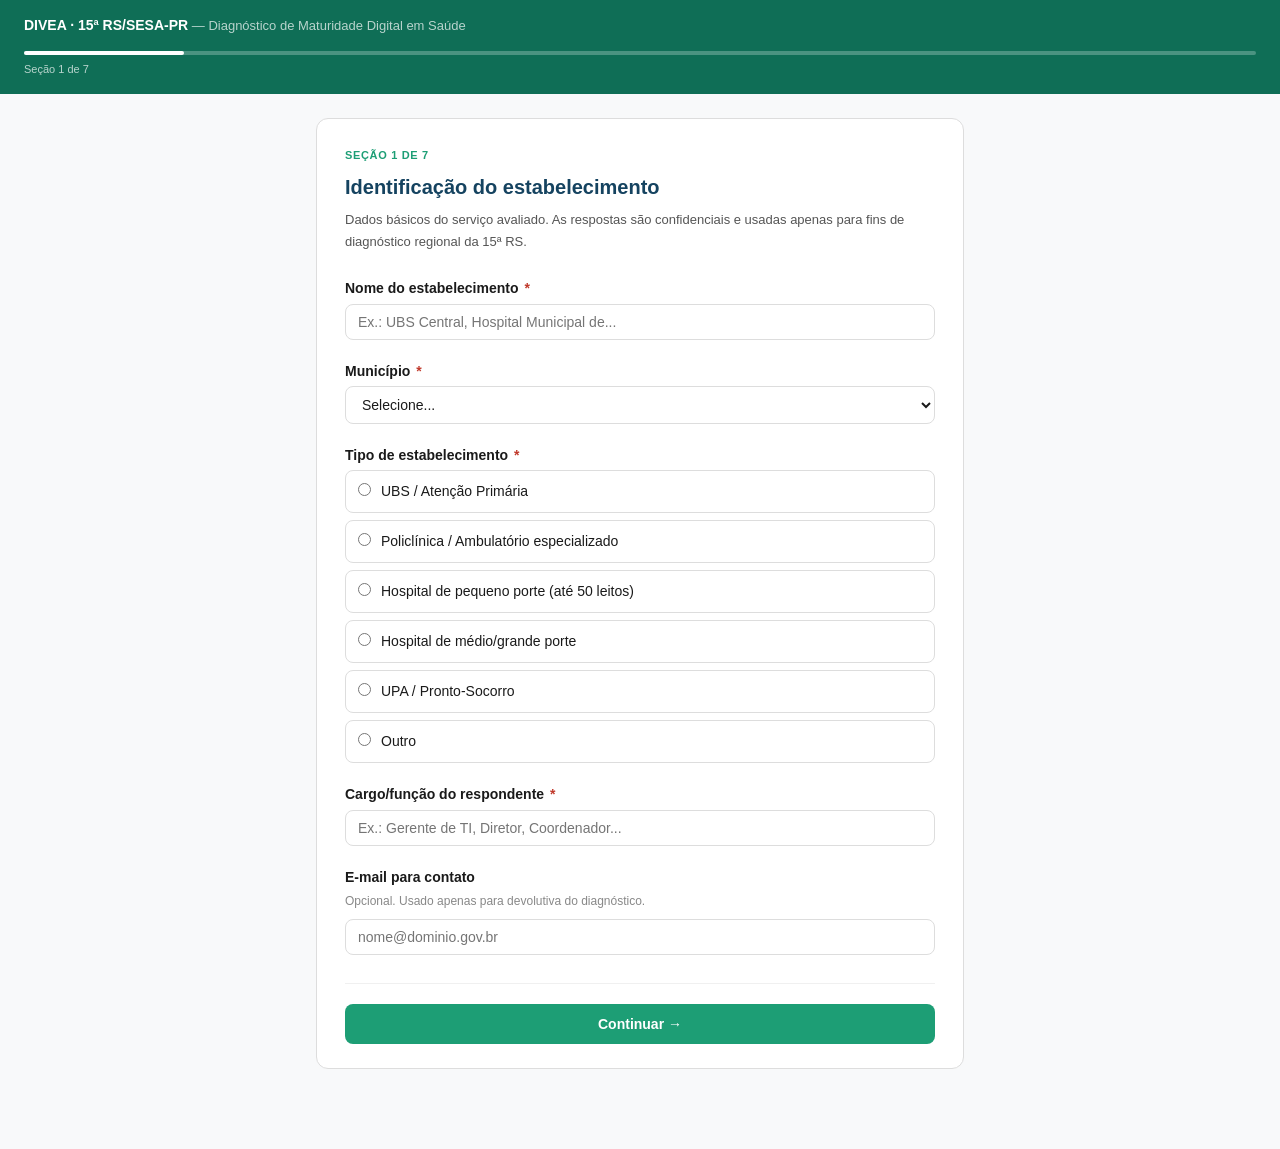
<file: docs/forms/maturidade.html>
<!DOCTYPE html>
<html lang="pt-BR">
<head>
  <meta charset="UTF-8">
  <meta name="viewport" content="width=device-width, initial-scale=1.0">
  <title>Diagnóstico de Maturidade Digital — 15ª RS/SESA-PR</title>
  <meta name="description" content="Formulário de diagnóstico da maturidade digital dos serviços de saúde da 15ª Regional de Saúde de Maringá.">
  <style>
    *, *::before, *::after { box-sizing: border-box; margin: 0; padding: 0; }

    :root {
      --green: #1D9E75;
      --green-dark: #0F6E56;
      --green-light: #E1F5EE;
      --blue: #154360;
      --text: #1a1a1a;
      --text-muted: #555;
      --text-hint: #888;
      --border: #ddd;
      --bg: #f8f9fa;
      --white: #ffffff;
      --red: #C0392B;
      --radius: 8px;
      --radius-lg: 12px;
    }

    body {
      font-family: -apple-system, BlinkMacSystemFont, "Segoe UI", Roboto, sans-serif;
      background: var(--bg);
      color: var(--text);
      font-size: 15px;
      line-height: 1.6;
    }

    /* HEADER */
    .site-header {
      background: var(--green-dark);
      color: white;
      padding: 14px 24px;
      display: flex;
      align-items: center;
      gap: 12px;
      font-size: 13px;
    }
    .site-header strong { font-size: 14px; }
    .site-header span { opacity: 0.7; }

    /* PROGRESS */
    .progress-wrap {
      background: var(--green-dark);
      padding: 0 24px 16px;
    }
    .progress-track {
      height: 4px;
      background: rgba(255,255,255,0.25);
      border-radius: 2px;
    }
    .progress-fill {
      height: 4px;
      background: white;
      border-radius: 2px;
      transition: width 0.4s ease;
      width: 0%;
    }
    .progress-label {
      font-size: 11px;
      color: rgba(255,255,255,0.7);
      margin-top: 6px;
    }

    /* LAYOUT */
    .container {
      max-width: 680px;
      margin: 0 auto;
      padding: 0 16px 80px;
    }

    /* SECTION CARD */
    .section-card {
      background: var(--white);
      border-radius: var(--radius-lg);
      border: 1px solid var(--border);
      padding: 28px 28px 24px;
      margin-top: 24px;
      display: none;
    }
    .section-card.active { display: block; }

    .section-eyebrow {
      font-size: 11px;
      font-weight: 600;
      color: var(--green);
      letter-spacing: 0.06em;
      text-transform: uppercase;
      margin-bottom: 6px;
    }
    .section-title {
      font-size: 20px;
      font-weight: 600;
      color: var(--blue);
      margin-bottom: 6px;
    }
    .section-desc {
      font-size: 13px;
      color: var(--text-muted);
      margin-bottom: 24px;
      line-height: 1.7;
    }

    /* FIELDS */
    .field { margin-bottom: 20px; }
    .field:last-of-type { margin-bottom: 0; }

    .field-label {
      display: block;
      font-size: 14px;
      font-weight: 600;
      color: var(--text);
      margin-bottom: 4px;
    }
    .field-label .req { color: var(--red); margin-left: 2px; }
    .field-hint {
      font-size: 12px;
      color: var(--text-hint);
      margin-bottom: 8px;
      display: block;
    }

    input[type="text"],
    input[type="email"],
    select,
    textarea {
      width: 100%;
      padding: 9px 12px;
      border: 1px solid var(--border);
      border-radius: var(--radius);
      font-size: 14px;
      color: var(--text);
      background: var(--white);
      transition: border-color 0.15s;
      font-family: inherit;
    }
    input[type="text"]:focus,
    input[type="email"]:focus,
    select:focus,
    textarea:focus {
      outline: none;
      border-color: var(--green);
      box-shadow: 0 0 0 3px rgba(29,158,117,0.12);
    }
    textarea { min-height: 90px; resize: vertical; }

    /* RADIO / CHECKBOX OPTIONS */
    .options { display: flex; flex-direction: column; gap: 7px; }
    .option {
      display: flex;
      align-items: flex-start;
      gap: 10px;
      padding: 10px 12px;
      border: 1px solid var(--border);
      border-radius: var(--radius);
      cursor: pointer;
      transition: background 0.12s, border-color 0.12s;
      user-select: none;
    }
    .option:hover { background: var(--green-light); border-color: #a8d9c9; }
    .option input { margin-top: 2px; flex-shrink: 0; accent-color: var(--green); }
    .option span { font-size: 14px; color: var(--text); line-height: 1.5; }
    .option.selected { background: var(--green-light); border-color: var(--green); }

    /* SCALE */
    .scale-wrap { margin-top: 4px; }
    .scale-btns {
      display: flex;
      gap: 6px;
    }
    .scale-btns label {
      flex: 1;
      display: flex;
      flex-direction: column;
      align-items: center;
      gap: 4px;
      cursor: pointer;
    }
    .scale-btns input[type="radio"] { display: none; }
    .scale-num {
      width: 100%;
      padding: 8px 4px;
      text-align: center;
      border: 1px solid var(--border);
      border-radius: var(--radius);
      font-size: 14px;
      font-weight: 600;
      color: var(--text-muted);
      background: var(--white);
      transition: all 0.12s;
    }
    .scale-btns input[type="radio"]:checked + .scale-num {
      background: var(--green-light);
      border-color: var(--green);
      color: var(--green-dark);
    }
    .scale-anchors {
      display: flex;
      justify-content: space-between;
      font-size: 11px;
      color: var(--text-hint);
      margin-top: 6px;
    }

    /* DIVIDER */
    .divider { border: none; border-top: 1px solid #f0f0f0; margin: 20px 0; }

    /* NAV BUTTONS */
    .btn-row {
      display: flex;
      gap: 10px;
      margin-top: 28px;
      padding-top: 20px;
      border-top: 1px solid #f0f0f0;
    }
    .btn-primary {
      flex: 1;
      padding: 12px 20px;
      background: var(--green);
      color: white;
      border: none;
      border-radius: var(--radius);
      font-size: 14px;
      font-weight: 600;
      cursor: pointer;
      transition: background 0.15s;
    }
    .btn-primary:hover { background: var(--green-dark); }
    .btn-primary:disabled { background: #aaa; cursor: not-allowed; }
    .btn-secondary {
      padding: 12px 20px;
      background: transparent;
      color: var(--text-muted);
      border: 1px solid var(--border);
      border-radius: var(--radius);
      font-size: 14px;
      cursor: pointer;
    }
    .btn-secondary:hover { background: var(--bg); }

    /* RESULT */
    .result-score {
      text-align: center;
      padding: 28px 20px;
      background: var(--green-light);
      border-radius: var(--radius-lg);
      margin-bottom: 24px;
    }
    .result-score .num {
      font-size: 56px;
      font-weight: 700;
      color: var(--green);
      line-height: 1;
    }
    .result-score .denom { font-size: 18px; color: var(--text-muted); margin-bottom: 10px; }
    .nivel-pill {
      display: inline-block;
      padding: 5px 18px;
      border-radius: 20px;
      font-size: 14px;
      font-weight: 600;
      margin-top: 8px;
    }
    .dim-row {
      display: flex;
      justify-content: space-between;
      align-items: center;
      padding: 8px 0;
      border-bottom: 1px solid #f0f0f0;
      font-size: 13px;
    }
    .dim-row:last-child { border-bottom: none; }
    .dim-bar-wrap { flex: 1; margin: 0 12px; }
    .dim-bar {
      height: 6px;
      background: #eee;
      border-radius: 3px;
      overflow: hidden;
    }
    .dim-bar-fill {
      height: 6px;
      background: var(--green);
      border-radius: 3px;
      transition: width 0.6s ease;
    }
    .dim-score { font-size: 12px; font-weight: 600; color: var(--green-dark); min-width: 36px; text-align: right; }

    /* LOADING STATE */
    .loading {
      text-align: center;
      padding: 40px;
      color: var(--text-muted);
      font-size: 14px;
    }
    .spinner {
      width: 28px; height: 28px;
      border: 3px solid #ddd;
      border-top-color: var(--green);
      border-radius: 50%;
      animation: spin 0.8s linear infinite;
      margin: 0 auto 12px;
    }
    @keyframes spin { to { transform: rotate(360deg); } }

    /* ERROR */
    .error-msg {
      background: #fdf2f2;
      border: 1px solid #f5c6c6;
      border-radius: var(--radius);
      padding: 12px 16px;
      font-size: 13px;
      color: var(--red);
      margin-top: 12px;
      display: none;
    }

    /* SHARE */
    .share-box {
      background: var(--bg);
      border: 1px solid var(--border);
      border-radius: var(--radius);
      padding: 14px 16px;
      margin-top: 16px;
    }
    .share-box p { font-size: 13px; color: var(--text-muted); margin-bottom: 8px; }
    .copy-url {
      display: flex; gap: 8px;
    }
    .copy-url input {
      flex: 1; font-size: 12px; padding: 7px 10px;
      border: 1px solid var(--border); border-radius: var(--radius);
      background: white; color: var(--text);
    }
    .copy-url button {
      padding: 7px 14px; font-size: 12px; font-weight: 600;
      background: var(--green); color: white; border: none;
      border-radius: var(--radius); cursor: pointer;
    }

    @media (max-width: 500px) {
      .section-card { padding: 20px 16px; }
      .scale-btns { gap: 4px; }
      .scale-num { font-size: 13px; padding: 7px 2px; }
    }
  </style>
</head>
<body>

<header class="site-header">
  <div>
    <strong>DIVEA · 15ª RS/SESA-PR</strong>
    <span> — Diagnóstico de Maturidade Digital em Saúde</span>
  </div>
</header>

<div class="progress-wrap">
  <div class="progress-track">
    <div class="progress-fill" id="prog"></div>
  </div>
  <div class="progress-label" id="prog-label">Seção 1 de 7</div>
</div>

<div class="container">

  <!-- SEÇÃO 1: IDENTIFICAÇÃO -->
  <div class="section-card active" id="s0">
    <div class="section-eyebrow">Seção 1 de 7</div>
    <div class="section-title">Identificação do estabelecimento</div>
    <div class="section-desc">Dados básicos do serviço avaliado. As respostas são confidenciais e usadas apenas para fins de diagnóstico regional da 15ª RS.</div>

    <div class="field">
      <label class="field-label">Nome do estabelecimento <span class="req">*</span></label>
      <input type="text" id="nome_estab" placeholder="Ex.: UBS Central, Hospital Municipal de...">
    </div>
    <div class="field">
      <label class="field-label">Município <span class="req">*</span></label>
      <select id="municipio">
        <option value="">Selecione...</option>
        <option>Ângulo</option>
        <option>Astorga</option>
        <option>Atalaia</option>
        <option>Colorado</option>
        <option>Doutor Camargo</option>
        <option>Floraí</option>
        <option>Floresta</option>
        <option>Flórida</option>
        <option>Iguaraçu</option>
        <option>Itaguajé</option>
        <option>Itambé</option>
        <option>Ivatuba</option>
        <option>Lobato</option>
        <option>Mandaguaçu</option>
        <option>Mandaguari</option>
        <option>Marialva</option>
        <option>Maringá</option>
        <option>Munhoz de Melo</option>
        <option>Nossa Senhora das Graças</option>
        <option>Nova Esperança</option>
        <option>Ourizona</option>
        <option>Paiçandu</option>
        <option>Paranacity</option>
        <option>Presidente Castelo Branco</option>
        <option>Santa Fé</option>
        <option>Santa Inês</option>
        <option>Santo Inácio</option>
        <option>São Jorge do Ivaí</option>
        <option>Sarandi</option>
        <option>Uniflor</option>
      </select>
    </div>
    <div class="field">
      <label class="field-label">Tipo de estabelecimento <span class="req">*</span></label>
      <div class="options" id="tipo-opts">
        <label class="option"><input type="radio" name="tipo" value="UBS / Atenção Primária"><span>UBS / Atenção Primária</span></label>
        <label class="option"><input type="radio" name="tipo" value="Policlínica / Ambulatório especializado"><span>Policlínica / Ambulatório especializado</span></label>
        <label class="option"><input type="radio" name="tipo" value="Hospital de pequeno porte (até 50 leitos)"><span>Hospital de pequeno porte (até 50 leitos)</span></label>
        <label class="option"><input type="radio" name="tipo" value="Hospital de médio/grande porte"><span>Hospital de médio/grande porte</span></label>
        <label class="option"><input type="radio" name="tipo" value="UPA / Pronto-Socorro"><span>UPA / Pronto-Socorro</span></label>
        <label class="option"><input type="radio" name="tipo" value="Outro"><span>Outro</span></label>
      </div>
    </div>
    <div class="field">
      <label class="field-label">Cargo/função do respondente <span class="req">*</span></label>
      <input type="text" id="cargo" placeholder="Ex.: Gerente de TI, Diretor, Coordenador...">
    </div>
    <div class="field">
      <label class="field-label">E-mail para contato</label>
      <span class="field-hint">Opcional. Usado apenas para devolutiva do diagnóstico.</span>
      <input type="email" id="email" placeholder="nome@dominio.gov.br">
    </div>
    <div class="btn-row">
      <button class="btn-primary" onclick="next(0)">Continuar →</button>
    </div>
  </div>

  <!-- SEÇÃO 2: INFRAESTRUTURA -->
  <div class="section-card" id="s1">
    <div class="section-eyebrow">Seção 2 de 7</div>
    <div class="section-title">Infraestrutura tecnológica</div>
    <div class="section-desc">Avalia a base estrutural de conectividade, equipamentos e sistemas disponíveis no estabelecimento.</div>

    <div class="field">
      <label class="field-label">1. O estabelecimento possui acesso à internet? <span class="req">*</span></label>
      <div class="options">
        <label class="option"><input type="radio" name="q_internet" value="Não possui acesso"><span>Não possui acesso</span></label>
        <label class="option"><input type="radio" name="q_internet" value="Acesso parcial (alguns pontos ou instável)"><span>Acesso parcial (alguns pontos ou instável)</span></label>
        <label class="option"><input type="radio" name="q_internet" value="Acesso amplo e estável em todo o estabelecimento"><span>Acesso amplo e estável em todo o estabelecimento</span></label>
      </div>
    </div>
    <hr class="divider">
    <div class="field">
      <label class="field-label">2. Qual o nível de informatização dos processos assistenciais? <span class="req">*</span></label>
      <div class="options">
        <label class="option"><input type="radio" name="q_informatizacao" value="Predominantemente em papel"><span>Predominantemente em papel</span></label>
        <label class="option"><input type="radio" name="q_informatizacao" value="Misto (papel + sistemas parciais)"><span>Misto (papel + sistemas parciais)</span></label>
        <label class="option"><input type="radio" name="q_informatizacao" value="Predominantemente digital, com prontuário eletrônico"><span>Predominantemente digital, com prontuário eletrônico</span></label>
        <label class="option"><input type="radio" name="q_informatizacao" value="Totalmente digital, integrado à RNDS"><span>Totalmente digital, integrado à RNDS</span></label>
      </div>
    </div>
    <hr class="divider">
    <div class="field">
      <label class="field-label">3. Equipamentos disponíveis <span class="req">*</span></label>
      <span class="field-hint">Selecione todos que se aplicam</span>
      <div class="options">
        <label class="option"><input type="checkbox" name="q_equipamentos" value="Computadores em quantidade suficiente"><span>Computadores em quantidade suficiente para a demanda</span></label>
        <label class="option"><input type="checkbox" name="q_equipamentos" value="Tablets ou dispositivos móveis"><span>Tablets ou dispositivos móveis para assistência</span></label>
        <label class="option"><input type="checkbox" name="q_equipamentos" value="Impressoras funcionais"><span>Impressoras funcionais</span></label>
        <label class="option"><input type="checkbox" name="q_equipamentos" value="Servidor local ou nuvem"><span>Servidor local ou armazenamento em nuvem</span></label>
        <label class="option"><input type="checkbox" name="q_equipamentos" value="Nenhum em quantidade adequada"><span>Nenhum dos anteriores em quantidade adequada</span></label>
      </div>
    </div>
    <hr class="divider">
    <div class="field">
      <label class="field-label">4. Existe suporte técnico de TI disponível? <span class="req">*</span></label>
      <div class="options">
        <label class="option"><input type="radio" name="q_suporte" value="Não há suporte disponível"><span>Não há suporte disponível</span></label>
        <label class="option"><input type="radio" name="q_suporte" value="Suporte esporádico via prefeitura"><span>Suporte esporádico ou por demanda via prefeitura</span></label>
        <label class="option"><input type="radio" name="q_suporte" value="Suporte regular com profissional próprio ou contrato"><span>Suporte regular com profissional próprio ou contrato</span></label>
      </div>
    </div>
    <div class="btn-row">
      <button class="btn-secondary" onclick="prev(1)">← Voltar</button>
      <button class="btn-primary" onclick="next(1)">Continuar →</button>
    </div>
  </div>

  <!-- SEÇÃO 3: SISTEMAS -->
  <div class="section-card" id="s2">
    <div class="section-eyebrow">Seção 3 de 7</div>
    <div class="section-title">Sistemas de informação em saúde</div>
    <div class="section-desc">Avalia o uso e a qualidade do registro nos sistemas nacionais e locais.</div>

    <div class="field">
      <label class="field-label">5. Quais sistemas o estabelecimento alimenta regularmente? <span class="req">*</span></label>
      <span class="field-hint">Selecione todos que se aplicam</span>
      <div class="options">
        <label class="option"><input type="checkbox" name="q_sistemas" value="SINAN"><span>SINAN (agravos de notificação)</span></label>
        <label class="option"><input type="checkbox" name="q_sistemas" value="SIM"><span>SIM (declaração de óbito)</span></label>
        <label class="option"><input type="checkbox" name="q_sistemas" value="SINASC"><span>SINASC (nascidos vivos)</span></label>
        <label class="option"><input type="checkbox" name="q_sistemas" value="SISAB / e-SUS APS"><span>SISAB / e-SUS APS</span></label>
        <label class="option"><input type="checkbox" name="q_sistemas" value="PEP hospitalar (Tasy ou similar)"><span>PEP hospitalar (Tasy ou similar)</span></label>
        <label class="option"><input type="checkbox" name="q_sistemas" value="SIVEP-Gripe / e-SUS Notifica"><span>SIVEP-Gripe / e-SUS Notifica</span></label>
        <label class="option"><input type="checkbox" name="q_sistemas" value="RNDS"><span>RNDS (Rede Nacional de Dados em Saúde)</span></label>
        <label class="option"><input type="checkbox" name="q_sistemas" value="SISREG / RegulaSUS"><span>SISREG / RegulaSUS (regulação de vagas)</span></label>
        <label class="option"><input type="checkbox" name="q_sistemas" value="Nenhum de forma sistemática"><span>Nenhum de forma sistemática</span></label>
      </div>
    </div>
    <hr class="divider">
    <div class="field">
      <label class="field-label">6. Com que frequência ocorrem atrasos ou inconsistências no envio de dados? <span class="req">*</span></label>
      <div class="options">
        <label class="option"><input type="radio" name="q_atrasos" value="Frequentemente (falhas recorrentes)"><span>Frequentemente (falhas recorrentes)</span></label>
        <label class="option"><input type="radio" name="q_atrasos" value="Às vezes (eventuais atrasos)"><span>Às vezes (eventuais atrasos)</span></label>
        <label class="option"><input type="radio" name="q_atrasos" value="Raramente (envios em dia)"><span>Raramente (envios em dia)</span></label>
        <label class="option"><input type="radio" name="q_atrasos" value="Nunca (fluxo sistemático e consistente)"><span>Nunca (fluxo sistemático e consistente)</span></label>
      </div>
    </div>
    <hr class="divider">
    <div class="field">
      <label class="field-label">7. Os profissionais receberam capacitação nos sistemas? <span class="req">*</span></label>
      <div class="options">
        <label class="option"><input type="radio" name="q_capacitacao" value="Não receberam capacitação formal"><span>Não receberam capacitação formal</span></label>
        <label class="option"><input type="radio" name="q_capacitacao" value="Capacitação inicial, sem reciclagem periódica"><span>Capacitação inicial, sem reciclagem periódica</span></label>
        <label class="option"><input type="radio" name="q_capacitacao" value="Capacitações periódicas realizadas"><span>Capacitações periódicas realizadas</span></label>
      </div>
    </div>
    <hr class="divider">
    <div class="field">
      <label class="field-label">8. Com que frequência a equipe recebe capacitação em ferramentas digitais? <span class="req">*</span></label>
      <div class="options">
        <label class="option"><input type="radio" name="q_freq_capacitacao" value="Nunca"><span>Nunca</span></label>
        <label class="option"><input type="radio" name="q_freq_capacitacao" value="Raramente (a cada mais de 2 anos)"><span>Raramente (a cada mais de 2 anos)</span></label>
        <label class="option"><input type="radio" name="q_freq_capacitacao" value="Anualmente"><span>Anualmente</span></label>
        <label class="option"><input type="radio" name="q_freq_capacitacao" value="Semestralmente ou mais"><span>Semestralmente ou mais</span></label>
      </div>
    </div>
    <hr class="divider">
    <div class="field">
      <label class="field-label">9. Existe um responsável formal pela agenda de saúde digital no estabelecimento? <span class="req">*</span></label>
      <span class="field-hint">Inclui gestão de problemas como perda de agendamento, horários conflitantes ou falhas nos sistemas</span>
      <div class="options">
        <label class="option"><input type="radio" name="q_responsavel_digital" value="Sim" onclick="document.getElementById('cargo_responsavel_wrap').style.display='block'"><span>Sim, há um profissional designado</span></label>
        <label class="option"><input type="radio" name="q_responsavel_digital" value="Não há responsável formal" onclick="document.getElementById('cargo_responsavel_wrap').style.display='none'"><span>Não há um responsável formal</span></label>
        <label class="option"><input type="radio" name="q_responsavel_digital" value="Responsabilidade compartilhada" onclick="document.getElementById('cargo_responsavel_wrap').style.display='none'"><span>A responsabilidade é compartilhada entre a equipe</span></label>
        <label class="option"><input type="radio" name="q_responsavel_digital" value="Não sei informar" onclick="document.getElementById('cargo_responsavel_wrap').style.display='none'"><span>Não sei informar</span></label>
      </div>
      <div id="cargo_responsavel_wrap" style="display:none; margin-top:10px;">
        <input type="text" id="q_cargo_responsavel" placeholder="Especifique o cargo ou função do responsável...">
      </div>
    </div>
    <div class="btn-row">
      <button class="btn-secondary" onclick="prev(2)">← Voltar</button>
      <button class="btn-primary" onclick="next(2)">Continuar →</button>
    </div>
  </div>

  <!-- SEÇÃO 4: TELESSAÚDE -->
  <div class="section-card" id="s3">
    <div class="section-eyebrow">Seção 4 de 7</div>
    <div class="section-title">Telessaúde e acesso remoto</div>
    <div class="section-desc">Avalia o uso de ferramentas de teleconsulta, telediagnóstico e educação permanente à distância.</div>

    <div class="field">
      <label class="field-label">8. O estabelecimento utiliza alguma modalidade de Telessaúde? <span class="req">*</span></label>
      <span class="field-hint">Selecione todos que se aplicam</span>
      <div class="options">
        <label class="option"><input type="checkbox" name="q_telessaude" value="Teleconsulta"><span>Teleconsulta (consulta médica/especialista remota)</span></label>
        <label class="option"><input type="checkbox" name="q_telessaude" value="Telemonitoramento"><span>Telemonitoramento de pacientes crônicos</span></label>
        <label class="option"><input type="checkbox" name="q_telessaude" value="Teleducação / educação permanente remota"><span>Teleducação / educação permanente remota</span></label>
        <label class="option"><input type="checkbox" name="q_telessaude" value="Telerregulação"><span>Telerregulação (regulação de vagas via sistema)</span></label>
        <label class="option"><input type="checkbox" name="q_telessaude" value="Telediagnóstico"><span>Telediagnóstico (ECG, imagens, etc.)</span></label>
        <label class="option"><input type="checkbox" name="q_telessaude" value="Não utiliza nenhuma modalidade"><span>Não utiliza nenhuma modalidade</span></label>
      </div>
    </div>
    <hr class="divider">
    <div class="field">
      <label class="field-label">9. Qual o principal obstáculo para o uso da Telessaúde? <span class="req">*</span></label>
      <div class="options">
        <label class="option"><input type="radio" name="q_obstaculo_tele" value="Falta de infraestrutura (internet, equipamentos)"><span>Falta de infraestrutura (internet, equipamentos)</span></label>
        <label class="option"><input type="radio" name="q_obstaculo_tele" value="Falta de capacitação dos profissionais"><span>Falta de capacitação dos profissionais</span></label>
        <label class="option"><input type="radio" name="q_obstaculo_tele" value="Fluxos não definidos / sem protocolo institucional"><span>Fluxos não definidos / sem protocolo institucional</span></label>
        <label class="option"><input type="radio" name="q_obstaculo_tele" value="Resistência cultural / baixa adesão da equipe"><span>Resistência cultural / baixa adesão da equipe</span></label>
        <label class="option"><input type="radio" name="q_obstaculo_tele" value="Não há obstáculo relevante"><span>Não há obstáculo relevante</span></label>
        <label class="option"><input type="radio" name="q_obstaculo_tele" value="Não se aplica ao tipo de serviço"><span>Não se aplica ao tipo de serviço</span></label>
      </div>
    </div>
    <hr class="divider">
    <div class="field">
      <label class="field-label">10. A Telessaúde já reduziu encaminhamentos desnecessários? <span class="req">*</span></label>
      <div class="options">
        <label class="option"><input type="radio" name="q_impacto_encaminhamentos" value="Não é possível avaliar / não usa Telessaúde"><span>Não é possível avaliar / não usa Telessaúde</span></label>
        <label class="option"><input type="radio" name="q_impacto_encaminhamentos" value="Pouco ou nenhum impacto percebido"><span>Pouco ou nenhum impacto percebido</span></label>
        <label class="option"><input type="radio" name="q_impacto_encaminhamentos" value="Impacto moderado percebido pela equipe"><span>Impacto moderado percebido pela equipe</span></label>
        <label class="option"><input type="radio" name="q_impacto_encaminhamentos" value="Impacto significativo com redução mensurável"><span>Impacto significativo com redução mensurável de encaminhamentos</span></label>
      </div>
    </div>
    <div class="btn-row">
      <button class="btn-secondary" onclick="prev(3)">← Voltar</button>
      <button class="btn-primary" onclick="next(3)">Continuar →</button>
    </div>
  </div>

  <!-- SEÇÃO 5: GESTÃO -->
  <div class="section-card" id="s4">
    <div class="section-eyebrow">Seção 5 de 7</div>
    <div class="section-title">Gestão da informação e jornada do usuário</div>
    <div class="section-desc">Avalia o uso de dados para gestão e o acompanhamento digital do percurso do paciente na rede.</div>

    <div class="field">
      <label class="field-label">11. O serviço utiliza dados para tomada de decisão gerencial? <span class="req">*</span></label>
      <div class="options">
        <label class="option"><input type="radio" name="q_uso_dados" value="Não utiliza dados de forma sistemática"><span>Não utiliza dados de forma sistemática</span></label>
        <label class="option"><input type="radio" name="q_uso_dados" value="Utiliza dados esporadicamente, sem rotina definida"><span>Utiliza dados esporadicamente, sem rotina definida</span></label>
        <label class="option"><input type="radio" name="q_uso_dados" value="Dados analisados periodicamente em reuniões de gestão"><span>Dados analisados periodicamente em reuniões de gestão</span></label>
        <label class="option"><input type="radio" name="q_uso_dados" value="Painel/dashboard com indicadores monitorados em tempo real"><span>Possui painel/dashboard com indicadores monitorados em tempo real</span></label>
      </div>
    </div>
    <hr class="divider">
    <div class="field">
      <label class="field-label">12. O paciente tem acesso digital ao seu histórico? <span class="req">*</span></label>
      <div class="options">
        <label class="option"><input type="radio" name="q_acesso_paciente" value="Não há acesso digital para o paciente"><span>Não há acesso digital para o paciente</span></label>
        <label class="option"><input type="radio" name="q_acesso_paciente" value="Acesso parcial (alguns documentos digitalizados)"><span>Acesso parcial (alguns documentos digitalizados)</span></label>
        <label class="option"><input type="radio" name="q_acesso_paciente" value="Acesso via Conecte SUS ou app municipal"><span>Acesso via Conecte SUS ou app municipal</span></label>
        <label class="option"><input type="radio" name="q_acesso_paciente" value="Acesso completo integrado à RNDS"><span>Acesso completo integrado à RNDS</span></label>
      </div>
    </div>
    <hr class="divider">
    <div class="field">
      <label class="field-label">13. Existe comunicação digital com o paciente? <span class="req">*</span></label>
      <span class="field-hint">Agendamento, lembretes, resultados. Selecione todos que se aplicam</span>
      <div class="options">
        <label class="option"><input type="checkbox" name="q_comunicacao" value="SMS ou WhatsApp para lembretes"><span>Envio de SMS ou WhatsApp para lembretes de consulta</span></label>
        <label class="option"><input type="checkbox" name="q_comunicacao" value="Aplicativo próprio ou municipal"><span>Aplicativo próprio ou municipal</span></label>
        <label class="option"><input type="checkbox" name="q_comunicacao" value="Portal de agendamento online"><span>Portal de agendamento online</span></label>
        <label class="option"><input type="checkbox" name="q_comunicacao" value="Entrega digital de resultados de exames"><span>Entrega digital de resultados de exames</span></label>
        <label class="option"><input type="checkbox" name="q_comunicacao" value="Nenhuma comunicação digital"><span>Nenhuma comunicação digital com o paciente</span></label>
      </div>
    </div>
    <hr class="divider">
    <div class="field">
      <label class="field-label">14. O Programa Agora Tem Especialistas / SUS Digital é utilizado no município? <span class="req">*</span></label>
      <div class="options">
        <label class="option"><input type="radio" name="q_agora_especialistas" value="Não conheço o programa"><span>Não conheço o programa</span></label>
        <label class="option"><input type="radio" name="q_agora_especialistas" value="Conheço, mas o município não aderiu"><span>Conheço, mas o município não aderiu / não usa</span></label>
        <label class="option"><input type="radio" name="q_agora_especialistas" value="Em processo de implantação"><span>Em processo de implantação</span></label>
        <label class="option"><input type="radio" name="q_agora_especialistas" value="Em uso efetivo no município"><span>Em uso efetivo no município</span></label>
      </div>
    </div>
    <hr class="divider">
    <div class="field">
      <label class="field-label">15. Os pacientes apresentam dificuldades para acessar os serviços digitais? <span class="req">*</span></label>
      <div class="options">
        <label class="option"><input type="radio" name="q_dificuldade_paciente" value="Nunca"><span>Nunca</span></label>
        <label class="option"><input type="radio" name="q_dificuldade_paciente" value="Raramente"><span>Raramente</span></label>
        <label class="option"><input type="radio" name="q_dificuldade_paciente" value="Às vezes"><span>Às vezes</span></label>
        <label class="option"><input type="radio" name="q_dificuldade_paciente" value="Sempre"><span>Sempre</span></label>
      </div>
    </div>
    <hr class="divider">
    <div class="field">
      <label class="field-label">16. O estabelecimento possui política ou protocolo de proteção de dados pessoais (LGPD)? <span class="req">*</span></label>
      <div class="options">
        <label class="option"><input type="radio" name="q_lgpd" value="Não possui"><span>Não possui</span></label>
        <label class="option"><input type="radio" name="q_lgpd" value="Em elaboração"><span>Em elaboração</span></label>
        <label class="option"><input type="radio" name="q_lgpd" value="Parcialmente implantado"><span>Parcialmente implantado</span></label>
        <label class="option"><input type="radio" name="q_lgpd" value="Formalmente implantado"><span>Formalmente implantado</span></label>
      </div>
    </div>
    <hr class="divider">
    <div class="field">
      <label class="field-label">17. Existe controle de acesso aos sistemas por login individual? <span class="req">*</span></label>
      <div class="options">
        <label class="option"><input type="radio" name="q_controle_acesso" value="Login individual sem compartilhamento de senhas"><span>Todos os profissionais têm login individual e não há compartilhamento de senhas</span></label>
        <label class="option"><input type="radio" name="q_controle_acesso" value="Login individual com compartilhamento de senhas"><span>Todos têm login individual, mas ocorre compartilhamento de senhas</span></label>
        <label class="option"><input type="radio" name="q_controle_acesso" value="Apenas parte dos profissionais tem login individual"><span>Apenas parte dos profissionais tem login individual</span></label>
        <label class="option"><input type="radio" name="q_controle_acesso" value="Sem controle formal de acesso"><span>Não há controle formal de acesso por login e senha</span></label>
      </div>
    </div>
    <hr class="divider">
    <div class="field">
      <label class="field-label">18. Os sistemas do estabelecimento compartilham informações automaticamente com outros serviços de saúde (interoperabilidade)? <span class="req">*</span></label>
      <div class="options">
        <label class="option"><input type="radio" name="q_interoperabilidade" value="Sim, com todos os serviços da rede" onclick="document.getElementById('interop_wrap').style.display='block'"><span>Sim, com todos os serviços da rede</span></label>
        <label class="option"><input type="radio" name="q_interoperabilidade" value="Sim, mas apenas com alguns serviços" onclick="document.getElementById('interop_wrap').style.display='block'"><span>Sim, mas apenas com alguns serviços</span></label>
        <label class="option"><input type="radio" name="q_interoperabilidade" value="Não" onclick="document.getElementById('interop_wrap').style.display='none'"><span>Não</span></label>
        <label class="option"><input type="radio" name="q_interoperabilidade" value="Não sei informar" onclick="document.getElementById('interop_wrap').style.display='none'"><span>Não sei informar</span></label>
      </div>
      <div id="interop_wrap" style="display:none; margin-top:12px;">
        <span class="field-hint">Com quais serviços ocorre o compartilhamento? (selecione todos que se aplicam)</span>
        <div class="options" style="margin-top:6px;">
          <label class="option"><input type="checkbox" name="q_interop_servicos" value="UBS e Atenção Primária"><span>UBS e Atenção Primária</span></label>
          <label class="option"><input type="checkbox" name="q_interop_servicos" value="UPA / Pronto-Socorro"><span>UPA / Pronto-Socorro</span></label>
          <label class="option"><input type="checkbox" name="q_interop_servicos" value="Hospital municipal"><span>Hospital municipal</span></label>
          <label class="option"><input type="checkbox" name="q_interop_servicos" value="Hospital estadual"><span>Hospital estadual</span></label>
          <label class="option"><input type="checkbox" name="q_interop_servicos" value="Hospitais privados"><span>Hospitais privados</span></label>
          <label class="option"><input type="checkbox" name="q_interop_servicos" value="RNDS (Rede Nacional de Dados em Saúde)"><span>RNDS (Rede Nacional de Dados em Saúde)</span></label>
        </div>
      </div>
    </div>
    <div class="btn-row">
      <button class="btn-secondary" onclick="prev(4)">← Voltar</button>
      <button class="btn-primary" onclick="next(4)">Continuar →</button>
    </div>
  </div>

  <!-- SEÇÃO 6: ORGANIZACIONAL -->
  <div class="section-card" id="s5">
    <div class="section-eyebrow">Seção 6 de 7</div>
    <div class="section-title">Dimensão humana e organizacional</div>
    <div class="section-desc">Avalia capacidade técnica da equipe, governança e cultura institucional para a transformação digital.</div>

    <div class="field">
      <label class="field-label">19. Como você avalia a cultura organizacional e o apoio da gestão para a transformação digital? <span class="req">*</span></label>
      <div class="options">
        <label class="option"><input type="radio" name="q_cultura" value="1"><span><strong>Muito baixa</strong> — há resistência às mudanças e pouco incentivo à adoção de tecnologias</span></label>
        <label class="option"><input type="radio" name="q_cultura" value="2"><span><strong>Baixa</strong> — o apoio à transformação digital é limitado</span></label>
        <label class="option"><input type="radio" name="q_cultura" value="3"><span><strong>Média</strong> — existem iniciativas pontuais, mas ainda com desafios para sua consolidação</span></label>
        <label class="option"><input type="radio" name="q_cultura" value="4"><span><strong>Alta</strong> — a unidade incentiva e apoia a adoção de tecnologias digitais</span></label>
        <label class="option"><input type="radio" name="q_cultura" value="5"><span><strong>Muito alta</strong> — a transformação digital é valorizada e incorporada à cultura da organização</span></label>
      </div>
    </div>
    <hr class="divider">
    <div class="field">
      <label class="field-label">16. Existe planejamento formal para transformação digital? <span class="req">*</span></label>
      <div class="options">
        <label class="option"><input type="radio" name="q_planejamento" value="Não existe planejamento"><span>Não existe planejamento</span></label>
        <label class="option"><input type="radio" name="q_planejamento" value="Discussões informais, sem documento formal"><span>Discussões informais, sem documento formal</span></label>
        <label class="option"><input type="radio" name="q_planejamento" value="Plano formal definido, em execução parcial"><span>Plano formal definido, em execução parcial</span></label>
        <label class="option"><input type="radio" name="q_planejamento" value="Plano formalizado com metas, responsáveis e acompanhamento"><span>Plano formalizado com metas, responsáveis e acompanhamento</span></label>
      </div>
    </div>
    <hr class="divider">
    <div class="field">
      <label class="field-label">21. Qual é o nível de letramento digital dos profissionais de saúde do serviço? <span class="req">*</span></label>
      <span class="field-hint">Letramento digital = capacidade de usar computadores, sistemas e aplicativos no dia a dia — prontuário eletrônico, sistemas de informação, e-mail, planilhas, videochamadas, etc.</span>
      <div class="options">
        <label class="option"><input type="radio" name="q_letramento" value="1"><span><strong>Baixo</strong> — a maioria apresenta dificuldades frequentes no uso de computadores e sistemas digitais</span></label>
        <label class="option"><input type="radio" name="q_letramento" value="3"><span><strong>Médio</strong> — a maioria usa prontuário eletrônico e sistemas rotineiros, mas precisa de suporte para funções mais complexas</span></label>
        <label class="option"><input type="radio" name="q_letramento" value="4"><span><strong>Alto</strong> — a maioria usa ferramentas digitais com autonomia e se adapta a novas tecnologias</span></label>
        <label class="option"><input type="radio" name="q_letramento" value="5"><span><strong>Muito alto</strong> — além do uso autônomo, os profissionais apoiam colegas e contribuem para implementação de soluções digitais</span></label>
      </div>
    </div>
    <hr class="divider">
    <div class="field">
      <label class="field-label">18. Existem parcerias institucionais que apoiam a transformação digital? <span class="req">*</span></label>
      <span class="field-hint">Selecione todos que se aplicam</span>
      <div class="options">
        <label class="option"><input type="checkbox" name="q_parcerias" value="Universidade / instituição de ensino"><span>Universidade / instituição de ensino</span></label>
        <label class="option"><input type="checkbox" name="q_parcerias" value="Consórcios intermunicipais (CISAM/AMUSEP)"><span>Consórcios intermunicipais (CISAM/AMUSEP)</span></label>
        <label class="option"><input type="checkbox" name="q_parcerias" value="SESA-PR / 15ª RS"><span>SESA-PR / 15ª Regional de Saúde</span></label>
        <label class="option"><input type="checkbox" name="q_parcerias" value="Setor privado / startups de saúde"><span>Setor privado / startups de saúde</span></label>
        <label class="option"><input type="checkbox" name="q_parcerias" value="Nenhuma parceria identificada"><span>Nenhuma parceria identificada</span></label>
      </div>
    </div>
    <div class="btn-row">
      <button class="btn-secondary" onclick="prev(5)">← Voltar</button>
      <button class="btn-primary" onclick="next(5)">Continuar →</button>
    </div>
  </div>

  <!-- SEÇÃO 7: QUALITATIVA -->
  <div class="section-card" id="s6">
    <div class="section-eyebrow">Seção 7 de 7</div>
    <div class="section-title">Potencialidades e contexto local</div>
    <div class="section-desc">Espaço para registrar percepções qualitativas que complementam os dados estruturados acima.</div>

    <div class="field">
      <label class="field-label">19. Quais são os maiores desafios para a transformação digital no seu serviço? <span class="req">*</span></label>
      <textarea id="q_desafios" placeholder="Ex.: falta de internet estável, ausência de profissional de TI, rotatividade de pessoal..."></textarea>
    </div>
    <div class="field">
      <label class="field-label">20. Quais potencialidades ou iniciativas locais podem impulsionar a saúde digital? <span class="req">*</span></label>
      <textarea id="q_potencialidades" placeholder="Ex.: parceria com UEM, projeto piloto de teleconsulta, digitalização de prontuários..."></textarea>
    </div>
    <div class="field">
      <label class="field-label">21. Já houve alguma ação da 15ª Regional de Saúde sobre saúde digital voltada ao seu serviço? <span class="req">*</span></label>
      <span class="field-hint">Ex.: oficina, capacitação, visita técnica, orientação sobre sistemas, divulgação de programas como SUS Digital ou Agora Tem Especialistas</span>
      <div class="options">
        <label class="option"><input type="radio" name="q_acao_15rs" value="Sim"><span>Sim</span></label>
        <label class="option"><input type="radio" name="q_acao_15rs" value="Não"><span>Não</span></label>
        <label class="option"><input type="radio" name="q_acao_15rs" value="Não sei"><span>Não sei</span></label>
      </div>
    </div>
    <div class="field">
      <label class="field-label">22. O serviço teria interesse em receber apoio ou capacitação da 15ª RS sobre saúde digital? <span class="req">*</span></label>
      <div class="options">
        <label class="option"><input type="radio" name="q_interesse_15rs" value="Sim"><span>Sim</span></label>
        <label class="option"><input type="radio" name="q_interesse_15rs" value="Não"><span>Não</span></label>
        <label class="option"><input type="radio" name="q_interesse_15rs" value="Talvez"><span>Talvez</span></label>
      </div>
    </div>
    <div class="field">
      <label class="field-label">23. Há alguma necessidade prioritária não contemplada acima?</label>
      <span class="field-hint">Opcional</span>
      <textarea id="q_outras" placeholder="Registre aqui qualquer aspecto que considere importante..."></textarea>
    </div>

    <div class="error-msg" id="error-msg">Preencha os campos obrigatórios antes de enviar.</div>

    <div class="btn-row">
      <button class="btn-secondary" onclick="prev(6)">← Voltar</button>
      <button class="btn-primary" id="btn-submit" onclick="submeter()">Enviar diagnóstico</button>
    </div>
  </div>

  <!-- ENVIANDO -->
  <div class="section-card" id="s-loading">
    <div class="loading">
      <div class="spinner"></div>
      Enviando respostas...
    </div>
  </div>

  <!-- CONFIRMAÇÃO -->
  <div class="section-card" id="s-result">
    <div class="section-eyebrow">Diagnóstico enviado</div>
    <div class="section-title">Obrigado pela participação!</div>

    <div class="result-score">
      <div style="font-size:40px; line-height:1;">✓</div>
      <p style="font-size:14px; color:#444; margin-top:12px; line-height:1.6;">
        Suas respostas foram registradas com sucesso e serão usadas para o diagnóstico de maturidade digital da 15ª Regional de Saúde de Maringá.
      </p>
    </div>

    <p style="font-size:13px; color:#777; text-align:center;">
      Em caso de dúvidas, entre em contato com a Seção de Vigilância Epidemiológica da 15ª RS.
    </p>

    <div class="btn-row">
      <button class="btn-secondary" onclick="reiniciar()">Preencher novo formulário</button>
    </div>
  </div>

</div>

<script>
// ============================================================
// CONFIGURAÇÃO — substitua pela URL do seu Apps Script após o deploy
// ============================================================
const SCRIPT_URL = "https://script.google.com/macros/s/AKfycbwGxkuXh7QoiY4rsK_IDcHy-p4P_SRcdqfM4X5bVyXC3VC2IBdVz83HmZyhmtwZ-2vC/exec";
// ============================================================

const TOTAL = 7;
let currentSection = 0;

function updateProgress(n) {
  const pct = Math.round(((n + 1) / (TOTAL + 1)) * 100);
  document.getElementById('prog').style.width = pct + '%';
  document.getElementById('prog-label').textContent = n < TOTAL
    ? `Seção ${n + 1} de ${TOTAL}`
    : 'Concluído';
}

function showSection(id) {
  document.querySelectorAll('.section-card').forEach(s => s.classList.remove('active'));
  document.getElementById(id).classList.add('active');
  window.scrollTo({ top: 0, behavior: 'smooth' });
}

function next(n) {
  currentSection = n + 1;
  updateProgress(currentSection);
  showSection('s' + currentSection);
}

function prev(n) {
  currentSection = n - 1;
  updateProgress(currentSection);
  showSection('s' + currentSection);
}

function getRadio(name) {
  const el = document.querySelector(`input[name="${name}"]:checked`);
  return el ? el.value : null;
}

function getCheckboxes(name) {
  return [...document.querySelectorAll(`input[name="${name}"]:checked`)].map(e => e.value);
}

function calcScore() {
  // Infraestrutura (max 7)
  const internet = { "Não possui acesso": 0, "Acesso parcial (alguns pontos ou instável)": 1, "Acesso amplo e estável em todo o estabelecimento": 2 };
  const inform = { "Predominantemente em papel": 0, "Misto (papel + sistemas parciais)": 1, "Predominantemente digital, com prontuário eletrônico": 2, "Totalmente digital, integrado à RNDS": 3 };
  const suporte = { "Não há suporte disponível": 0, "Suporte esporádico via prefeitura": 1, "Suporte regular com profissional próprio ou contrato": 2 };
  const s1 = (internet[getRadio('q_internet')] || 0) + (inform[getRadio('q_informatizacao')] || 0) + (suporte[getRadio('q_suporte')] || 0);

  // Sistemas (max 5)
  const atrasos = { "Frequentemente (falhas recorrentes)": 0, "Às vezes (eventuais atrasos)": 1, "Raramente (envios em dia)": 2, "Nunca (fluxo sistemático e consistente)": 3 };
  const cap = { "Não receberam capacitação formal": 0, "Capacitação inicial, sem reciclagem periódica": 1, "Capacitações periódicas realizadas": 2 };
  const s2 = (atrasos[getRadio('q_atrasos')] || 0) + (cap[getRadio('q_capacitacao')] || 0);

  // Telessaúde (max 3)
  const impacto = { "Não é possível avaliar / não usa Telessaúde": 0, "Pouco ou nenhum impacto percebido": 1, "Impacto moderado percebido pela equipe": 2, "Impacto significativo com redução mensurável": 3 };
  const s3 = impacto[getRadio('q_impacto_encaminhamentos')] || 0;

  // Gestão (max 5)
  const uso = { "Não utiliza dados de forma sistemática": 0, "Utiliza dados esporadicamente, sem rotina definida": 1, "Dados analisados periodicamente em reuniões de gestão": 2, "Painel/dashboard com indicadores monitorados em tempo real": 3 };
  const acesso = { "Não há acesso digital para o paciente": 0, "Acesso parcial (alguns documentos digitalizados)": 1, "Acesso via Conecte SUS ou app municipal": 2, "Acesso completo integrado à RNDS": 2 };
  const s4 = (uso[getRadio('q_uso_dados')] || 0) + (acesso[getRadio('q_acesso_paciente')] || 0);

  // Organizacional (max 4)
  const cult = parseInt(getRadio('q_cultura') || 1);
  const plan = { "Não existe planejamento": 0, "Discussões informais, sem documento formal": 1, "Plano formal definido, em execução parcial": 2, "Plano formalizado com metas, responsáveis e acompanhamento": 3 };
  const s5 = Math.round((cult - 1) * 0.5) + (plan[getRadio('q_planejamento')] || 0);

  const total = s1 + s2 + s3 + s4 + s5;
  const max = 24;

  let nivel, cor;
  if (total <= 6)       { nivel = "Inicial";           cor = "#E24B4A"; }
  else if (total <= 12) { nivel = "Em desenvolvimento"; cor = "#BA7517"; }
  else if (total <= 18) { nivel = "Intermediário";      cor = "#1D9E75"; }
  else                  { nivel = "Avançado";           cor = "#0F6E56"; }

  return { total, max, nivel, cor, dims: [
    { label: "Infraestrutura",      score: s1, max: 7 },
    { label: "Sistemas de informação", score: s2, max: 5 },
    { label: "Telessaúde",          score: s3, max: 3 },
    { label: "Gestão / jornada",    score: s4, max: 5 },
    { label: "Humana/organizacional", score: s5, max: 4 },
  ]};
}

function coletarDados() {
  const r = calcScore();
  const respResp = getRadio('q_responsavel_digital');
  const cargoResp = document.getElementById('q_cargo_responsavel');
  return {
    nome_estab: document.getElementById('nome_estab').value,
    municipio: document.getElementById('municipio').value,
    tipo: getRadio('tipo'),
    cargo: document.getElementById('cargo').value,
    email: document.getElementById('email').value,
    // Infraestrutura
    q_internet: getRadio('q_internet'),
    q_informatizacao: getRadio('q_informatizacao'),
    q_equipamentos: getCheckboxes('q_equipamentos'),
    q_suporte: getRadio('q_suporte'),
    // Sistemas
    q_sistemas: getCheckboxes('q_sistemas'),
    q_atrasos: getRadio('q_atrasos'),
    q_capacitacao: getRadio('q_capacitacao'),
    q_freq_capacitacao: getRadio('q_freq_capacitacao'),
    q_responsavel_digital: respResp,
    q_cargo_responsavel: (respResp === 'Sim' && cargoResp) ? cargoResp.value : '',
    // Telessaúde
    q_telessaude: getCheckboxes('q_telessaude'),
    q_obstaculo_tele: getRadio('q_obstaculo_tele'),
    q_impacto_encaminhamentos: getRadio('q_impacto_encaminhamentos'),
    // Gestão
    q_uso_dados: getRadio('q_uso_dados'),
    q_acesso_paciente: getRadio('q_acesso_paciente'),
    q_comunicacao: getCheckboxes('q_comunicacao'),
    q_agora_especialistas: getRadio('q_agora_especialistas'),
    q_dificuldade_paciente: getRadio('q_dificuldade_paciente'),
    q_lgpd: getRadio('q_lgpd'),
    q_controle_acesso: getRadio('q_controle_acesso'),
    q_interoperabilidade: getRadio('q_interoperabilidade'),
    q_interop_servicos: getCheckboxes('q_interop_servicos'),
    // Organizacional
    q_cultura: getRadio('q_cultura'),
    q_planejamento: getRadio('q_planejamento'),
    q_letramento: getRadio('q_letramento'),
    q_parcerias: getCheckboxes('q_parcerias'),
    // Qualitativas
    q_desafios: document.getElementById('q_desafios').value,
    q_potencialidades: document.getElementById('q_potencialidades').value,
    q_acao_15rs: getRadio('q_acao_15rs'),
    q_interesse_15rs: getRadio('q_interesse_15rs'),
    q_outras: document.getElementById('q_outras').value,
    score_total: r.total,
    nivel_maturidade: r.nivel
  };
}

async function submeter() {
  const err = document.getElementById('error-msg');
  const dados = coletarDados();

  if (!dados.q_desafios || !dados.q_potencialidades || !dados.q_acao_15rs || !dados.q_interesse_15rs) {
    err.style.display = 'block';
    return;
  }
  err.style.display = 'none';

  showSection('s-loading');
  updateProgress(7);

  try {
    if (SCRIPT_URL !== "COLE_AQUI_A_URL_DO_APPS_SCRIPT") {
      await fetch(SCRIPT_URL, {
        method: "POST",
        body: JSON.stringify(dados)
      });
    }
  } catch (e) {
    // Falha silenciosa — mostra resultado mesmo assim
    console.warn("Erro ao enviar para o Apps Script:", e);
  }

  mostrarResultado(dados);
}

function mostrarResultado(dados) {
  // O score é calculado em coletarDados() e enviado à planilha,
  // mas não é exibido ao respondente — fica disponível apenas
  // na tabela de respostas para análise da 15ª RS.
  showSection('s-result');
}

function reiniciar() {
  document.querySelectorAll('input[type="radio"], input[type="checkbox"]').forEach(i => i.checked = false);
  document.querySelectorAll('input[type="text"], input[type="email"], select, textarea').forEach(i => i.value = '');
  currentSection = 0;
  updateProgress(0);
  showSection('s0');
}

// Highlight de opções selecionadas
document.addEventListener('change', e => {
  if (e.target.type === 'radio') {
    const group = e.target.closest('.options');
    if (group) {
      group.querySelectorAll('.option').forEach(o => o.classList.remove('selected'));
      e.target.closest('.option').classList.add('selected');
    }
  }
  if (e.target.type === 'checkbox') {
    const opt = e.target.closest('.option');
    if (opt) opt.classList.toggle('selected', e.target.checked);
  }
});

updateProgress(0);
</script>
</body>
</html>
</file>
<file: docs/site_libs/quarto-html/tippy.css>
.tippy-box[data-animation=fade][data-state=hidden]{opacity:0}[data-tippy-root]{max-width:calc(100vw - 10px)}.tippy-box{position:relative;background-color:#333;color:#fff;border-radius:4px;font-size:14px;line-height:1.4;white-space:normal;outline:0;transition-property:transform,visibility,opacity}.tippy-box[data-placement^=top]>.tippy-arrow{bottom:0}.tippy-box[data-placement^=top]>.tippy-arrow:before{bottom:-7px;left:0;border-width:8px 8px 0;border-top-color:initial;transform-origin:center top}.tippy-box[data-placement^=bottom]>.tippy-arrow{top:0}.tippy-box[data-placement^=bottom]>.tippy-arrow:before{top:-7px;left:0;border-width:0 8px 8px;border-bottom-color:initial;transform-origin:center bottom}.tippy-box[data-placement^=left]>.tippy-arrow{right:0}.tippy-box[data-placement^=left]>.tippy-arrow:before{border-width:8px 0 8px 8px;border-left-color:initial;right:-7px;transform-origin:center left}.tippy-box[data-placement^=right]>.tippy-arrow{left:0}.tippy-box[data-placement^=right]>.tippy-arrow:before{left:-7px;border-width:8px 8px 8px 0;border-right-color:initial;transform-origin:center right}.tippy-box[data-inertia][data-state=visible]{transition-timing-function:cubic-bezier(.54,1.5,.38,1.11)}.tippy-arrow{width:16px;height:16px;color:#333}.tippy-arrow:before{content:"";position:absolute;border-color:transparent;border-style:solid}.tippy-content{position:relative;padding:5px 9px;z-index:1}
</file>
<file: docs/site_libs/quarto-html/quarto-syntax-highlighting-2f5df379a58b258e96c21c0638c20c03.css>
/* quarto syntax highlight colors */
:root {
  --quarto-hl-ot-color: #003B4F;
  --quarto-hl-at-color: #657422;
  --quarto-hl-ss-color: #20794D;
  --quarto-hl-an-color: #5E5E5E;
  --quarto-hl-fu-color: #4758AB;
  --quarto-hl-st-color: #20794D;
  --quarto-hl-cf-color: #003B4F;
  --quarto-hl-op-color: #5E5E5E;
  --quarto-hl-er-color: #AD0000;
  --quarto-hl-bn-color: #AD0000;
  --quarto-hl-al-color: #AD0000;
  --quarto-hl-va-color: #111111;
  --quarto-hl-bu-color: inherit;
  --quarto-hl-ex-color: inherit;
  --quarto-hl-pp-color: #AD0000;
  --quarto-hl-in-color: #5E5E5E;
  --quarto-hl-vs-color: #20794D;
  --quarto-hl-wa-color: #5E5E5E;
  --quarto-hl-do-color: #5E5E5E;
  --quarto-hl-im-color: #00769E;
  --quarto-hl-ch-color: #20794D;
  --quarto-hl-dt-color: #AD0000;
  --quarto-hl-fl-color: #AD0000;
  --quarto-hl-co-color: #5E5E5E;
  --quarto-hl-cv-color: #5E5E5E;
  --quarto-hl-cn-color: #8f5902;
  --quarto-hl-sc-color: #5E5E5E;
  --quarto-hl-dv-color: #AD0000;
  --quarto-hl-kw-color: #003B4F;
}

/* other quarto variables */
:root {
  --quarto-font-monospace: SFMono-Regular, Menlo, Monaco, Consolas, "Liberation Mono", "Courier New", monospace;
}

pre > code.sourceCode > span {
  color: #003B4F;
}

code span {
  color: #003B4F;
}

code.sourceCode > span {
  color: #003B4F;
}

div.sourceCode,
div.sourceCode pre.sourceCode {
  color: #003B4F;
}

code span.ot {
  color: #003B4F;
  font-style: inherit;
}

code span.at {
  color: #657422;
  font-style: inherit;
}

code span.ss {
  color: #20794D;
  font-style: inherit;
}

code span.an {
  color: #5E5E5E;
  font-style: inherit;
}

code span.fu {
  color: #4758AB;
  font-style: inherit;
}

code span.st {
  color: #20794D;
  font-style: inherit;
}

code span.cf {
  color: #003B4F;
  font-weight: bold;
  font-style: inherit;
}

code span.op {
  color: #5E5E5E;
  font-style: inherit;
}

code span.er {
  color: #AD0000;
  font-style: inherit;
}

code span.bn {
  color: #AD0000;
  font-style: inherit;
}

code span.al {
  color: #AD0000;
  font-style: inherit;
}

code span.va {
  color: #111111;
  font-style: inherit;
}

code span.bu {
  font-style: inherit;
}

code span.ex {
  font-style: inherit;
}

code span.pp {
  color: #AD0000;
  font-style: inherit;
}

code span.in {
  color: #5E5E5E;
  font-style: inherit;
}

code span.vs {
  color: #20794D;
  font-style: inherit;
}

code span.wa {
  color: #5E5E5E;
  font-style: italic;
}

code span.do {
  color: #5E5E5E;
  font-style: italic;
}

code span.im {
  color: #00769E;
  font-style: inherit;
}

code span.ch {
  color: #20794D;
  font-style: inherit;
}

code span.dt {
  color: #AD0000;
  font-style: inherit;
}

code span.fl {
  color: #AD0000;
  font-style: inherit;
}

code span.co {
  color: #5E5E5E;
  font-style: inherit;
}

code span.cv {
  color: #5E5E5E;
  font-style: italic;
}

code span.cn {
  color: #8f5902;
  font-style: inherit;
}

code span.sc {
  color: #5E5E5E;
  font-style: inherit;
}

code span.dv {
  color: #AD0000;
  font-style: inherit;
}

code span.kw {
  color: #003B4F;
  font-weight: bold;
  font-style: inherit;
}

.prevent-inlining {
  content: "</";
}

/*# sourceMappingURL=35eb38a806ee71ea6d2563be2308c832.css.map */
</file>
<file: docs/site_libs/quarto-html/quarto-syntax-highlighting-dark-b53751a350365c71b6c909e95f209ed1.css>
/* quarto syntax highlight colors */
:root {
  --quarto-hl-al-color: #f07178;
  --quarto-hl-an-color: #d4d0ab;
  --quarto-hl-at-color: #00e0e0;
  --quarto-hl-bn-color: #d4d0ab;
  --quarto-hl-bu-color: #abe338;
  --quarto-hl-ch-color: #abe338;
  --quarto-hl-co-color: #f8f8f2;
  --quarto-hl-cv-color: #ffd700;
  --quarto-hl-cn-color: #ffd700;
  --quarto-hl-cf-color: #ffa07a;
  --quarto-hl-dt-color: #ffa07a;
  --quarto-hl-dv-color: #d4d0ab;
  --quarto-hl-do-color: #f8f8f2;
  --quarto-hl-er-color: #f07178;
  --quarto-hl-ex-color: #00e0e0;
  --quarto-hl-fl-color: #d4d0ab;
  --quarto-hl-fu-color: #ffa07a;
  --quarto-hl-im-color: #abe338;
  --quarto-hl-in-color: #d4d0ab;
  --quarto-hl-kw-color: #ffa07a;
  --quarto-hl-op-color: #ffa07a;
  --quarto-hl-ot-color: #00e0e0;
  --quarto-hl-pp-color: #dcc6e0;
  --quarto-hl-re-color: #00e0e0;
  --quarto-hl-sc-color: #abe338;
  --quarto-hl-ss-color: #abe338;
  --quarto-hl-st-color: #abe338;
  --quarto-hl-va-color: #00e0e0;
  --quarto-hl-vs-color: #abe338;
  --quarto-hl-wa-color: #dcc6e0;
}

/* other quarto variables */
:root {
  --quarto-font-monospace: SFMono-Regular, Menlo, Monaco, Consolas, "Liberation Mono", "Courier New", monospace;
}

code span.al {
  background-color: #2a0f15;
  font-weight: bold;
  color: #f07178;
}

code span.an {
  color: #d4d0ab;
}

code span.at {
  color: #00e0e0;
}

code span.bn {
  color: #d4d0ab;
}

code span.bu {
  color: #abe338;
}

code span.ch {
  color: #abe338;
}

code span.co {
  font-style: italic;
  color: #f8f8f2;
}

code span.cv {
  color: #ffd700;
}

code span.cn {
  color: #ffd700;
}

code span.cf {
  font-weight: bold;
  color: #ffa07a;
}

code span.dt {
  color: #ffa07a;
}

code span.dv {
  color: #d4d0ab;
}

code span.do {
  color: #f8f8f2;
}

code span.er {
  color: #f07178;
  text-decoration: underline;
}

code span.ex {
  font-weight: bold;
  color: #00e0e0;
}

code span.fl {
  color: #d4d0ab;
}

code span.fu {
  color: #ffa07a;
}

code span.im {
  color: #abe338;
}

code span.in {
  color: #d4d0ab;
}

code span.kw {
  font-weight: bold;
  color: #ffa07a;
}

pre > code.sourceCode > span {
  color: #f8f8f2;
}

code span {
  color: #f8f8f2;
}

code.sourceCode > span {
  color: #f8f8f2;
}

div.sourceCode,
div.sourceCode pre.sourceCode {
  color: #f8f8f2;
}

code span.op {
  color: #ffa07a;
}

code span.ot {
  color: #00e0e0;
}

code span.pp {
  color: #dcc6e0;
}

code span.re {
  background-color: #f8f8f2;
  color: #00e0e0;
}

code span.sc {
  color: #abe338;
}

code span.ss {
  color: #abe338;
}

code span.st {
  color: #abe338;
}

code span.va {
  color: #00e0e0;
}

code span.vs {
  color: #abe338;
}

code span.wa {
  color: #dcc6e0;
}

.prevent-inlining {
  content: "</";
}

/*# sourceMappingURL=ef095d06243fb944689b9469f3a5590a.css.map */
</file>
